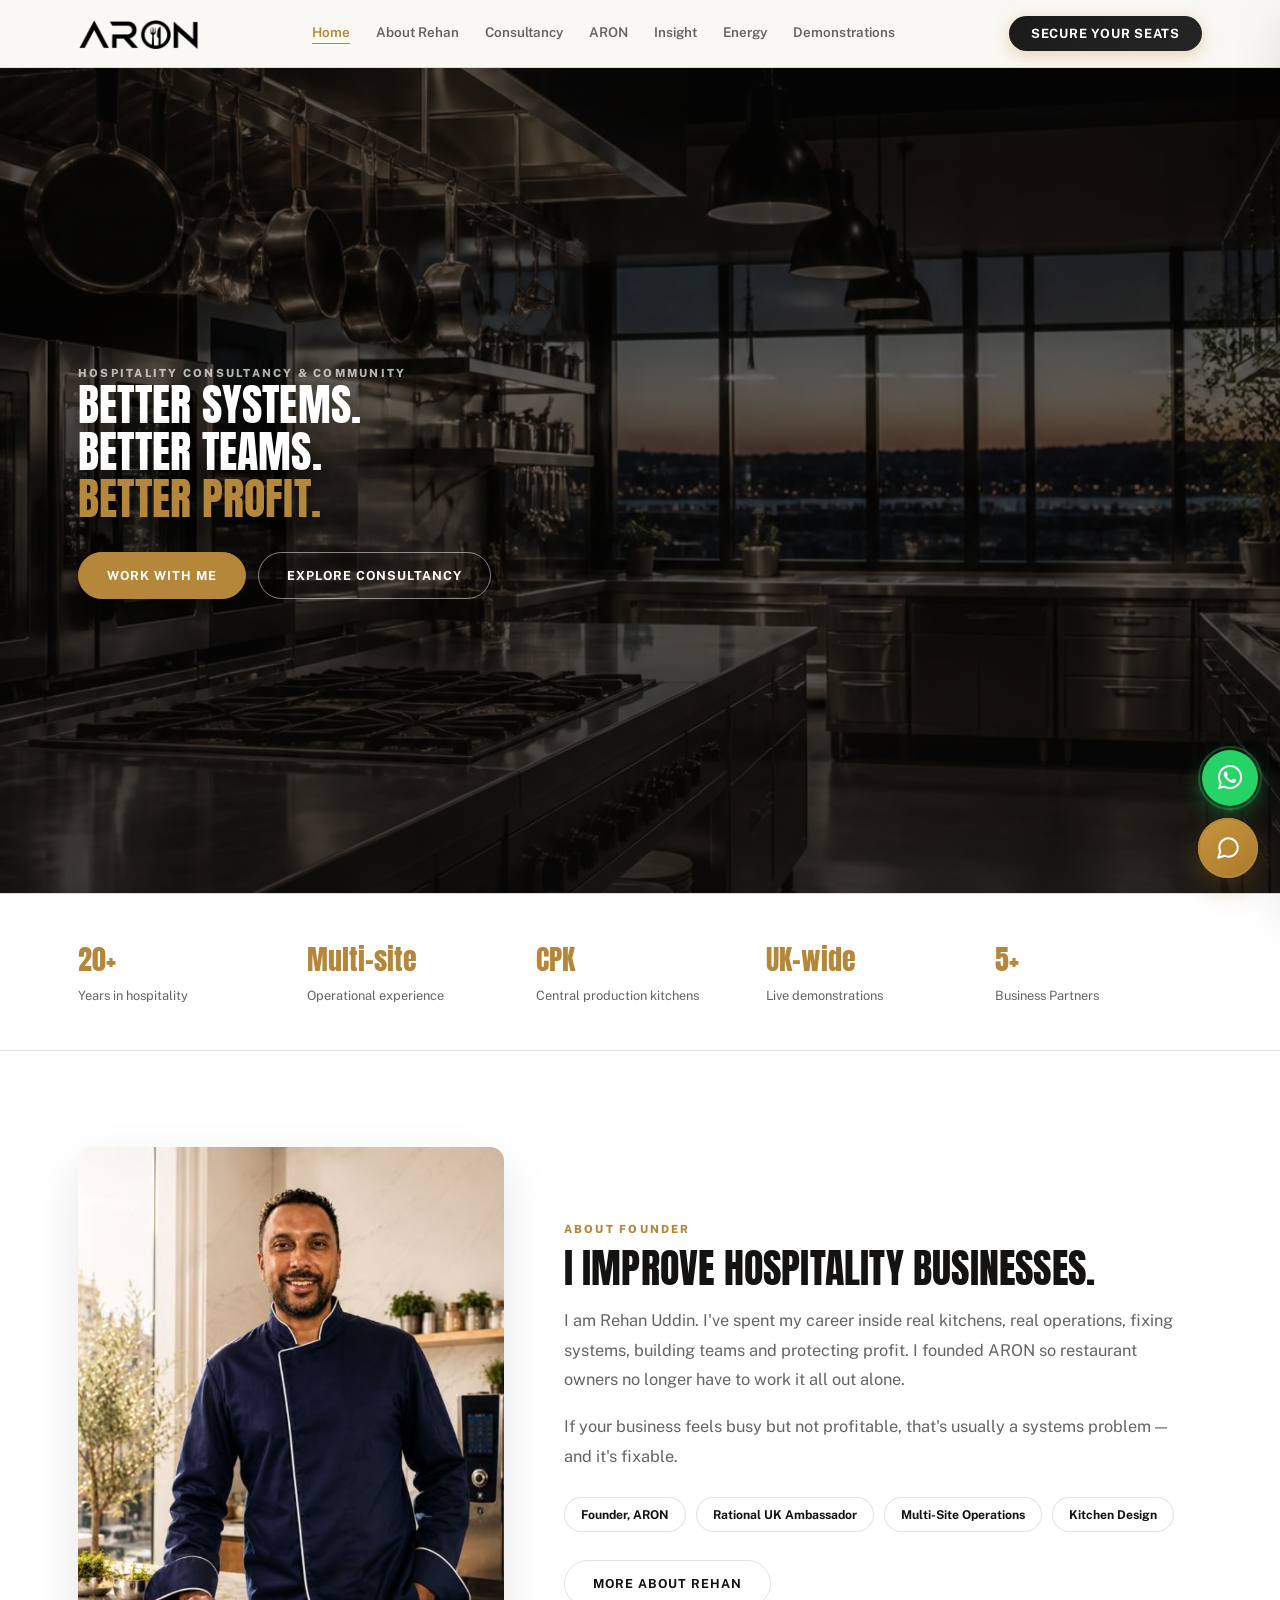
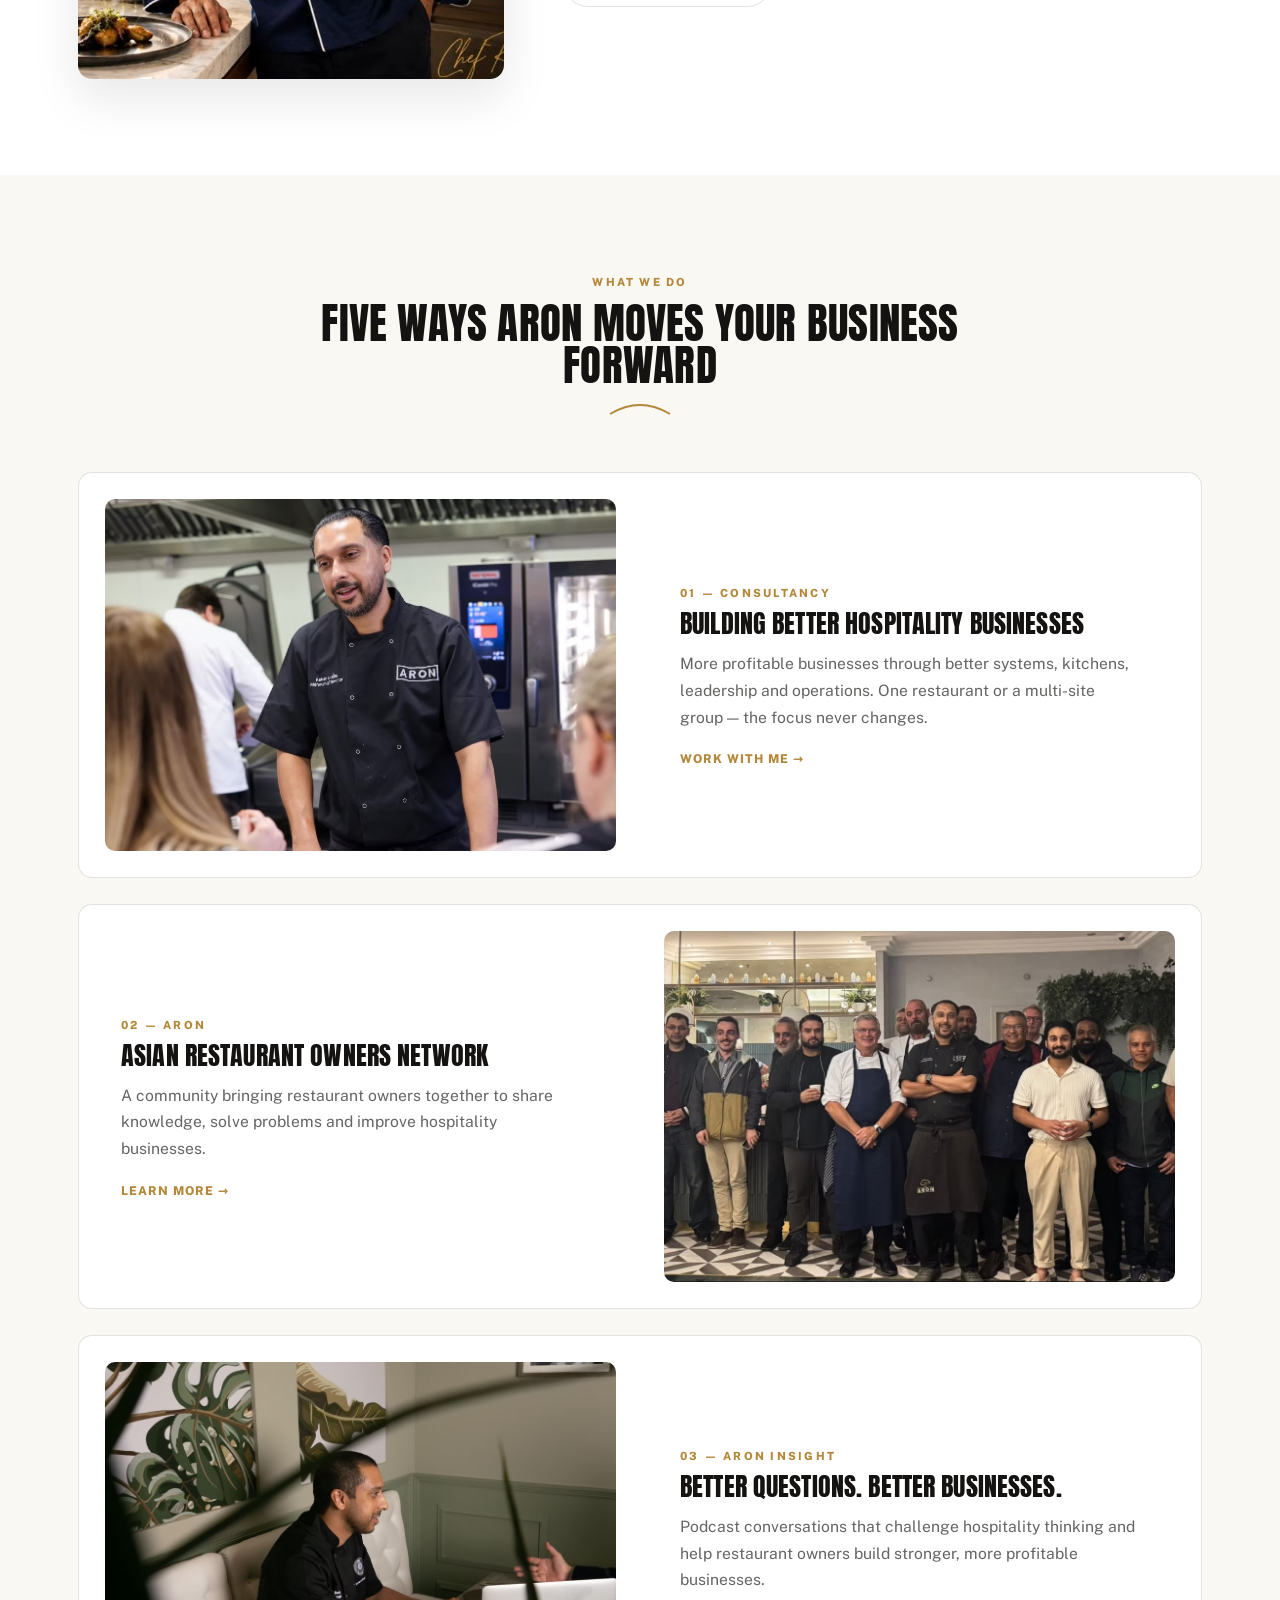
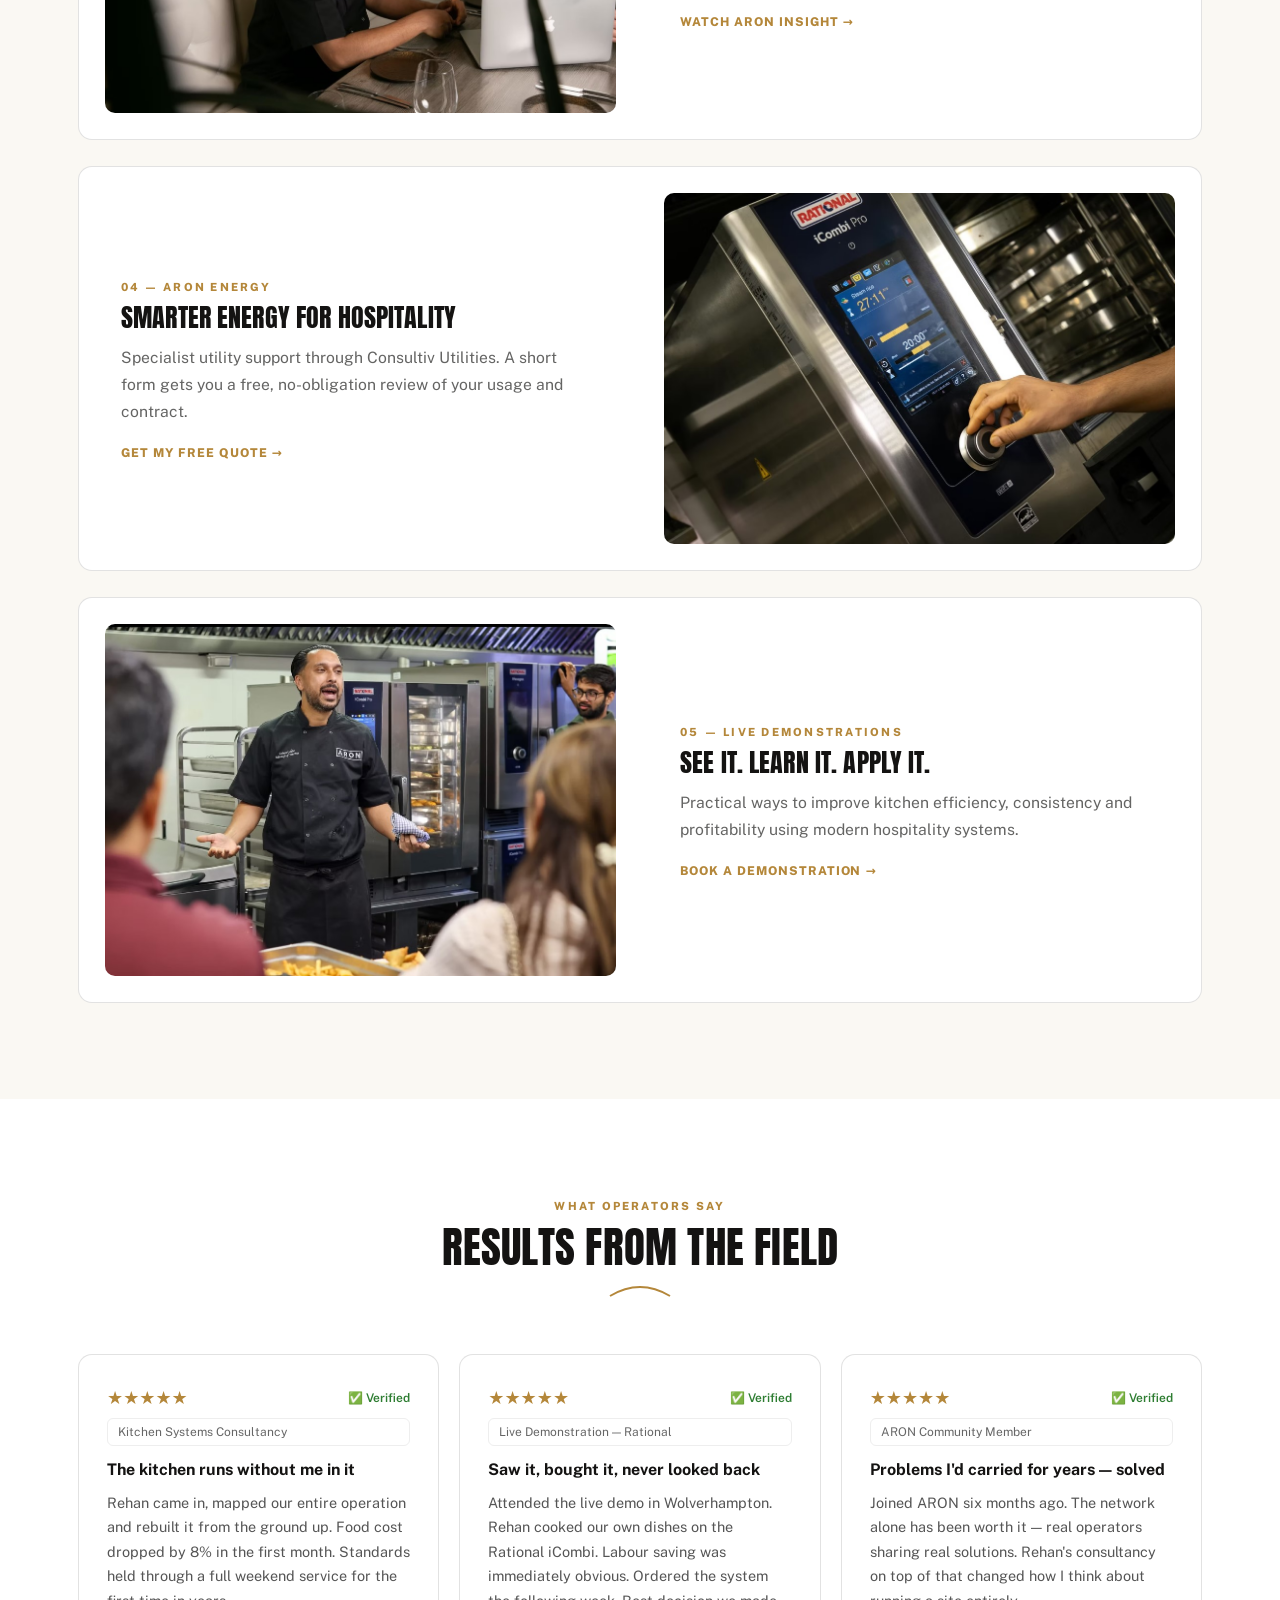
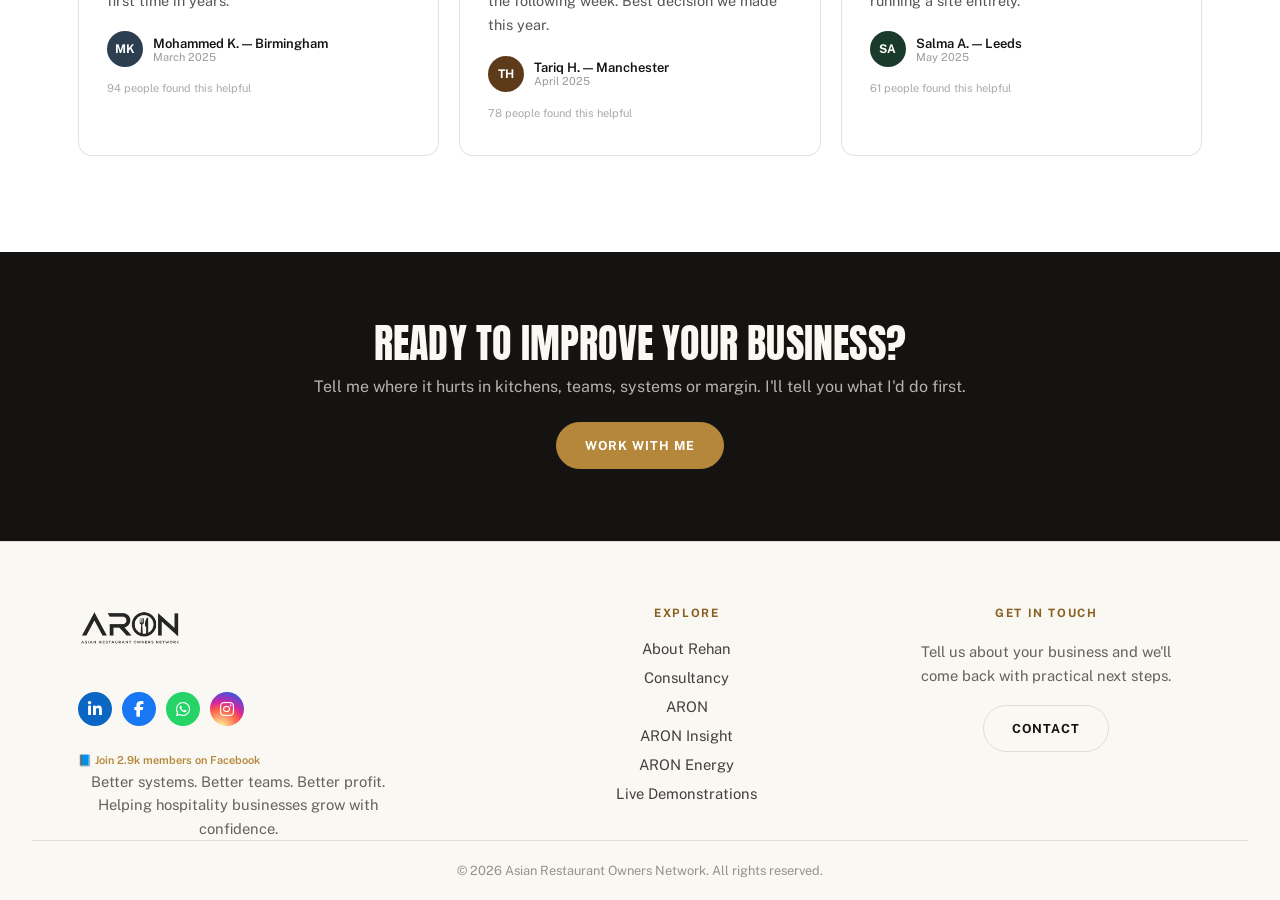
<file: index.html>
<!DOCTYPE html>
<html lang="en">

<head>
  <meta charset="UTF-8">

  <meta name="viewport" content="width=device-width, initial-scale=1.0">

  <title>ARON</title>

  <meta
    name="description"
    content="ARON helps hospitality businesses become more profitable through better kitchen systems, leadership and operations. Consultancy by Rehan Uddin. UK-wide."
  >

  <meta
    property="og:title"
    content="ARON | Hospitality Consultancy & Kitchen Systems — Rehan Uddin"
  >

  <meta
    property="og:description"
    content="ARON helps hospitality businesses become more profitable through better kitchen systems, leadership and operations. Consultancy by Rehan Uddin. UK-wide."
  >

  <meta property="og:type" content="website">

  <meta name="twitter:card" content="summary_large_image">

  <!-- Favicon -->
  <link rel="icon" href="/favicon.ico" sizes="any">
  <link rel="icon" type="image/png" href="/favicon.png">

  <!-- Google Fonts -->
  <link rel="preconnect" href="https://fonts.googleapis.com">
  <link rel="preconnect" href="https://fonts.gstatic.com" crossorigin>

  <link
    href="https://fonts.googleapis.com/css2?family=Anton&family=Public+Sans:wght@400;500;600;700;800&display=swap"
    rel="stylesheet"
  >

  <!-- Font Awesome -->
  <link
    rel="stylesheet"
    href="https://cdnjs.cloudflare.com/ajax/libs/font-awesome/6.5.2/css/all.min.css"
  >

  <!-- Main CSS -->
  <link rel="stylesheet" href="assets/css/styles.css?v=2.0">

  <style>
    /* ✅ ONLY THIS — DELETE ALL OLD DUPLICATE CODE */

.nav-seat-btn {
  display: inline-flex !important;
  align-items: center !important;
  justify-content: center !important;
  background: linear-gradient(145deg, #1a1a1a, #262525) !important;
  color: #ffffff !important;
  padding: 10px 22px !important;
  font-family: "Public Sans", sans-serif !important;
  font-size: 0.8rem !important;
  font-weight: 700 !important;
  text-transform: uppercase !important;
  letter-spacing: 0.06em !important;
  text-decoration: none !important;
  border-radius: 999px !important;
  white-space: nowrap !important;
  cursor: pointer !important;
  box-shadow: 0 4px 16px rgba(180, 135, 58, 0.35) !important;
  animation: secureSeatPulse 2.4s ease-in-out infinite,
             goldBlink 1s ease-in-out infinite !important;
}

.nav-seat-btn:hover {
  background: linear-gradient(145deg, #d8a348, #b88634) !important;
  color: #ffffff !important;
  transform: translateY(-2px) !important;
  box-shadow: 0 8px 24px rgba(180, 135, 58, 0.5) !important;
  text-decoration: none !important;
  animation: none !important;
}

@keyframes secureSeatPulse {
  0%, 100% {
    box-shadow: 0 4px 16px rgba(180, 135, 58, 0.35);
  }
  50% {
    box-shadow: 0 4px 24px rgba(180, 135, 58, 0.7),
                0 0 0 5px rgba(180, 135, 58, 0.18);
  }
}

@keyframes goldBlink {
  0%, 100% { opacity: 1; }
  50%       { opacity: 0.15; }
}
    .whatsapp-float {
      position: fixed !important;
      right: 22px !important;
      bottom: 94px !important;
      width: 56px !important;
      height: 56px !important;
      display: flex !important;
      align-items: center !important;
      justify-content: center !important;
      background: #25D366 !important;
      color: #ffffff !important;
      border-radius: 50% !important;
      font-size: 28px !important;
      text-decoration: none !important;
      z-index: 299 !important;
      box-shadow: 0 8px 22px rgba(37, 211, 102, 0.38) !important;
      transition: transform 0.25s ease, box-shadow 0.25s !important;
    }

    .whatsapp-float:hover {
      color: #ffffff !important;
      transform: translateY(-3px) scale(1.06) !important;
      box-shadow: 0 12px 28px rgba(37, 211, 102, 0.52) !important;
      text-decoration: none !important;
    }

    @media (max-width: 980px) {
      nav {
        display: flex !important;
        align-items: center !important;
        justify-content: space-between !important;
      }
      .nav-seat-btn {
        display: inline-flex !important;
        padding: 7px 14px !important;
        font-size: 0.72rem !important;
        letter-spacing: 0.04em !important;
        margin-left: auto !important;
        margin-right: 12px !important;
      }
      .burger {
        margin-left: 0 !important;
      }
    }

    @media (max-width: 640px) {
      .chat-fab {
        width: 48px !important;
        height: 48px !important;
        right: 16px !important;
        bottom: 16px !important;
      }
      .whatsapp-float {
        width: 48px !important;
        height: 48px !important;
        right: 16px !important;
        bottom: 74px !important;
        font-size: 24px !important;
      }
    }

    @media (max-width: 480px) {
      .nav-seat-btn {
        padding: 6px 10px !important;
        font-size: 0.65rem !important;
        letter-spacing: 0.03em !important;
        margin-right: 8px !important;
      }
    }
  </style>

</head>


<body>


  <!-- =====================================================
       WHATSAPP FLOATING BUTTON
       ===================================================== -->

  <a
    href="https://wa.me/447795161230"
    class="whatsapp-float"
    target="_blank"
    rel="noopener noreferrer"
    aria-label="Chat with ARON on WhatsApp"
    title="Chat with ARON on WhatsApp"
  >
    <i class="fa-brands fa-whatsapp"></i>
  </a>


  <!-- =====================================================
       ANIMATED INTRO
       ===================================================== -->

  <div id="intro">

    <div class="intro-mark">
      <img
        src="assets/images/aron-logo.png"
        alt="ARON"
      >
    </div>

    <div class="intro-line"></div>

    <div class="intro-sub">
      Asian Restaurant Owners Network
    </div>

  </div>


  <!-- =====================================================
       HEADER / NAVIGATION
       ===================================================== -->

  <header>

    <nav>

      <!-- Logo -->

      <a
        href="index.html"
        class="logo"
        aria-label="ARON home"
      >
        <img
          src="assets/images/aron-logo.png"
          alt="ARON"
        >
      </a>


      <!-- Desktop Navigation -->

      <div class="navlinks">

        <a
          href="index.html"
          class="active"
        >
          Home
        </a>

        <a href="about.html">
          About Rehan
        </a>

        <a href="consultancy.html">
          Consultancy
        </a>

        <a href="aron.html">
          ARON
        </a>

        <a href="insight.html">
          Insight
        </a>

        <a
          href="https://consultivutilities.com/"
          target="_blank"
          rel="noopener noreferrer"
        >
          Energy
        </a>

        <a href="live-demonstrations.html">
          Demonstrations
        </a>

      </div>


      <!-- =================================================
           SECURE YOUR SEATS
           ================================================= -->

      <a
        href="live-demonstrations.html"
        class="nav-seat-btn"
        aria-label="Secure your seat at a live demonstration"
      >
        Secure Your Seats
      </a>


      <!-- Mobile Menu Button -->

      <button
        class="burger"
        id="burger"
        aria-label="Open menu"
        type="button"
      >

        <span></span>
        <span></span>
        <span></span>

      </button>

    </nav>

  </header>


  <!-- =====================================================
       MOBILE DRAWER
       ===================================================== -->

  <div
    class="mobile-drawer"
    id="drawer"
  >

    <button
      class="drawer-close"
      id="drawerClose"
      aria-label="Close menu"
      type="button"
    >
      ✕
    </button>


    <nav class="drawer-nav">

      <a
        href="index.html"
        class="active"
      >
        Home
      </a>

      <a href="about.html">
        About Rehan
      </a>

      <a href="consultancy.html">
        Consultancy
      </a>

      <a href="aron.html">
        ARON
      </a>

      <a href="insight.html">
        ARON Insight
      </a>

      <a
        href="https://consultivutilities.com/"
        target="_blank"
        rel="noopener noreferrer"
      >
        ARON Energy
      </a>

      <a href="live-demonstrations.html">
        Live Demonstrations
      </a>

      <a
        href="contact.html"
        class="drawer-cta"
      >
        Contact
      </a>

    </nav>

  </div>


  <div
    class="drawer-overlay"
    id="drawerOverlay"
  ></div>


  <!-- =====================================================
       HERO
       ===================================================== -->

  <section
    class="hero hero-full"
    tabindex="0"
  >

    <img
      class="hero-bg"
      src="assets/images/hero.jpg"
      style="object-position:center center;"
      alt="Modern professional commercial kitchen"
      width="1800"
      height="1100"
    >


    <div class="hero-inner hero-overlay">

      <span class="eyebrow reveal">
        Hospitality Consultancy & Community
      </span>


      <h1 class="reveal reveal-d1">

        Better systems.<br>
        Better teams.<br>

        <span class="accent">
          Better profit.
        </span>

      </h1>


      <div class="hero-ctas reveal reveal-d3">

        <a
          href="contact.html"
          class="btn btn-solid"
        >
          Work With Me
        </a>

        <a
          href="consultancy.html"
          class="btn btn-ghost"
        >
          Explore Consultancy
        </a>

      </div>

    </div>

  </section>


  <!-- =====================================================
       STATS
       ===================================================== -->

  <section class="stats">

    <div class="wrap">

      <div class="stat reveal">

        <span class="num">
          20+
        </span>

        <span class="label">
          Years in hospitality
        </span>

      </div>


      <div class="stat reveal reveal-d1">

        <span class="num">
          Multi-site
        </span>

        <span class="label">
          Operational experience
        </span>

      </div>


      <div class="stat reveal reveal-d2">

        <span class="num">
          CPK
        </span>

        <span class="label">
          Central production kitchens
        </span>

      </div>


      <div class="stat reveal reveal-d3">

        <span class="num">
          UK-wide
        </span>

        <span class="label">
          Live demonstrations
        </span>

      </div>


      <div class="stat reveal reveal-d3">

        <span class="num">
          5+
        </span>

        <span class="label">
          Business Partners
        </span>

      </div>

    </div>

  </section>


  <!-- =====================================================
       ABOUT REHAN
       ===================================================== -->

  <section class="block about alt">

    <div class="wrap">


      <div class="about-photo reveal">

        <img
          src="assets/images/rehan.jpg"
          alt="Rehan Uddin, founder of ARON"
          loading="lazy"
          width="1200"
          height="1500"
          style="object-position:top;"
        >

      </div>


      <div>

        <span class="eyebrow reveal">
          About Founder
        </span>


        <h2 class="reveal reveal-d1">
          I improve hospitality businesses.
        </h2>


        <p class="reveal reveal-d2">
          I am Rehan Uddin. I've spent my career inside real kitchens,
          real operations, fixing systems, building teams and protecting
          profit. I founded ARON so restaurant owners no longer have to
          work it all out alone.
        </p>


        <p class="reveal reveal-d2">
          If your business feels busy but not profitable, that's usually
          a systems problem — and it's fixable.
        </p>


        <div class="credentials reveal reveal-d3">

          <span>
            Founder, ARON
          </span>

          <span>
            Rational UK Ambassador
          </span>

          <span>
            Multi-Site Operations
          </span>

          <span>
            Kitchen Design
          </span>

        </div>


        <div
          style="margin-top:28px"
          class="reveal reveal-d3"
        >

          <a
            href="about.html"
            class="btn btn-ghost"
          >
            More About Rehan
          </a>

        </div>

      </div>

    </div>

  </section>


  <!-- =====================================================
       PILLARS
       ===================================================== -->

  <section class="block">

    <div class="wrap">


      <div class="section-head reveal">

        <span class="eyebrow">
          What We Do
        </span>


        <h2>
          Five ways ARON moves your business forward
        </h2>


        <span class="arc">

          <svg viewBox="0 0 64 14">

            <path
              d="M2 12 Q32 -6 62 12"
              stroke="#b4873a"
              stroke-width="2"
              fill="none"
            />

          </svg>

        </span>

      </div>


      <div class="pillar-rows">


        <!-- 01 -->

        <a
          href="consultancy.html"
          class="pillar-row reveal"
        >

          <div class="pillar-img">

            <img
              src="assets/images/consultancy.jpg"
              alt="Consultancy session in a modern restaurant"
              loading="lazy"
              width="1200"
              height="840"
            >

          </div>


          <div class="pillar-text">

            <span class="eyebrow">
              01 — Consultancy
            </span>


            <h3>
              Building Better Hospitality Businesses
            </h3>


            <p>
              More profitable businesses through better systems,
              kitchens, leadership and operations. One restaurant
              or a multi-site group — the focus never changes.
            </p>


            <span class="go">
              Work With Me →
            </span>

          </div>

        </a>


        <!-- 02 -->

        <a
          href="aron.html"
          class="pillar-row reverse reveal"
        >

          <div class="pillar-img">

            <img
              src="assets/images/aron.jpg"
              alt="Restaurant owners meeting as a community"
              loading="lazy"
              width="1200"
              height="840"
            >

          </div>


          <div class="pillar-text">

            <span class="eyebrow">
              02 — ARON
            </span>


            <h3>
              Asian Restaurant Owners Network
            </h3>


            <p>
              A community bringing restaurant owners together
              to share knowledge, solve problems and improve
              hospitality businesses.
            </p>


            <span class="go">
              Learn More →
            </span>

          </div>

        </a>


        <!-- 03 -->

        <a
          href="insight.html"
          class="pillar-row reveal"
        >

          <div class="pillar-img">

            <img
              src="assets/images/insight.jpg"
              alt="ARON Insight podcast studio"
              loading="lazy"
              width="1200"
              height="840"
            >

          </div>


          <div class="pillar-text">

            <span class="eyebrow">
              03 — ARON Insight
            </span>


            <h3>
              Better Questions. Better Businesses.
            </h3>


            <p>
              Podcast conversations that challenge hospitality
              thinking and help restaurant owners build stronger,
              more profitable businesses.
            </p>


            <span class="go">
              Watch ARON Insight →
            </span>

          </div>

        </a>


        <!-- 04 -->

        <a
          href="https://consultivutilities.com/"
          target="_blank"
          rel="noopener noreferrer"
          class="pillar-row reverse reveal"
        >

          <div class="pillar-img">

            <img
              src="assets/images/energy.jpg"
              alt="Bright modern restaurant interior"
              loading="lazy"
              width="1200"
              height="840"
            >

          </div>


          <div class="pillar-text">

            <span class="eyebrow">
              04 — ARON Energy
            </span>


            <h3>
              Smarter Energy for Hospitality
            </h3>


            <p>
              Specialist utility support through Consultiv Utilities.
              A short form gets you a free, no-obligation review of
              your usage and contract.
            </p>


            <span class="go">
              Get My Free Quote →
            </span>

          </div>

        </a>


        <!-- 05 -->

        <a
          href="live-demonstrations.html"
          class="pillar-row reveal"
        >

          <div class="pillar-img">

            <img
              src="assets/images/demos.jpg"
              alt="Live kitchen equipment demonstration"
              loading="lazy"
              width="1200"
              height="840"
            >

          </div>


          <div class="pillar-text">

            <span class="eyebrow">
              05 — Live Demonstrations
            </span>


            <h3>
              See It. Learn It. Apply It.
            </h3>


            <p>
              Practical ways to improve kitchen efficiency,
              consistency and profitability using modern
              hospitality systems.
            </p>


            <span class="go">
              Book a Demonstration →
            </span>

          </div>

        </a>


      </div>

    </div>

  </section>


  <!-- =====================================================
       REVIEWS
       ===================================================== -->

  <section class="block alt">

    <div class="wrap">


      <div class="section-head reveal">

        <span class="eyebrow">
          What Operators Say
        </span>


        <h2>
          Results from the field
        </h2>


        <span class="arc">

          <svg viewBox="0 0 64 14">

            <path
              d="M2 12 Q32 -6 62 12"
              stroke="#b4873a"
              stroke-width="2"
              fill="none"
            />

          </svg>

        </span>

      </div>


      <div
        class="card-grid"
        style="margin-top:28px"
      >


        <!-- REVIEW 1 -->

        <div class="card reveal">

          <div
            style="
              display:flex;
              justify-content:space-between;
              align-items:center;
              margin-bottom:10px;
            "
          >

            <div
              style="
                color:#b4873a;
                font-size:18px;
              "
            >
              ★★★★★
            </div>


            <span
              style="
                color:#2e7d32;
                font-size:12px;
                font-weight:600;
              "
            >
              ✅ Verified
            </span>

          </div>


          <div
            style="
              border:1px solid #eee;
              border-radius:6px;
              padding:6px 10px;
              font-size:12px;
              color:#666;
              margin-bottom:14px;
            "
          >
            Kitchen Systems Consultancy
          </div>


          <h4
            style="
              font-size:1rem;
              margin-bottom:10px;
            "
          >
            The kitchen runs without me in it
          </h4>


          <p
            style="
              font-size:0.9rem;
              color:#555;
              line-height:1.7;
            "
          >
            Rehan came in, mapped our entire operation and rebuilt
            it from the ground up. Food cost dropped by 8% in the
            first month. Standards held through a full weekend
            service for the first time in years.
          </p>


          <div
            style="
              display:flex;
              align-items:center;
              gap:10px;
              margin-top:18px;
            "
          >

            <div
              style="
                width:36px;
                height:36px;
                border-radius:50%;
                background:#2c3e50;
                color:white;
                display:flex;
                align-items:center;
                justify-content:center;
                font-size:12px;
                font-weight:700;
              "
            >
              MK
            </div>


            <div>

              <div
                style="
                  font-size:13px;
                  font-weight:600;
                "
              >
                Mohammed K. — Birmingham
              </div>

              <div
                style="
                  font-size:11px;
                  color:#999;
                "
              >
                March 2025
              </div>

            </div>

          </div>


          <p
            style="
              font-size:11px;
              color:#aaa;
              margin-top:12px;
            "
          >
            94 people found this helpful
          </p>

        </div>


        <!-- REVIEW 2 -->

        <div class="card reveal reveal-d1">

          <div
            style="
              display:flex;
              justify-content:space-between;
              align-items:center;
              margin-bottom:10px;
            "
          >

            <div
              style="
                color:#b4873a;
                font-size:18px;
              "
            >
              ★★★★★
            </div>


            <span
              style="
                color:#2e7d32;
                font-size:12px;
                font-weight:600;
              "
            >
              ✅ Verified
            </span>

          </div>


          <div
            style="
              border:1px solid #eee;
              border-radius:6px;
              padding:6px 10px;
              font-size:12px;
              color:#666;
              margin-bottom:14px;
            "
          >
            Live Demonstration — Rational
          </div>


          <h4
            style="
              font-size:1rem;
              margin-bottom:10px;
            "
          >
            Saw it, bought it, never looked back
          </h4>


          <p
            style="
              font-size:0.9rem;
              color:#555;
              line-height:1.7;
            "
          >
            Attended the live demo in Wolverhampton. Rehan cooked
            our own dishes on the Rational iCombi. Labour saving
            was immediately obvious. Ordered the system the
            following week. Best decision we made this year.
          </p>


          <div
            style="
              display:flex;
              align-items:center;
              gap:10px;
              margin-top:18px;
            "
          >

            <div
              style="
                width:36px;
                height:36px;
                border-radius:50%;
                background:#5d3a1a;
                color:white;
                display:flex;
                align-items:center;
                justify-content:center;
                font-size:12px;
                font-weight:700;
              "
            >
              TH
            </div>


            <div>

              <div
                style="
                  font-size:13px;
                  font-weight:600;
                "
              >
                Tariq H. — Manchester
              </div>

              <div
                style="
                  font-size:11px;
                  color:#999;
                "
              >
                April 2025
              </div>

            </div>

          </div>


          <p
            style="
              font-size:11px;
              color:#aaa;
              margin-top:12px;
            "
          >
            78 people found this helpful
          </p>

        </div>


        <!-- REVIEW 3 -->

        <div class="card reveal reveal-d2">

          <div
            style="
              display:flex;
              justify-content:space-between;
              align-items:center;
              margin-bottom:10px;
            "
          >

            <div
              style="
                color:#b4873a;
                font-size:18px;
              "
            >
              ★★★★★
            </div>


            <span
              style="
                color:#2e7d32;
                font-size:12px;
                font-weight:600;
              "
            >
              ✅ Verified
            </span>

          </div>


          <div
            style="
              border:1px solid #eee;
              border-radius:6px;
              padding:6px 10px;
              font-size:12px;
              color:#666;
              margin-bottom:14px;
            "
          >
            ARON Community Member
          </div>


          <h4
            style="
              font-size:1rem;
              margin-bottom:10px;
            "
          >
            Problems I'd carried for years — solved
          </h4>


          <p
            style="
              font-size:0.9rem;
              color:#555;
              line-height:1.7;
            "
          >
            Joined ARON six months ago. The network alone has
            been worth it — real operators sharing real solutions.
            Rehan's consultancy on top of that changed how I
            think about running a site entirely.
          </p>


          <div
            style="
              display:flex;
              align-items:center;
              gap:10px;
              margin-top:18px;
            "
          >

            <div
              style="
                width:36px;
                height:36px;
                border-radius:50%;
                background:#1a3a2c;
                color:white;
                display:flex;
                align-items:center;
                justify-content:center;
                font-size:12px;
                font-weight:700;
              "
            >
              SA
            </div>


            <div>

              <div
                style="
                  font-size:13px;
                  font-weight:600;
                "
              >
                Salma A. — Leeds
              </div>

              <div
                style="
                  font-size:11px;
                  color:#999;
                "
              >
                May 2025
              </div>

            </div>

          </div>


          <p
            style="
              font-size:11px;
              color:#aaa;
              margin-top:12px;
            "
          >
            61 people found this helpful
          </p>

        </div>


      </div>

    </div>

  </section>


  <!-- =====================================================
       CTA BANNER
       ===================================================== -->

  <section class="cta-banner">

    <h2 class="reveal">
      Ready to improve your business?
    </h2>


    <p class="reveal reveal-d1">
      Tell me where it hurts in kitchens, teams, systems or margin.
      I'll tell you what I'd do first.
    </p>


    <div class="reveal reveal-d2">

      <a
        href="contact.html"
        class="btn btn-solid"
      >
        Work With Me
      </a>

    </div>

  </section>


  <!-- =====================================================
       FOOTER
       ===================================================== -->

  <footer class="site-footer">

    <div class="wrap foot-grid">


      <!-- Footer Brand -->

      <div class="foot-brand">

        <div class="foot-brand-top">

          <img
            class="foot-logo"
            src="assets/images/aron-logo-full.png"
            alt="ARON — Asian Restaurant Owners Network"
          >

        </div>


        <div class="foot-social">


          <!-- LinkedIn -->

          <a
            class="social-linkedin"
            href="https://www.linkedin.com/in/rehan-uddin-817406135/"
            aria-label="ARON on LinkedIn"
            target="_blank"
            rel="noopener noreferrer"
          >
            <i class="fa-brands fa-linkedin-in"></i>
          </a>


          <!-- Facebook -->

          <a
            class="social-facebook"
            href="https://www.facebook.com/asianrestaurantownersnetwork/?rdid=Ty0tPalzK4pDtETs"
            aria-label="Join ARON on Facebook"
            target="_blank"
            rel="noopener noreferrer"
            style="background:#1877F2;"
          >

            <i
              class="fa-brands fa-facebook-f"
              style="color:white;"
            ></i>

          </a>


          <!-- WhatsApp -->

          <a
            class="social-whatsapp"
            href="https://wa.me/447795161230"
            aria-label="Message ARON on WhatsApp"
            target="_blank"
            rel="noopener noreferrer"
          >

            <i class="fa-brands fa-whatsapp"></i>

          </a>


          <!-- Instagram -->

          <a
            class="social-instagram"
            href="https://www.instagram.com/planet_aron/"
            aria-label="ARON on Instagram"
            target="_blank"
            rel="noopener noreferrer"
          >

            <i class="fa-brands fa-instagram"></i>

          </a>


        </div>


        <p
          style="
            font-size:11px;
            color:#b4873a;
            font-weight:600;
            margin-top:6px;
          "
        >
          📘 Join 2.9k members on Facebook
        </p>


        <p>
          Better systems. Better teams. Better profit.
          Helping hospitality businesses grow with confidence.
        </p>

      </div>


      <!-- Footer Explore -->

      <div class="foot-explore">

        <span class="eyebrow">
          Explore
        </span>


        <a href="about.html">
          About Rehan
        </a>

        <a href="consultancy.html">
          Consultancy
        </a>

        <a href="aron.html">
          ARON
        </a>

        <a href="insight.html">
          ARON Insight
        </a>

        <a
          href="https://consultivutilities.com/"
          target="_blank"
          rel="noopener noreferrer"
        >
          ARON Energy
        </a>

        <a href="live-demonstrations.html">
          Live Demonstrations
        </a>

      </div>


      <!-- Footer Contact -->

      <div class="foot-contact">

        <span class="eyebrow">
          Get In Touch
        </span>


        <p>
          Tell us about your business and we'll come back
          with practical next steps.
        </p>


        <a
          href="contact.html"
          class="btn btn-ghost"
        >
          Contact
        </a>

      </div>


    </div>


    <!-- Footer Bottom -->

    <div class="foot-bottom">

      &copy;

      <span id="yr">
        2026
      </span>

      Asian Restaurant Owners Network.
      All rights reserved.

    </div>

  </footer>


  <!-- =====================================================
       JAVASCRIPT
       ===================================================== -->

  <script src="assets/js/main.js"></script>

  <script src="assets/js/chatbot.js"></script>


</body>

</html>
</file>
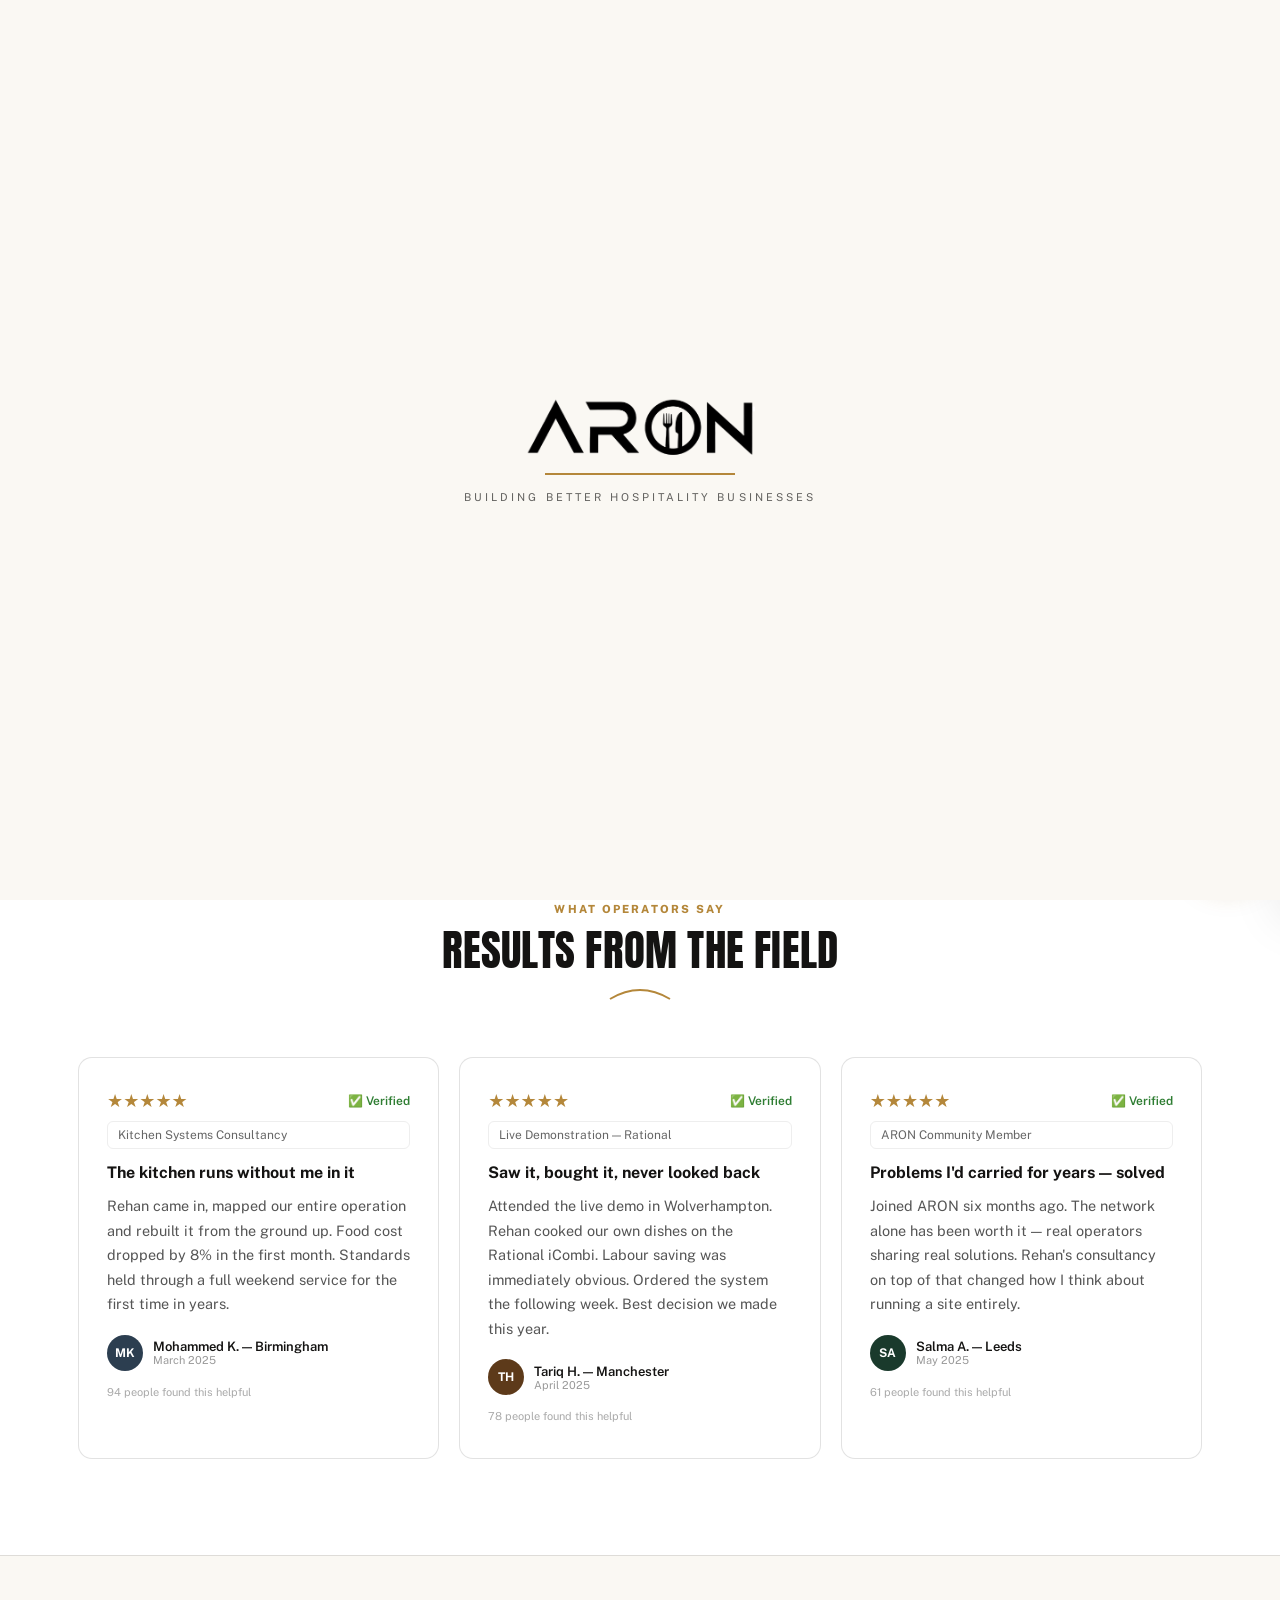
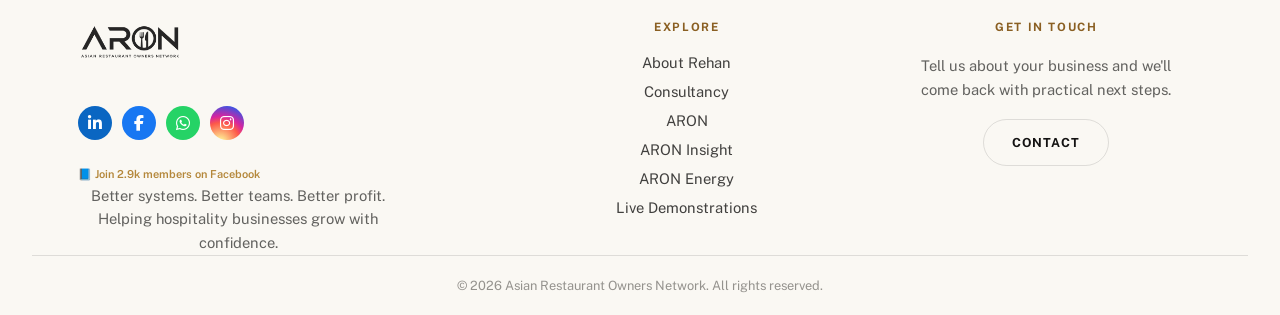
<file: about.html>
<!DOCTYPE html>
<html lang="en">
<head>
<meta charset="UTF-8">
<meta name="viewport" content="width=device-width, initial-scale=1.0">
<title>About Rehan Uddin | Hospitality Consultancy & Kitchen Systems | ARON</title>
<meta name="description" content="Rehan Uddin is a hospitality consultant specialising in kitchen systems, leadership and restaurant operations. Founder of ARON and Rational UK Ambassador.">
<meta property="og:title" content="About Rehan Uddin | Hospitality Consultancy & Kitchen Systems | ARON">
<meta property="og:description" content="Rehan Uddin is a hospitality consultant specialising in kitchen systems, leadership and restaurant operations. Founder of ARON and Rational UK Ambassador.">
<meta property="og:type" content="website">
<meta name="twitter:card" content="summary_large_image">
<link rel="icon" href="/favicon.ico" sizes="any"><link rel="icon" type="image/png" href="/favicon.png">
<link rel="preconnect" href="https://fonts.googleapis.com">
<link rel="preconnect" href="https://fonts.gstatic.com" crossorigin>
<link href="https://fonts.googleapis.com/css2?family=Anton&family=Public+Sans:wght@400;500;600;700;800&display=swap" rel="stylesheet">
<link rel="stylesheet" href="https://cdnjs.cloudflare.com/ajax/libs/font-awesome/6.5.2/css/all.min.css">
<link rel="stylesheet" href="assets/css/styles.css?v=2.0">

  <style>
    /* Critical Inline Styles for Navbar Button & WhatsApp Float */
    .nav-seat-btn {
  display: inline-flex !important;
  align-items: center !important;
  justify-content: center !important;
  background: linear-gradient(145deg, #1a1a1a, #262525) !important;
  color: #ffffff !important;
  padding: 10px 22px !important;
  font-family: "Public Sans", sans-serif !important;
  font-size: 0.8rem !important;
  font-weight: 700 !important;
  text-transform: uppercase !important;
  letter-spacing: 0.06em !important;
  text-decoration: none !important;
  border-radius: 999px !important;
  white-space: nowrap !important;
  cursor: pointer !important;
  box-shadow: 0 4px 16px rgba(180, 135, 58, 0.35) !important;
  animation: secureSeatPulse 2.4s ease-in-out infinite,
             goldBlink 1s ease-in-out infinite !important;
}

.nav-seat-btn:hover {
  background: linear-gradient(145deg, #d8a348, #b88634) !important;
  color: #ffffff !important;
  transform: translateY(-2px) !important;
  box-shadow: 0 8px 24px rgba(180, 135, 58, 0.5) !important;
  text-decoration: none !important;
  animation: none !important;
}

@keyframes secureSeatPulse {
  0%, 100% {
    box-shadow: 0 4px 16px rgba(180, 135, 58, 0.35);
  }
  50% {
    box-shadow: 0 4px 24px rgba(180, 135, 58, 0.7),
                0 0 0 5px rgba(180, 135, 58, 0.18);
  }
}

@keyframes goldBlink {
  0%, 100% { opacity: 1; }
  50%       { opacity: 0.15; }
}

    .whatsapp-float {
      position: fixed !important;
      right: 22px !important;
      bottom: 94px !important;
      width: 56px !important;
      height: 56px !important;
      display: flex !important;
      align-items: center !important;
      justify-content: center !important;
      /* background: #25D366 !important; */
      color: #ffffff !important;
      border-radius: 50% !important;
      font-size: 28px !important;
      text-decoration: none !important;
      z-index: 299 !important;
      box-shadow: 0 8px 22px rgba(37, 211, 102, 0.38) !important;
      transition: transform 0.25s ease, box-shadow 0.25s !important;
    }

    .whatsapp-float:hover {
      color: #ffffff !important;
      transform: translateY(-3px) scale(1.06) !important;
      box-shadow: 0 12px 28px rgba(37, 211, 102, 0.52) !important;
      text-decoration: none !important;
    }

    @media (max-width: 980px) {
      nav {
        display: flex !important;
        align-items: center !important;
        justify-content: space-between !important;
      }
      .nav-seat-btn {
        display: inline-flex !important;
        padding: 7px 14px !important;
        font-size: 0.72rem !important;
        letter-spacing: 0.04em !important;
        margin-left: auto !important;
        margin-right: 12px !important;
      }
      .burger {
        margin-left: 0 !important;
      }
    }

    @media (max-width: 640px) {
      .chat-fab {
        width: 48px !important;
        height: 48px !important;
        right: 16px !important;
        bottom: 16px !important;
      }
      .whatsapp-float {
        width: 48px !important;
        height: 48px !important;
        right: 16px !important;
        bottom: 74px !important;
        font-size: 24px !important;
      }
    }

    @media (max-width: 480px) {
      .nav-seat-btn {
        padding: 6px 10px !important;
        font-size: 0.65rem !important;
        letter-spacing: 0.03em !important;
        margin-right: 8px !important;
      }
    }
  </style>

</head>
<body>

  <a href="https://wa.me/447795161230" class="whatsapp-float" target="_blank" rel="noopener noreferrer" aria-label="Chat with ARON on WhatsApp" title="Chat with ARON on WhatsApp">
    <i class="fa-brands fa-whatsapp"></i>
  </a>

<div id="intro">
  <div class="intro-mark"><img src="assets/images/aron-logo.png" alt="ARON"></div>
  <div class="intro-line"></div>
  <div class="intro-sub">Building Better Hospitality Businesses</div>
</div>

<header>
  <nav>
    <a href="index.html" class="logo" aria-label="ARON home"><img src="assets/images/aron-logo.png" alt="ARON"></a>
    <div class="navlinks">
      <a href="index.html">Home</a>
      <a href="about.html" class="active">About Rehan</a>
      <a href="consultancy.html">Consultancy</a>
      <a href="aron.html">ARON</a>
      <a href="insight.html">Insight</a>
      <a href="https://consultivutilities.com/" target="_blank" rel="noopener">Energy</a>
      <a href="live-demonstrations.html">Demonstrations</a>
    </div>
    <a href="live-demonstrations.html" class="nav-seat-btn" aria-label="Secure your seat at a live demonstration">Secure Your Seats</a>
    <button class="burger" id="burger" aria-label="Open menu"><span></span><span></span><span></span></button>
  </nav>
</header>

<div class="mobile-drawer" id="drawer">
  <button class="drawer-close" id="drawerClose" aria-label="Close menu">✕</button>
  <nav class="drawer-nav">
    <a href="index.html">Home</a>
    <a href="about.html" class="active">About Rehan</a>
    <a href="consultancy.html">Consultancy</a>
    <a href="aron.html">ARON</a>
    <a href="insight.html">ARON Insight</a>
    <a href="https://consultivutilities.com/" target="_blank" rel="noopener">ARON Energy</a>
    <a href="live-demonstrations.html">Live Demonstrations <span style="display:inline-block;background:#b4873a;color:white;font-size:9px;font-weight:700;padding:2px 7px;border-radius:10px;margin-left:5px;vertical-align:middle;animation: blink 1.5s infinite;letter-spacing:0.03em;">Secure Your Seat</span></a>
    <a href="contact.html" class="drawer-cta">Contact</a>
  </nav>
</div>
<div class="drawer-overlay" id="drawerOverlay"></div>

<!-- <section class="page-hero"> -->
  <!-- <div class="wrap"> -->
    <!-- <h1 class="reveal">About Rehan</h1> -->
    <!-- <p class="lead reveal reveal-d1">A short introduction — not a CV.</p> -->
  <!-- </div> -->
<!-- </section> -->

  <section class="block about">
    <div class="wrap">
      <div class="about-photo reveal">
        <img src="assets/images/rehan.jpg" alt="Rehan Uddin, founder of ARON" loading="lazy" width="1200" height="1500" style="object-position:top;">
      </div>
      <div>
        <span class="eyebrow reveal">Founder, ARON</span>
        <h2 class="reveal reveal-d1">Built in real kitchens.</h2>
        <p class="reveal reveal-d2">I'm Rehan Uddin. I work with hospitality businesses to make them run better, clearer systems, stronger kitchens, better leadership and healthier profit.</p>
        <p class="reveal reveal-d2">Most owners I meet aren't short of effort. They're short of structure. My job is to install the structure, coach the team through it, and leave the business standing on its own.</p>
        <p class="reveal reveal-d2">Alongside consultancy I founded  The Asian Restaurant Owners Network, host ARON Insight, and run live demonstrations across the UK as a Rational UK Ambassador.</p>
        <div class="credentials reveal reveal-d3">
          <span>Hospitality Consultant</span><span>Multi-Site Operations</span><span>Central Production Kitchens</span><span>Rational UK Ambassador</span>
        </div>
        <div style="margin-top:30px" class="reveal reveal-d3"><a href="contact.html" class="btn btn-solid">Work With Me</a></div>
      </div>
    </div>
  </section>

<!-- ── REVIEWS SECTION ── -->
<section class="block alt">
  <div class="wrap">
    <div class="section-head reveal">
      <span class="eyebrow">What Operators Say</span>
      <h2>Results from the field</h2>
      <span class="arc"><svg viewBox="0 0 64 14"><path d="M2 12 Q32 -6 62 12" stroke="#b4873a" stroke-width="2" fill="none"/></svg></span>
    </div>

    <div class="card-grid" style="margin-top:28px">

      <div class="card reveal">
        <div style="display:flex;justify-content:space-between;align-items:center;margin-bottom:10px;">
          <div style="color:#b4873a;font-size:18px;">★★★★★</div>
          <span style="color:#2e7d32;font-size:12px;font-weight:600;">✅ Verified</span>
        </div>
        <div style="border:1px solid #eee;border-radius:6px;padding:6px 10px;font-size:12px;color:#666;margin-bottom:14px;">Kitchen Systems Consultancy</div>
        <h4 style="font-size:1rem;margin-bottom:10px;">The kitchen runs without me in it</h4>
        <p style="font-size:0.9rem;color:#555;line-height:1.7;">Rehan came in, mapped our entire operation and rebuilt it from the ground up. Food cost dropped by 8% in the first month. Standards held through a full weekend service for the first time in years.</p>
        <div style="display:flex;align-items:center;gap:10px;margin-top:18px;">
          <div style="width:36px;height:36px;border-radius:50%;background:#2c3e50;color:white;display:flex;align-items:center;justify-content:center;font-size:12px;font-weight:700;">MK</div>
          <div>
            <div style="font-size:13px;font-weight:600;">Mohammed K. — Birmingham</div>
            <div style="font-size:11px;color:#999;">March 2025</div>
          </div>
        </div>
        <p style="font-size:11px;color:#aaa;margin-top:12px;">94 people found this helpful</p>
      </div>

      <div class="card reveal reveal-d1">
        <div style="display:flex;justify-content:space-between;align-items:center;margin-bottom:10px;">
          <div style="color:#b4873a;font-size:18px;">★★★★★</div>
          <span style="color:#2e7d32;font-size:12px;font-weight:600;">✅ Verified</span>
        </div>
        <div style="border:1px solid #eee;border-radius:6px;padding:6px 10px;font-size:12px;color:#666;margin-bottom:14px;">Live Demonstration — Rational</div>
        <h4 style="font-size:1rem;margin-bottom:10px;">Saw it, bought it, never looked back</h4>
        <p style="font-size:0.9rem;color:#555;line-height:1.7;">Attended the live demo in Wolverhampton. Rehan cooked our own dishes on the Rational iCombi. Labour saving was immediately obvious. Ordered the system the following week. Best decision we made this year.</p>
        <div style="display:flex;align-items:center;gap:10px;margin-top:18px;">
          <div style="width:36px;height:36px;border-radius:50%;background:#5d3a1a;color:white;display:flex;align-items:center;justify-content:center;font-size:12px;font-weight:700;">TH</div>
          <div>
            <div style="font-size:13px;font-weight:600;">Tariq H. — Manchester</div>
            <div style="font-size:11px;color:#999;">April 2025</div>
          </div>
        </div>
        <p style="font-size:11px;color:#aaa;margin-top:12px;">78 people found this helpful</p>
      </div>

      <div class="card reveal reveal-d2">
        <div style="display:flex;justify-content:space-between;align-items:center;margin-bottom:10px;">
          <div style="color:#b4873a;font-size:18px;">★★★★★</div>
          <span style="color:#2e7d32;font-size:12px;font-weight:600;">✅ Verified</span>
        </div>
        <div style="border:1px solid #eee;border-radius:6px;padding:6px 10px;font-size:12px;color:#666;margin-bottom:14px;">ARON Community Member</div>
        <h4 style="font-size:1rem;margin-bottom:10px;">Problems I'd carried for years — solved</h4>
        <p style="font-size:0.9rem;color:#555;line-height:1.7;">Joined ARON six months ago. The network alone has been worth it — real operators sharing real solutions. Rehan's consultancy on top of that changed how I think about running a site entirely.</p>
        <div style="display:flex;align-items:center;gap:10px;margin-top:18px;">
          <div style="width:36px;height:36px;border-radius:50%;background:#1a3a2c;color:white;display:flex;align-items:center;justify-content:center;font-size:12px;font-weight:700;">SA</div>
          <div>
            <div style="font-size:13px;font-weight:600;">Salma A. — Leeds</div>
            <div style="font-size:11px;color:#999;">May 2025</div>
          </div>
        </div>
        <p style="font-size:11px;color:#aaa;margin-top:12px;">61 people found this helpful</p>
      </div>

    </div>
  </div>
</section>

<!-- ============================================================
     FOOTER — same footer block goes on every page
     (index.html, about.html, consultancy.html, aron.html,
     insight.html, energy.html, live-demonstrations.html, contact.html)
     ============================================================ -->

<footer class="site-footer">
  <div class="wrap foot-grid">

    <div class="foot-brand">
      <div class="foot-brand-top">
        <img class="foot-logo" src="assets/images/aron-logo-full.png" alt="ARON — Asian Restaurant Owners Network">
      </div>
      <div class="foot-social">
  <a class="social-linkedin" href="https://www.linkedin.com/in/rehan-uddin-817406135/" aria-label="ARON on LinkedIn" target="_blank" rel="noopener">
    <i class="fa-brands fa-linkedin-in"></i>
  </a>
  <a class="social-facebook" href="https://www.facebook.com/asianrestaurantownersnetwork/?rdid=Ty0tPalzK4pDtETs" aria-label="Join ARON on Facebook" target="_blank" rel="noopener" style="background:#1877F2;">
  <i class="fa-brands fa-facebook-f" style="color:white;"></i>
</a>
  <a class="social-whatsapp" href="https://wa.me/447795161230" aria-label="Message ARON on WhatsApp" target="_blank" rel="noopener">
    <i class="fa-brands fa-whatsapp"></i>
  </a>
  <a class="social-instagram" href="https://www.instagram.com/planet_aron/" aria-label="ARON on Instagram" target="_blank" rel="noopener">
    <i class="fa-brands fa-instagram"></i>
  </a>
</div>
<p style="font-size:11px; color:#b4873a; font-weight:600; margin-top:6px;">
  📘 Join 2.9k members on Facebook
</p>
      <p>Better systems. Better teams. Better profit. Helping hospitality businesses grow with confidence.</p>
    </div>

    <div class="foot-explore">
      <span class="eyebrow">Explore</span>
      <a href="about.html">About Rehan</a>
      <a href="consultancy.html">Consultancy</a>
      <a href="aron.html">ARON</a>
      <a href="insight.html">ARON Insight</a>
      <a href="https://consultivutilities.com/" target="_blank" rel="noopener">ARON Energy</a>
      <a href="live-demonstrations.html">Live Demonstrations</a>
    </div>

    <div class="foot-contact">
      <span class="eyebrow">Get In Touch</span>
      <p>Tell us about your business and we'll come back with practical next steps.</p>
      <a href="contact.html" class="btn btn-ghost">Contact</a>
    </div>

  </div>

  <div class="foot-bottom">
    &copy; <span id="yr">2026</span> Asian Restaurant Owners Network. All rights reserved.
  </div>
</footer>

<script src="assets/js/main.js"></script>
<script src="assets/js/chatbot.js"></script>
</body>
</html>
</file>
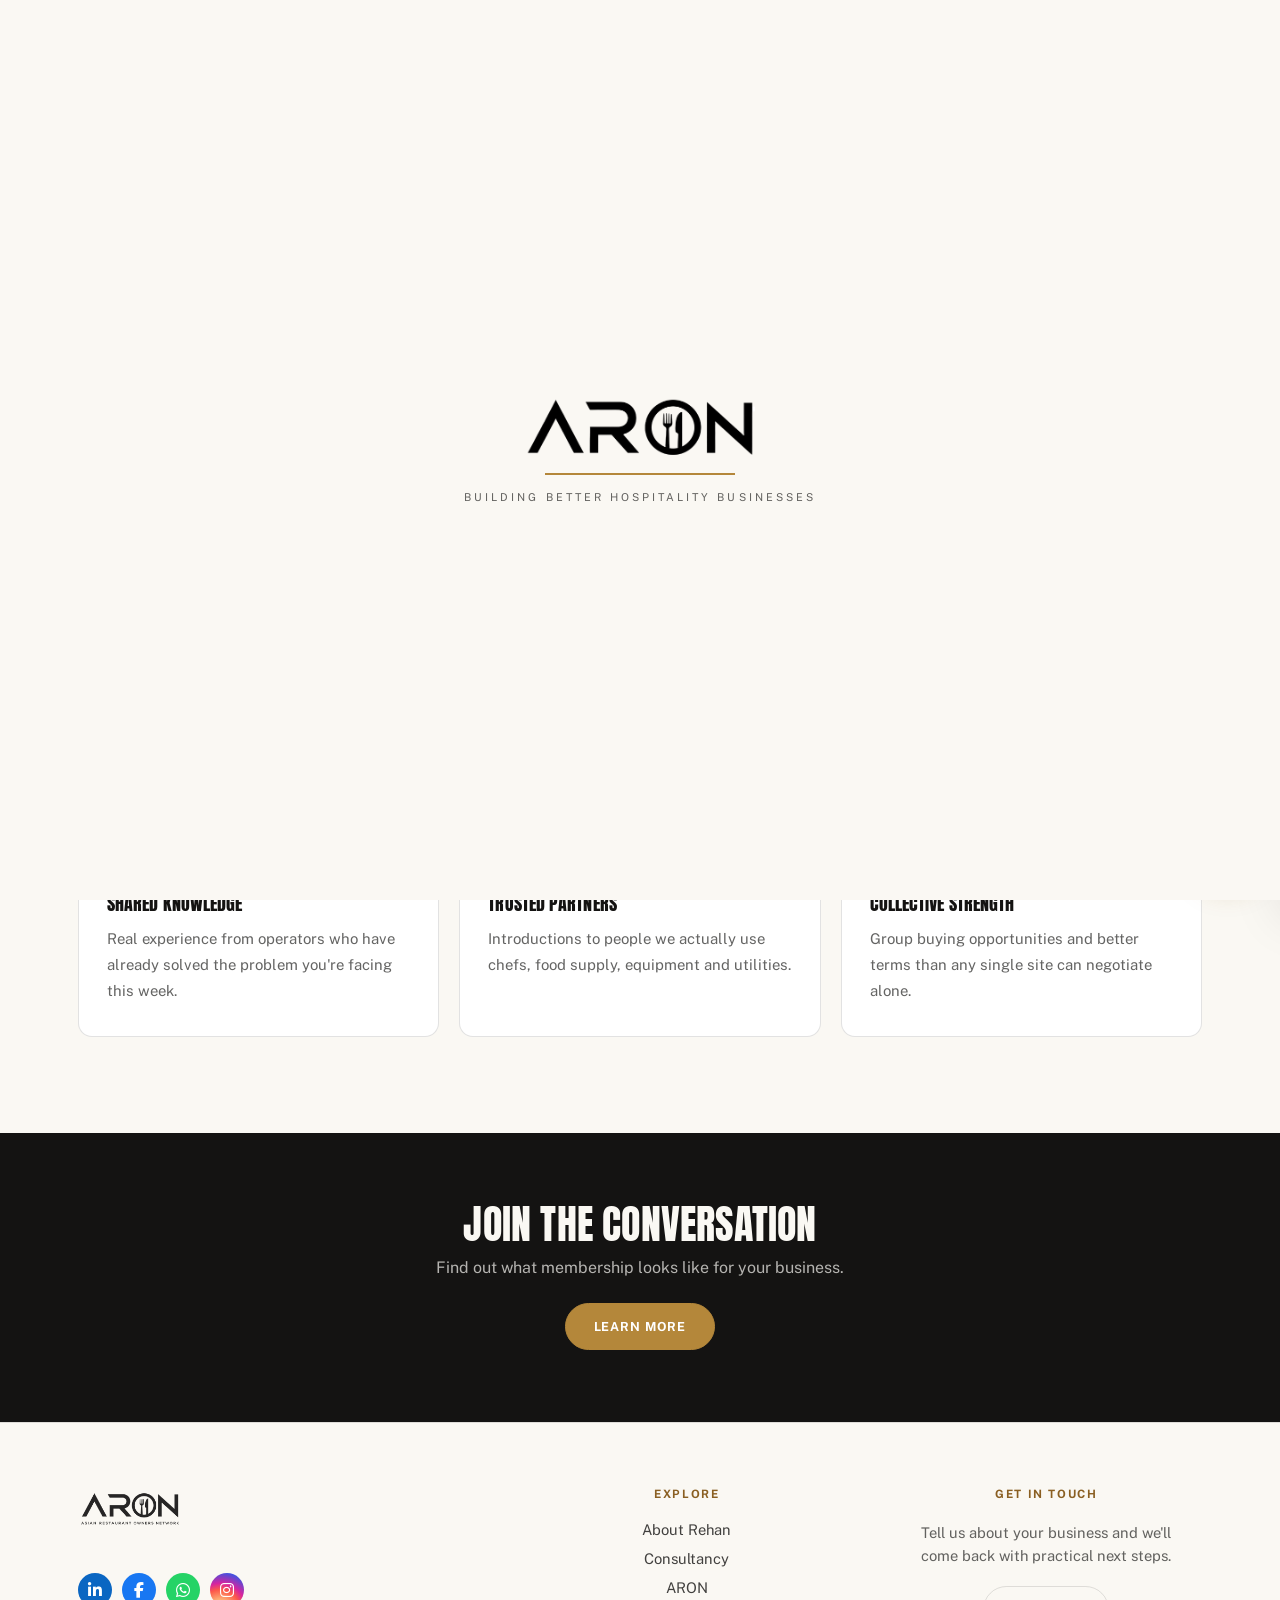
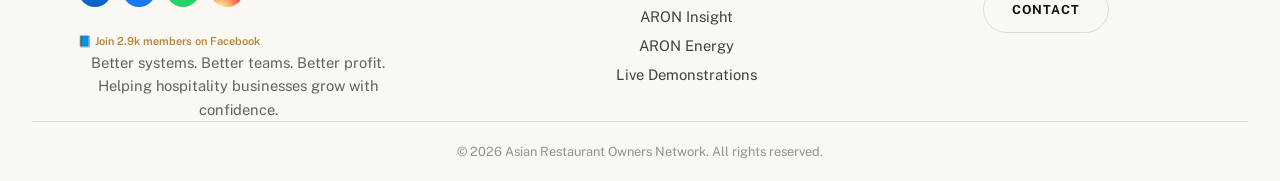
<file: aron.html>
<!DOCTYPE html>
<html lang="en">
<head>
<meta charset="UTF-8">
<meta name="viewport" content="width=device-width, initial-scale=1.0">
<title>ARON | Asian Restaurant Owners Network</title>
<meta name="description" content="ARON is the Asian Restaurant Owners Network — a community bringing restaurant owners together to share knowledge, solve problems and improve hospitality businesses.">
<meta property="og:title" content="ARON | Asian Restaurant Owners Network">
<meta property="og:description" content="ARON is the Asian Restaurant Owners Network — a community bringing restaurant owners together to share knowledge, solve problems and improve hospitality businesses.">
<meta property="og:type" content="website">
<meta name="twitter:card" content="summary_large_image">
<link rel="icon" href="/favicon.ico" sizes="any"><link rel="icon" type="image/png" href="/favicon.png">
<link rel="preconnect" href="https://fonts.googleapis.com">
<link rel="preconnect" href="https://fonts.gstatic.com" crossorigin>
<link href="https://fonts.googleapis.com/css2?family=Anton&family=Public+Sans:wght@400;500;600;700;800&display=swap" rel="stylesheet">
<link rel="stylesheet" href="https://cdnjs.cloudflare.com/ajax/libs/font-awesome/6.5.2/css/all.min.css">
<link rel="stylesheet" href="assets/css/styles.css?v=2.0">

  <style>
    /* Critical Inline Styles for Navbar Button & WhatsApp Float */
    .nav-seat-btn {
  display: inline-flex !important;
  align-items: center !important;
  justify-content: center !important;
  background: linear-gradient(145deg, #1a1a1a, #262525) !important;
  color: #ffffff !important;
  padding: 10px 22px !important;
  font-family: "Public Sans", sans-serif !important;
  font-size: 0.8rem !important;
  font-weight: 700 !important;
  text-transform: uppercase !important;
  letter-spacing: 0.06em !important;
  text-decoration: none !important;
  border-radius: 999px !important;
  white-space: nowrap !important;
  cursor: pointer !important;
  box-shadow: 0 4px 16px rgba(180, 135, 58, 0.35) !important;
  animation: secureSeatPulse 2.4s ease-in-out infinite,
             goldBlink 1s ease-in-out infinite !important;
}

.nav-seat-btn:hover {
  background: linear-gradient(145deg, #d8a348, #b88634) !important;
  color: #ffffff !important;
  transform: translateY(-2px) !important;
  box-shadow: 0 8px 24px rgba(180, 135, 58, 0.5) !important;
  text-decoration: none !important;
  animation: none !important;
}

@keyframes secureSeatPulse {
  0%, 100% {
    box-shadow: 0 4px 16px rgba(180, 135, 58, 0.35);
  }
  50% {
    box-shadow: 0 4px 24px rgba(180, 135, 58, 0.7),
                0 0 0 5px rgba(180, 135, 58, 0.18);
  }
}

@keyframes goldBlink {
  0%, 100% { opacity: 1; }
  50%       { opacity: 0.15; }
}

    .whatsapp-float {
      position: fixed !important;
      right: 22px !important;
      bottom: 94px !important;
      width: 56px !important;
      height: 56px !important;
      display: flex !important;
      align-items: center !important;
      justify-content: center !important;
      background: #25D366 !important;
      color: #ffffff !important;
      border-radius: 50% !important;
      font-size: 28px !important;
      text-decoration: none !important;
      z-index: 299 !important;
      box-shadow: 0 8px 22px rgba(37, 211, 102, 0.38) !important;
      transition: transform 0.25s ease, box-shadow 0.25s !important;
    }

    .whatsapp-float:hover {
      color: #ffffff !important;
      transform: translateY(-3px) scale(1.06) !important;
      box-shadow: 0 12px 28px rgba(37, 211, 102, 0.52) !important;
      text-decoration: none !important;
    }

    @media (max-width: 980px) {
      nav {
        display: flex !important;
        align-items: center !important;
        justify-content: space-between !important;
      }
      .nav-seat-btn {
        display: inline-flex !important;
        padding: 7px 14px !important;
        font-size: 0.72rem !important;
        letter-spacing: 0.04em !important;
        margin-left: auto !important;
        margin-right: 12px !important;
      }
      .burger {
        margin-left: 0 !important;
      }
    }

    @media (max-width: 640px) {
      .chat-fab {
        width: 48px !important;
        height: 48px !important;
        right: 16px !important;
        bottom: 16px !important;
      }
      .whatsapp-float {
        width: 48px !important;
        height: 48px !important;
        right: 16px !important;
        bottom: 74px !important;
        font-size: 24px !important;
      }
    }

    @media (max-width: 480px) {
      .nav-seat-btn {
        padding: 6px 10px !important;
        font-size: 0.65rem !important;
        letter-spacing: 0.03em !important;
        margin-right: 8px !important;
      }
    }
  </style>

</head>
<body>

  <a href="https://wa.me/447795161230" class="whatsapp-float" target="_blank" rel="noopener noreferrer" aria-label="Chat with ARON on WhatsApp" title="Chat with ARON on WhatsApp">
    <i class="fa-brands fa-whatsapp"></i>
  </a>

<div id="intro">
  <div class="intro-mark"><img src="assets/images/aron-logo.png" alt="ARON"></div>
  <div class="intro-line"></div>
  <div class="intro-sub">Building Better Hospitality Businesses</div>
</div>

<header>
  <nav>
    <a href="index.html" class="logo" aria-label="ARON home"><img src="assets/images/aron-logo.png" alt="ARON"></a>
    <div class="navlinks">
      <a href="index.html">Home</a>
      <a href="about.html">About Rehan</a>
      <a href="consultancy.html">Consultancy</a>
      <a href="aron.html" class="active">ARON</a>
      <a href="insight.html">Insight</a>
      <a href="https://consultivutilities.com/" target="_blank" rel="noopener">Energy</a>
      <a href="live-demonstrations.html">Demonstrations</a>
    </div>
    <a href="live-demonstrations.html" class="nav-seat-btn" aria-label="Secure your seat at a live demonstration">Secure Your Seats</a>
    <button class="burger" id="burger" aria-label="Open menu"><span></span><span></span><span></span></button>
  </nav>
</header>

<div class="mobile-drawer" id="drawer">
  <button class="drawer-close" id="drawerClose" aria-label="Close menu">✕</button>
  <nav class="drawer-nav">
    <a href="index.html">Home</a>
    <a href="about.html">About Rehan</a>
    <a href="consultancy.html">Consultancy</a>
    <a href="aron.html" class="active">ARON</a>
    <a href="insight.html">ARON Insight</a>
    <a href="energy.html">ARON Energy</a>
    <a href="live-demonstrations.html">Live Demonstrations <span style="display:inline-block;background:#b4873a;color:white;font-size:9px;font-weight:700;padding:2px 7px;border-radius:10px;margin-left:5px;vertical-align:middle;animation: blink 1.5s infinite;letter-spacing:0.03em;">Secure Your Seat</span></a>
    <a href="contact.html" class="drawer-cta">Contact</a>
  </nav>
</div>
<div class="drawer-overlay" id="drawerOverlay"></div>

<section class="page-hero">
  <div class="wrap">
    <h1 class="reveal">Asian Restaurant Owners Network</h1>
    <p class="lead reveal reveal-d1">A community bringing together restaurant owners to share knowledge, solve problems and improve hospitality businesses.</p>
  </div>
</section>

  <section class="block">
    <div class="wrap">
      <div class="pillar-rows">
        <div class="pillar-row reveal">
          <div class="pillar-img"><img src="assets/images/aron.jpg" alt="Restaurant owners in conversation" loading="lazy" width="1200" height="840"></div>
          <div class="pillar-text">
            <span class="eyebrow">The Network</span>
            <h3>Stronger together</h3>
            <p>Owners face the same problems in isolation, staffing, suppliers, compliance, margin. ARON puts them in the same room so answers travel faster.</p>
          </div>
        </div>
      </div>
      <div class="card-grid" style="margin-top:34px">
        <div class="card reveal"><h3>Shared knowledge</h3><p>Real experience from operators who have already solved the problem you're facing this week.</p></div>
        <div class="card reveal reveal-d1"><h3>Trusted partners</h3><p>Introductions to people we actually use chefs, food supply, equipment and utilities.</p></div>
        <div class="card reveal reveal-d2"><h3>Collective strength</h3><p>Group buying opportunities and better terms than any single site can negotiate alone.</p></div>
      </div>
    </div>
  </section>

<section class="cta-banner">
  <h2 class="reveal">Join the conversation</h2>
  <p class="reveal reveal-d1">Find out what membership looks like for your business.</p>
  <div class="reveal reveal-d2"><a href="contact.html" class="btn btn-solid">Learn More</a></div>
</section>

<!-- ============================================================
     FOOTER — same footer block goes on every page
     (index.html, about.html, consultancy.html, aron.html,
     insight.html, energy.html, live-demonstrations.html, contact.html)
     ============================================================ -->

<footer class="site-footer">
  <div class="wrap foot-grid">

    <div class="foot-brand">
      <div class="foot-brand-top">
        <img class="foot-logo" src="assets/images/aron-logo-full.png" alt="ARON — Asian Restaurant Owners Network">
      </div>
      <div class="foot-social">
  <a class="social-linkedin" href="https://www.linkedin.com/in/rehan-uddin-817406135/" aria-label="ARON on LinkedIn" target="_blank" rel="noopener">
    <i class="fa-brands fa-linkedin-in"></i>
  </a>
  <a class="social-facebook" href="https://www.facebook.com/asianrestaurantownersnetwork/?rdid=Ty0tPalzK4pDtETs" aria-label="Join ARON on Facebook" target="_blank" rel="noopener" style="background:#1877F2;">
  <i class="fa-brands fa-facebook-f" style="color:white;"></i>
</a>
  <a class="social-whatsapp" href="https://wa.me/447795161230" aria-label="Message ARON on WhatsApp" target="_blank" rel="noopener">
    <i class="fa-brands fa-whatsapp"></i>
  </a>
  <a class="social-instagram" href="https://www.instagram.com/planet_aron/" aria-label="ARON on Instagram" target="_blank" rel="noopener">
    <i class="fa-brands fa-instagram"></i>
  </a>
</div>
<p style="font-size:11px; color:#b4873a; font-weight:600; margin-top:6px;">
  📘 Join 2.9k members on Facebook
</p>
      <p>Better systems. Better teams. Better profit. Helping hospitality businesses grow with confidence.</p>
    </div>

    <div class="foot-explore">
      <span class="eyebrow">Explore</span>
      <a href="about.html">About Rehan</a>
      <a href="consultancy.html">Consultancy</a>
      <a href="aron.html">ARON</a>
      <a href="insight.html">ARON Insight</a>
      <a href="https://consultivutilities.com/" target="_blank" rel="noopener">ARON Energy</a>
      <a href="live-demonstrations.html">Live Demonstrations</a>
    </div>

    <div class="foot-contact">
      <span class="eyebrow">Get In Touch</span>
      <p>Tell us about your business and we'll come back with practical next steps.</p>
      <a href="contact.html" class="btn btn-ghost">Contact</a>
    </div>

  </div>

  <div class="foot-bottom">
    &copy; <span id="yr">2026</span> Asian Restaurant Owners Network. All rights reserved.
  </div>
</footer>

<script src="assets/js/main.js"></script>
<script src="assets/js/chatbot.js"></script>
</body>
</html>
</file>
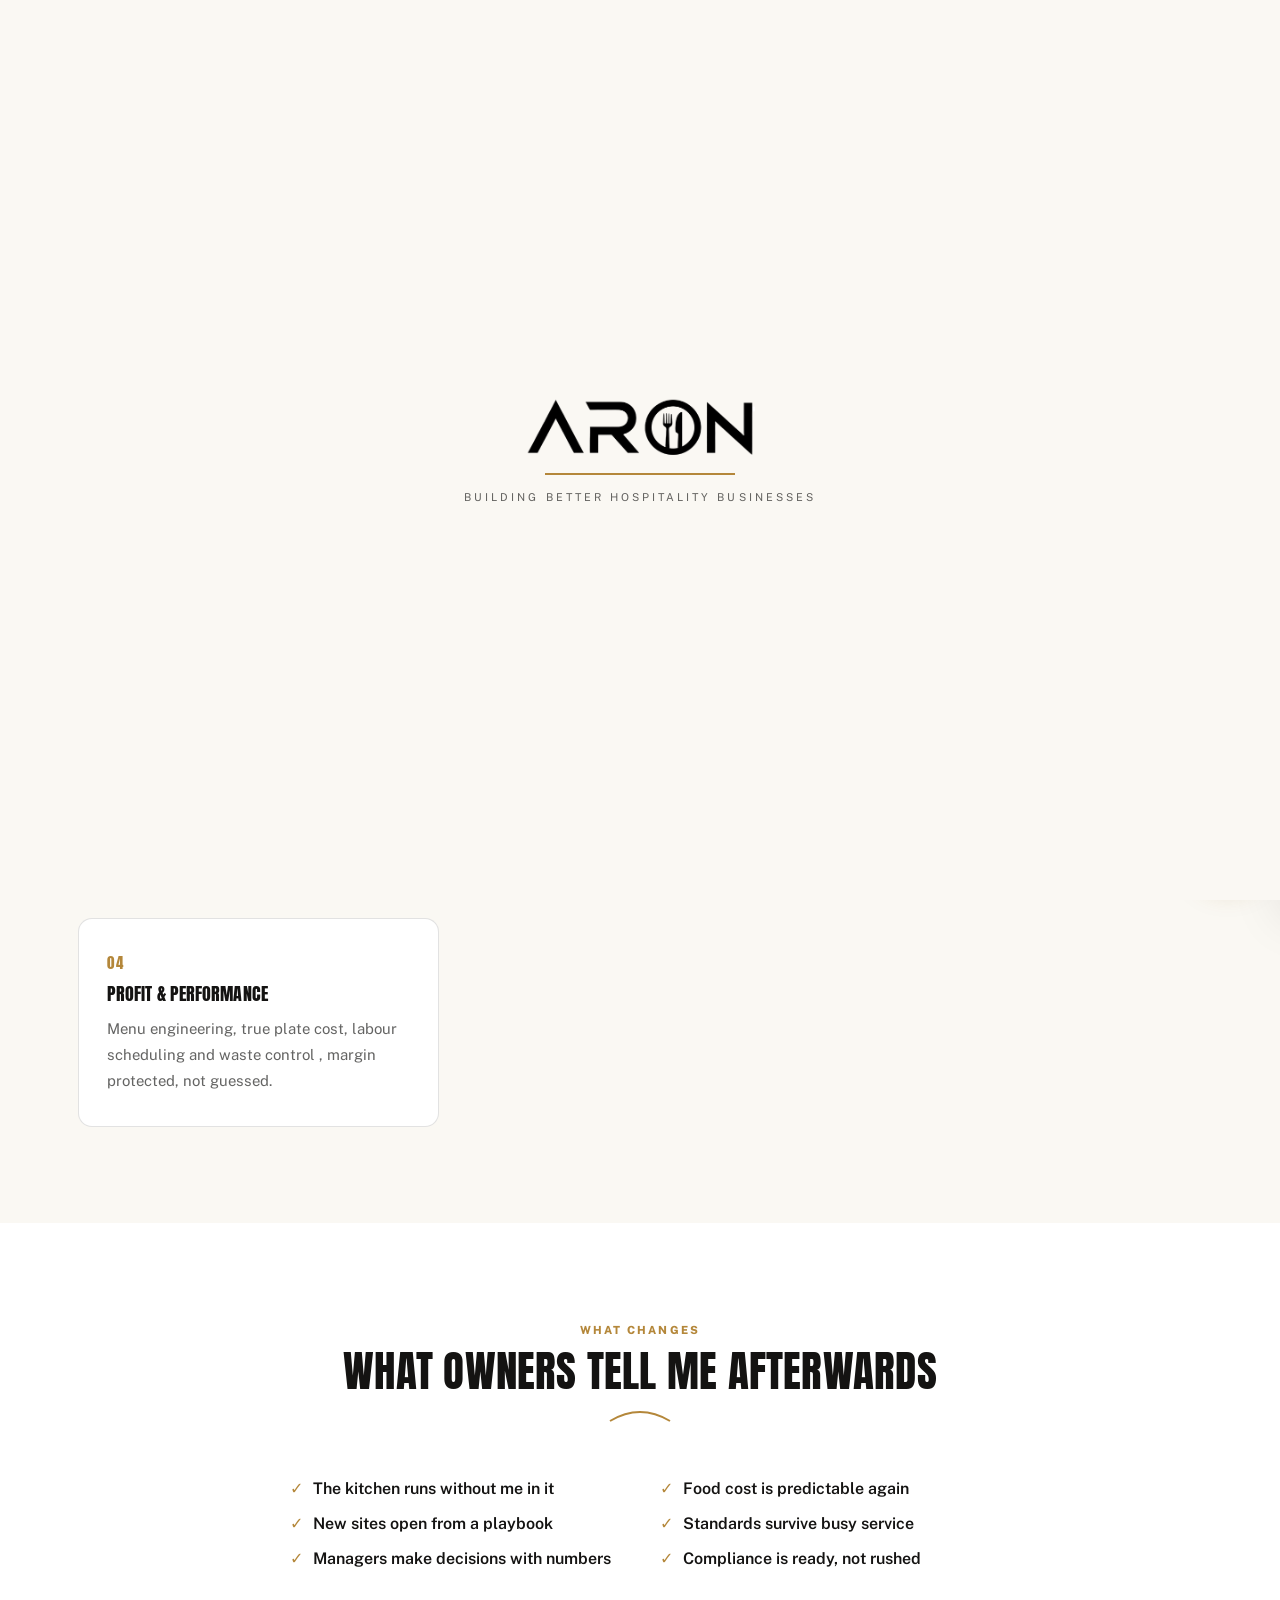
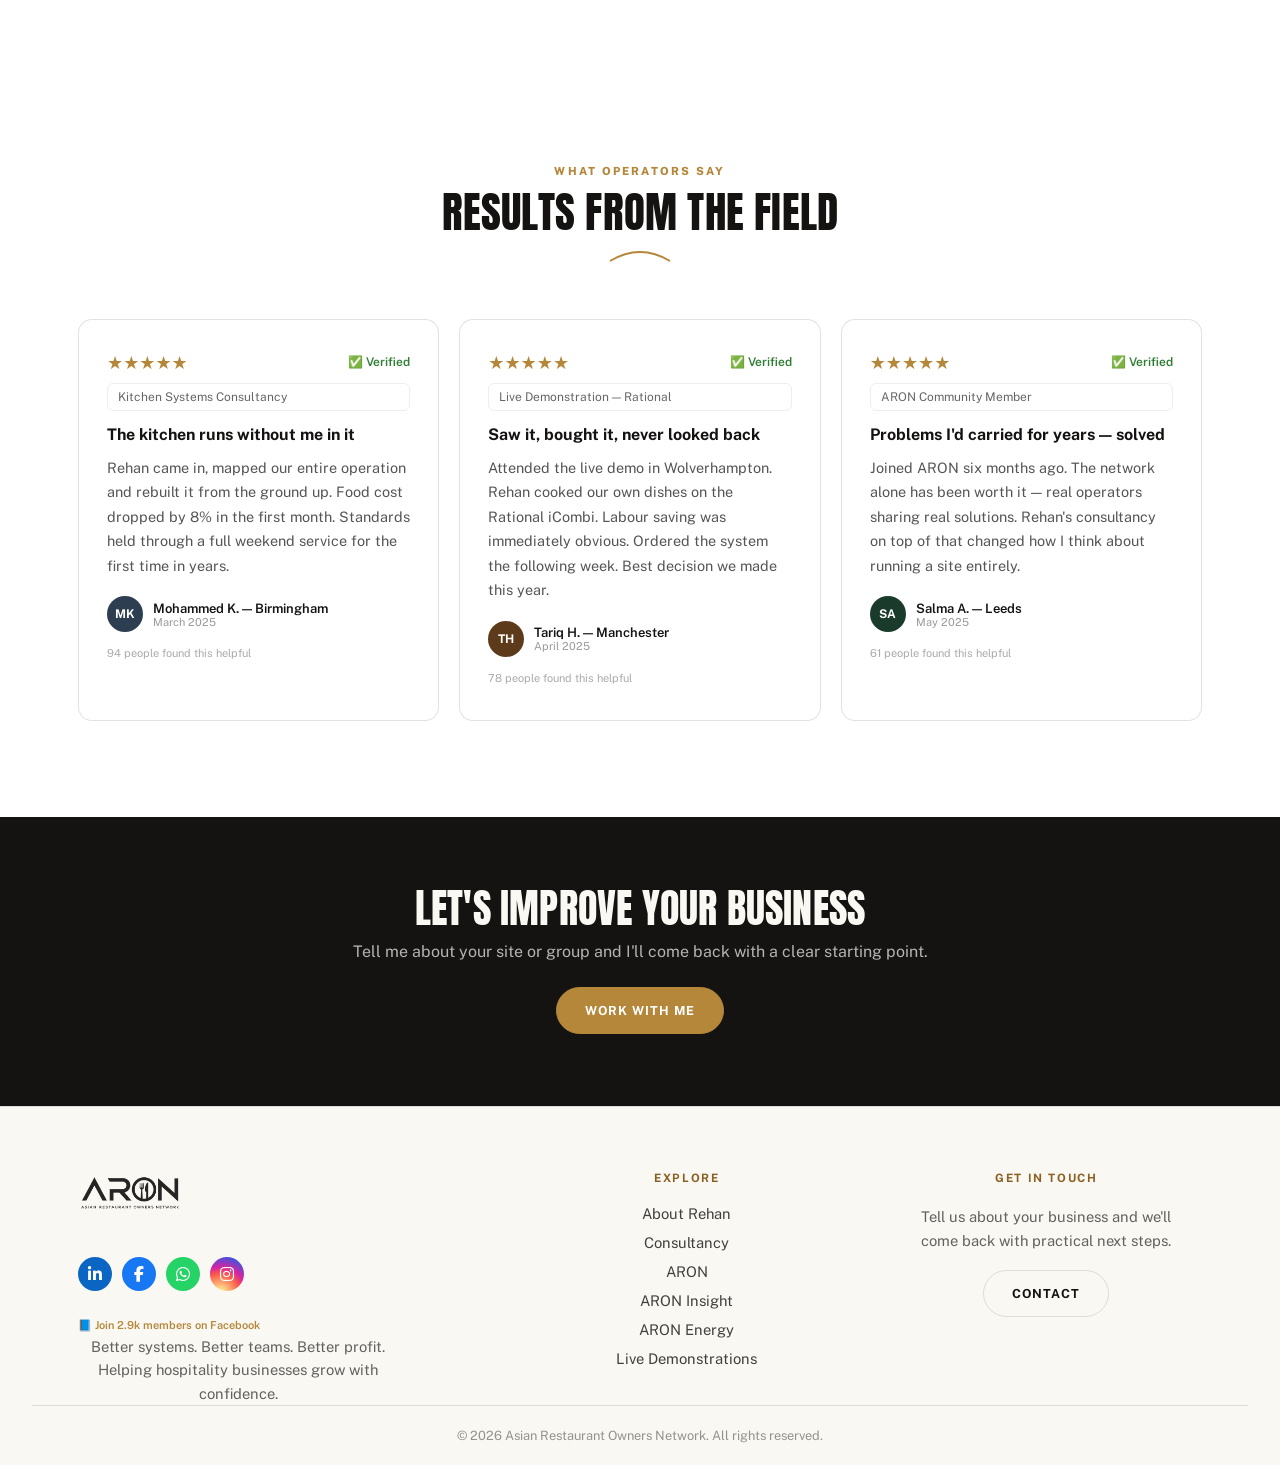
<file: consultancy.html>
<!DOCTYPE html>
<html lang="en">
<head>
<meta charset="UTF-8">
<meta name="viewport" content="width=device-width, initial-scale=1.0">
<title>Consultancy | ARON</title>
<meta name="description" content="Rehan Uddin provides hospitality consultancy to improve kitchen systems, leadership and profitability. Better systems. Better teams. Better profit. UK-wide.">
<meta property="og:title" content="Hospitality Consultancy | Kitchen Systems & Restaurant Operations | ARON — Rehan Uddin">
<meta property="og:description" content="Rehan Uddin provides hospitality consultancy to improve kitchen systems, leadership and profitability. Better systems. Better teams. Better profit. UK-wide.">
<meta property="og:type" content="website">
<meta name="twitter:card" content="summary_large_image">
<link rel="icon" href="/favicon.ico" sizes="any"><link rel="icon" type="image/png" href="/favicon.png">
<link rel="preconnect" href="https://fonts.googleapis.com">
<link rel="preconnect" href="https://fonts.gstatic.com" crossorigin>
<link href="https://fonts.googleapis.com/css2?family=Anton&family=Public+Sans:wght@400;500;600;700;800&display=swap" rel="stylesheet">
<link rel="stylesheet" href="https://cdnjs.cloudflare.com/ajax/libs/font-awesome/6.5.2/css/all.min.css">
<link rel="stylesheet" href="assets/css/styles.css?v=2.0">

  <style>
    /* Critical Inline Styles for Navbar Button & WhatsApp Float */
  .nav-seat-btn {
  display: inline-flex !important;
  align-items: center !important;
  justify-content: center !important;
  background: linear-gradient(145deg, #1a1a1a, #262525) !important;
  color: #ffffff !important;
  padding: 10px 22px !important;
  font-family: "Public Sans", sans-serif !important;
  font-size: 0.8rem !important;
  font-weight: 700 !important;
  text-transform: uppercase !important;
  letter-spacing: 0.06em !important;
  text-decoration: none !important;
  border-radius: 999px !important;
  white-space: nowrap !important;
  cursor: pointer !important;
  box-shadow: 0 4px 16px rgba(180, 135, 58, 0.35) !important;
  animation: secureSeatPulse 2.4s ease-in-out infinite,
             goldBlink 1s ease-in-out infinite !important;
}

.nav-seat-btn:hover {
  background: linear-gradient(145deg, #d8a348, #b88634) !important;
  color: #ffffff !important;
  transform: translateY(-2px) !important;
  box-shadow: 0 8px 24px rgba(180, 135, 58, 0.5) !important;
  text-decoration: none !important;
  animation: none !important;
}

@keyframes secureSeatPulse {
  0%, 100% {
    box-shadow: 0 4px 16px rgba(180, 135, 58, 0.35);
  }
  50% {
    box-shadow: 0 4px 24px rgba(180, 135, 58, 0.7),
                0 0 0 5px rgba(180, 135, 58, 0.18);
  }
}

@keyframes goldBlink {
  0%, 100% { opacity: 1; }
  50%       { opacity: 0.15; }
}

@keyframes secureSeatPulse {
  0%, 100% {
    box-shadow: 0 4px 16px rgba(180, 135, 58, 0.35);
  }
  50% {
    box-shadow: 0 4px 24px rgba(180, 135, 58, 0.7),
                0 0 0 5px rgba(180, 135, 58, 0.18);
  }
}

@keyframes goldBlink {
  0%, 100% { opacity: 1; }
  50%       { opacity: 0.15; }
}
    .whatsapp-float {
      position: fixed !important;
      right: 22px !important;
      bottom: 94px !important;
      width: 56px !important;
      height: 56px !important;
      display: flex !important;
      align-items: center !important;
      justify-content: center !important;
      background: #25D366 !important;
      color: #ffffff !important;
      border-radius: 50% !important;
      font-size: 28px !important;
      text-decoration: none !important;
      z-index: 299 !important;
      box-shadow: 0 8px 22px rgba(37, 211, 102, 0.38) !important;
      transition: transform 0.25s ease, box-shadow 0.25s !important;
    }


    .whatsapp-float {
      position: fixed !important;
      right: 22px !important;
      bottom: 94px !important;
      width: 56px !important;
      height: 56px !important;
      display: flex !important;
      align-items: center !important;
      justify-content: center !important;
      background: #25D366 !important;
      color: #ffffff !important;
      border-radius: 50% !important;
      font-size: 28px !important;
      text-decoration: none !important;
      z-index: 299 !important;
      box-shadow: 0 8px 22px rgba(37, 211, 102, 0.38) !important;
      transition: transform 0.25s ease, box-shadow 0.25s !important;
    }

    .whatsapp-float:hover {
      color: #ffffff !important;
      transform: translateY(-3px) scale(1.06) !important;
      box-shadow: 0 12px 28px rgba(37, 211, 102, 0.52) !important;
      text-decoration: none !important;
    }

    @media (max-width: 980px) {
      nav {
        display: flex !important;
        align-items: center !important;
        justify-content: space-between !important;
      }
      .nav-seat-btn {
        display: inline-flex !important;
        padding: 7px 14px !important;
        font-size: 0.72rem !important;
        letter-spacing: 0.04em !important;
        margin-left: auto !important;
        margin-right: 12px !important;
      }
      .burger {
        margin-left: 0 !important;
      }
    }

    @media (max-width: 640px) {
      .chat-fab {
        width: 48px !important;
        height: 48px !important;
        right: 16px !important;
        bottom: 16px !important;
      }
      .whatsapp-float {
        width: 48px !important;
        height: 48px !important;
        right: 16px !important;
        bottom: 74px !important;
        font-size: 24px !important;
      }
    }

    @media (max-width: 480px) {
      .nav-seat-btn {
        padding: 6px 10px !important;
        font-size: 0.65rem !important;
        letter-spacing: 0.03em !important;
        margin-right: 8px !important;
      }
    }
    .checklist {
  display: flex;
  flex-wrap: wrap;
  justify-content: center;
  gap: 16px 40px;
  margin-top: 28px;
  max-width: 700px;
  margin-left: auto;
  margin-right: auto;
}

.checklist div {
  display: flex;
  align-items: center;
  gap: 10px;
  font-size: 1rem;
  font-weight: 600;
  color: var(--ink);
  width: calc(50% - 20px);
}
  </style>

</head>
<body>

  <a href="https://wa.me/447795161230" class="whatsapp-float" target="_blank" rel="noopener noreferrer" aria-label="Chat with ARON on WhatsApp" title="Chat with ARON on WhatsApp">
    <i class="fa-brands fa-whatsapp"></i>
  </a>

<div id="intro">
  <div class="intro-mark"><img src="assets/images/aron-logo.png" alt="ARON"></div>
  <div class="intro-line"></div>
  <div class="intro-sub">Building Better Hospitality Businesses</div>
</div>

<header>
  <nav>
    <a href="index.html" class="logo" aria-label="ARON home"><img src="assets/images/aron-logo.png" alt="ARON"></a>
    <div class="navlinks">
      <a href="index.html">Home</a>
      <a href="about.html">About Rehan</a>
      <a href="consultancy.html" class="active">Consultancy</a>
      <a href="aron.html">ARON</a>
      <a href="insight.html">Insight</a>
      <a href="https://consultivutilities.com/" target="_blank" rel="noopener">Energy</a>
      <a href="live-demonstrations.html">Demonstrations</a>
    </div>
    <a href="live-demonstrations.html" class="nav-seat-btn" aria-label="Secure your seat at a live demonstration">Secure Your Seats</a>
    <button class="burger" id="burger" aria-label="Open menu"><span></span><span></span><span></span></button>
  </nav>
</header>

<div class="mobile-drawer" id="drawer">
  <button class="drawer-close" id="drawerClose" aria-label="Close menu">✕</button>
  <nav class="drawer-nav">
    <a href="index.html">Home</a>
    <a href="about.html">About Rehan</a>
    <a href="consultancy.html" class="active">Consultancy</a>
    <a href="aron.html">ARON</a>
    <a href="insight.html">ARON Insight</a>
    <a href="https://consultivutilities.com/" target="_blank" rel="noopener">ARON Energy</a>
    <a href="live-demonstrations.html">Live Demonstrations <span style="display:inline-block;background:#b4873a;color:white;font-size:9px;font-weight:700;padding:2px 7px;border-radius:10px;margin-left:5px;vertical-align:middle;animation: blink 1.5s infinite;letter-spacing:0.03em;">Secure Your Seat</span></a>
    <a href="contact.html" class="drawer-cta">Contact</a>
  </nav>
</div>
<div class="drawer-overlay" id="drawerOverlay"></div>

<section class="page-hero">
  <div class="wrap">
    <h1 class="reveal">Building Better Hospitality Businesses</h1>
    <p class="lead reveal reveal-d1">I help hospitality businesses become more profitable by improving their systems, kitchens, leadership and operations. Whether it's one restaurant or a multi-site group, my focus is always the same: better systems, better teams, better profit.</p>
  </div>
</section>

  <section class="block">
    <div class="wrap">
      <div class="section-head reveal">
        <span class="eyebrow">How I Help</span>
        <h2>Four areas, one outcome</h2>
        <span class="arc"><svg viewBox="0 0 64 14"><path d="M2 12 Q32 -6 62 12" stroke="#b4873a" stroke-width="2" fill="none"/></svg></span>
      </div>
      <div class="card-grid">
        <div class="card reveal"><span class="num-tag">01</span><h3>Systems &amp; Standards</h3><p>Documented processes that hold up on a Friday night , prep, ordering, stock, cleaning, compliance and reporting.</p></div>
        <div class="card reveal reveal-d1"><span class="num-tag">02</span><h3>Kitchens &amp; Production</h3><p>Kitchen flow, equipment decisions, batch cooking and central production so quality stays consistent as you grow.</p></div>
        <div class="card reveal reveal-d2"><span class="num-tag">03</span><h3>Leadership &amp; Teams</h3><p>Managers who own numbers, structured shifts, clear accountability and training that actually sticks.</p></div>
        <div class="card reveal reveal-d3"><span class="num-tag">04</span><h3>Profit &amp; Performance</h3><p>Menu engineering, true plate cost, labour scheduling and waste control , margin protected, not guessed.</p></div>
      </div>
    </div>
  </section>

  <section class="block alt">
    <div class="wrap">
      <div class="section-head reveal">
        <span class="eyebrow">What Changes</span>
        <h2>What owners tell me afterwards</h2>
        <span class="arc"><svg viewBox="0 0 64 14"><path d="M2 12 Q32 -6 62 12" stroke="#b4873a" stroke-width="2" fill="none"/></svg></span>
      </div>
      <div class="checklist reveal reveal-d1">
        <div><span class="tick">✓</span> The kitchen runs without me in it</div>
        <div><span class="tick">✓</span> Food cost is predictable again</div>
        <div><span class="tick">✓</span> New sites open from a playbook</div>
        <div><span class="tick">✓</span> Standards survive busy service</div>
        <div><span class="tick">✓</span> Managers make decisions with numbers</div>
        <div><span class="tick">✓</span> Compliance is ready, not rushed</div>
      </div>
    </div>
  </section>

<!-- ── REVIEWS SECTION ── -->
<section class="block alt">
  <div class="wrap">
    <div class="section-head reveal">
      <span class="eyebrow">What Operators Say</span>
      <h2>Results from the field</h2>
      <span class="arc"><svg viewBox="0 0 64 14"><path d="M2 12 Q32 -6 62 12" stroke="#b4873a" stroke-width="2" fill="none"/></svg></span>
    </div>

    <div class="card-grid" style="margin-top:28px">

      <div class="card reveal">
        <div style="display:flex;justify-content:space-between;align-items:center;margin-bottom:10px;">
          <div style="color:#b4873a;font-size:18px;">★★★★★</div>
          <span style="color:#2e7d32;font-size:12px;font-weight:600;">✅ Verified</span>
        </div>
        <div style="border:1px solid #eee;border-radius:6px;padding:6px 10px;font-size:12px;color:#666;margin-bottom:14px;">Kitchen Systems Consultancy</div>
        <h4 style="font-size:1rem;margin-bottom:10px;">The kitchen runs without me in it</h4>
        <p style="font-size:0.9rem;color:#555;line-height:1.7;">Rehan came in, mapped our entire operation and rebuilt it from the ground up. Food cost dropped by 8% in the first month. Standards held through a full weekend service for the first time in years.</p>
        <div style="display:flex;align-items:center;gap:10px;margin-top:18px;">
          <div style="width:36px;height:36px;border-radius:50%;background:#2c3e50;color:white;display:flex;align-items:center;justify-content:center;font-size:12px;font-weight:700;">MK</div>
          <div>
            <div style="font-size:13px;font-weight:600;">Mohammed K. — Birmingham</div>
            <div style="font-size:11px;color:#999;">March 2025</div>
          </div>
        </div>
        <p style="font-size:11px;color:#aaa;margin-top:12px;">94 people found this helpful</p>
      </div>

      <div class="card reveal reveal-d1">
        <div style="display:flex;justify-content:space-between;align-items:center;margin-bottom:10px;">
          <div style="color:#b4873a;font-size:18px;">★★★★★</div>
          <span style="color:#2e7d32;font-size:12px;font-weight:600;">✅ Verified</span>
        </div>
        <div style="border:1px solid #eee;border-radius:6px;padding:6px 10px;font-size:12px;color:#666;margin-bottom:14px;">Live Demonstration — Rational</div>
        <h4 style="font-size:1rem;margin-bottom:10px;">Saw it, bought it, never looked back</h4>
        <p style="font-size:0.9rem;color:#555;line-height:1.7;">Attended the live demo in Wolverhampton. Rehan cooked our own dishes on the Rational iCombi. Labour saving was immediately obvious. Ordered the system the following week. Best decision we made this year.</p>
        <div style="display:flex;align-items:center;gap:10px;margin-top:18px;">
          <div style="width:36px;height:36px;border-radius:50%;background:#5d3a1a;color:white;display:flex;align-items:center;justify-content:center;font-size:12px;font-weight:700;">TH</div>
          <div>
            <div style="font-size:13px;font-weight:600;">Tariq H. — Manchester</div>
            <div style="font-size:11px;color:#999;">April 2025</div>
          </div>
        </div>
        <p style="font-size:11px;color:#aaa;margin-top:12px;">78 people found this helpful</p>
      </div>

      <div class="card reveal reveal-d2">
        <div style="display:flex;justify-content:space-between;align-items:center;margin-bottom:10px;">
          <div style="color:#b4873a;font-size:18px;">★★★★★</div>
          <span style="color:#2e7d32;font-size:12px;font-weight:600;">✅ Verified</span>
        </div>
        <div style="border:1px solid #eee;border-radius:6px;padding:6px 10px;font-size:12px;color:#666;margin-bottom:14px;">ARON Community Member</div>
        <h4 style="font-size:1rem;margin-bottom:10px;">Problems I'd carried for years — solved</h4>
        <p style="font-size:0.9rem;color:#555;line-height:1.7;">Joined ARON six months ago. The network alone has been worth it — real operators sharing real solutions. Rehan's consultancy on top of that changed how I think about running a site entirely.</p>
        <div style="display:flex;align-items:center;gap:10px;margin-top:18px;">
          <div style="width:36px;height:36px;border-radius:50%;background:#1a3a2c;color:white;display:flex;align-items:center;justify-content:center;font-size:12px;font-weight:700;">SA</div>
          <div>
            <div style="font-size:13px;font-weight:600;">Salma A. — Leeds</div>
            <div style="font-size:11px;color:#999;">May 2025</div>
          </div>
        </div>
        <p style="font-size:11px;color:#aaa;margin-top:12px;">61 people found this helpful</p>
      </div>

    </div>
  </div>
</section>

<section class="cta-banner">
  <h2 class="reveal">Let's improve your business</h2>
  <p class="reveal reveal-d1">Tell me about your site or group and I'll come back with a clear starting point.</p>
  <div class="reveal reveal-d2"><a href="contact.html" class="btn btn-solid">Work With Me</a></div>
</section>

<!-- ============================================================
     FOOTER — same footer block goes on every page
     (index.html, about.html, consultancy.html, aron.html,
     insight.html, energy.html, live-demonstrations.html, contact.html)
     ============================================================ -->

<footer class="site-footer">
  <div class="wrap foot-grid">

    <div class="foot-brand">
      <div class="foot-brand-top">
        <img class="foot-logo" src="assets/images/aron-logo-full.png" alt="ARON — Asian Restaurant Owners Network">
      </div>
      <div class="foot-social">
  <a class="social-linkedin" href="https://www.linkedin.com/in/rehan-uddin-817406135/" aria-label="ARON on LinkedIn" target="_blank" rel="noopener">
    <i class="fa-brands fa-linkedin-in"></i>
  </a>
  <a class="social-facebook" href="https://www.facebook.com/asianrestaurantownersnetwork/?rdid=Ty0tPalzK4pDtETs" aria-label="Join ARON on Facebook" target="_blank" rel="noopener" style="background:#1877F2;">
  <i class="fa-brands fa-facebook-f" style="color:white;"></i>
</a>
  <a class="social-whatsapp" href="https://wa.me/447795161230" aria-label="Message ARON on WhatsApp" target="_blank" rel="noopener">
    <i class="fa-brands fa-whatsapp"></i>
  </a>
  <a class="social-instagram" href="https://www.instagram.com/planet_aron/" aria-label="ARON on Instagram" target="_blank" rel="noopener">
    <i class="fa-brands fa-instagram"></i>
  </a>
</div>
<p style="font-size:11px; color:#b4873a; font-weight:600; margin-top:6px;">
  📘 Join 2.9k members on Facebook
</p>
      <p>Better systems. Better teams. Better profit. Helping hospitality businesses grow with confidence.</p>
    </div>

    <div class="foot-explore">
      <span class="eyebrow">Explore</span>
      <a href="about.html">About Rehan</a>
      <a href="consultancy.html">Consultancy</a>
      <a href="aron.html">ARON</a>
      <a href="insight.html">ARON Insight</a>
      <a href="https://consultivutilities.com/" target="_blank" rel="noopener">ARON Energy</a>
      <a href="live-demonstrations.html">Live Demonstrations</a>
    </div>

    <div class="foot-contact">
      <span class="eyebrow">Get In Touch</span>
      <p>Tell us about your business and we'll come back with practical next steps.</p>
      <a href="contact.html" class="btn btn-ghost">Contact</a>
    </div>

  </div>

  <div class="foot-bottom">
    &copy; <span id="yr">2026</span> Asian Restaurant Owners Network. All rights reserved.
  </div>
</footer>

<script src="assets/js/main.js"></script>
<script src="assets/js/chatbot.js"></script>
</body>
</html>
</file>
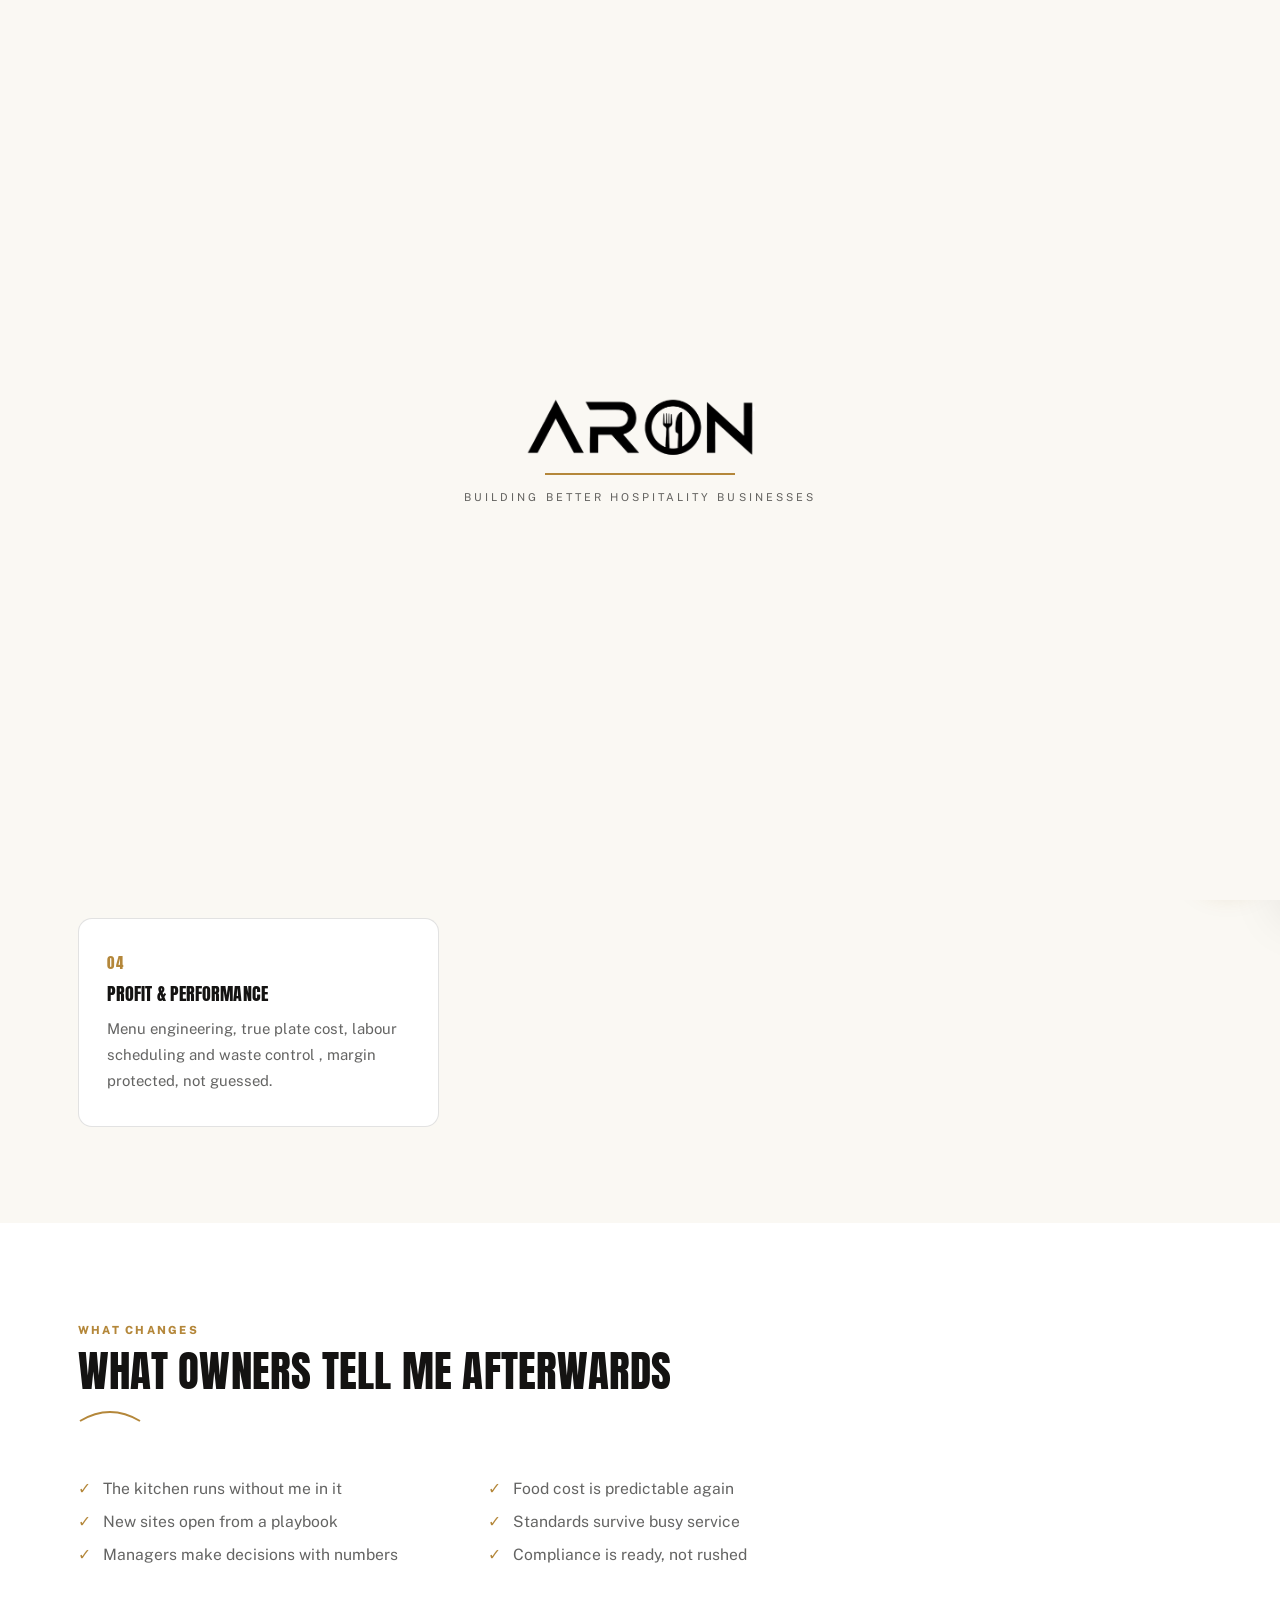
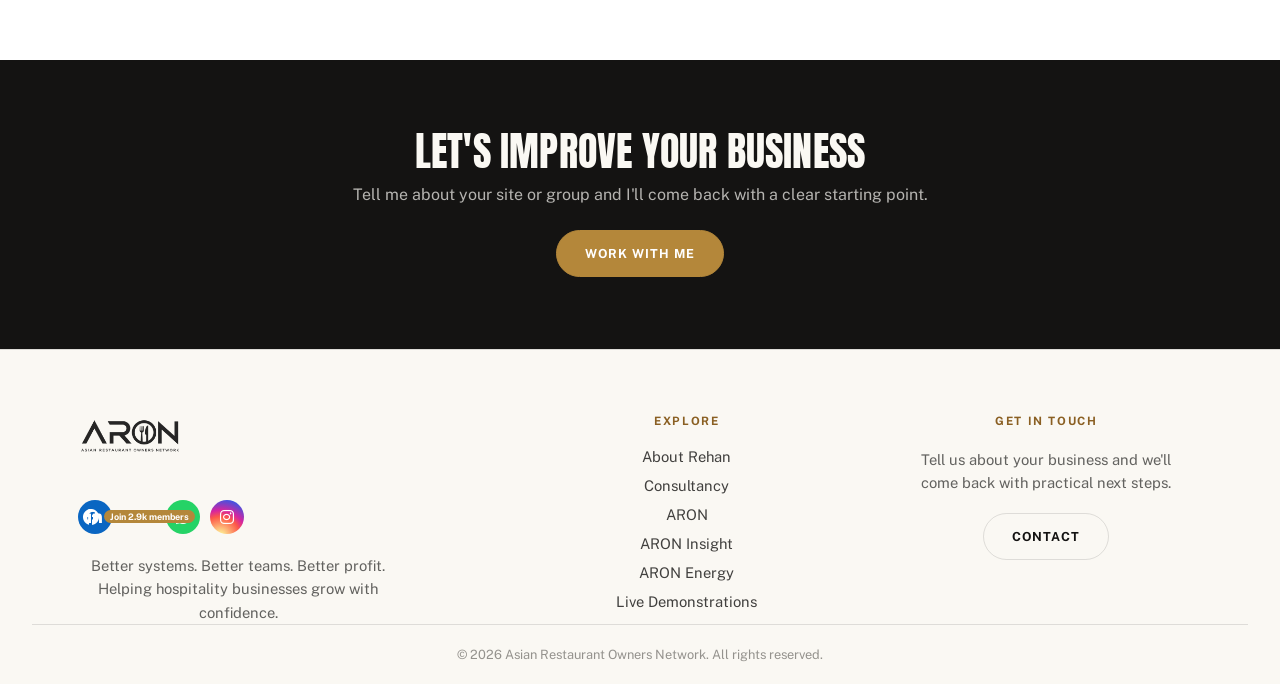
<file: energy.html>
<!DOCTYPE html>
<html lang="en">
<head>
<meta charset="UTF-8">
<meta name="viewport" content="width=device-width, initial-scale=1.0">
<title>ARON </title>
<meta name="description" content="Rehan Uddin provides hospitality consultancy to improve kitchen systems, leadership and profitability. Better systems. Better teams. Better profit. UK-wide.">
<meta property="og:title" content="Hospitality Consultancy | Kitchen Systems & Restaurant Operations | ARON — Rehan Uddin">
<meta property="og:description" content="Rehan Uddin provides hospitality consultancy to improve kitchen systems, leadership and profitability. Better systems. Better teams. Better profit. UK-wide.">
<meta property="og:type" content="website">
<meta name="twitter:card" content="summary_large_image">
<link rel="icon" href="/favicon.ico" sizes="any"><link rel="icon" type="image/png" href="/favicon.png">
<link rel="preconnect" href="https://fonts.googleapis.com">
<link rel="preconnect" href="https://fonts.gstatic.com" crossorigin>
<link href="https://fonts.googleapis.com/css2?family=Anton&family=Public+Sans:wght@400;500;600;700;800&display=swap" rel="stylesheet">
<link rel="stylesheet" href="https://cdnjs.cloudflare.com/ajax/libs/font-awesome/6.5.2/css/all.min.css">
<link rel="stylesheet" href="assets/css/styles.css?v=2.0">

  <style>
    /* Critical Inline Styles for Navbar Button & WhatsApp Float */
    .nav-seat-btn {
      display: inline-flex !important;
      align-items: center !important;
      justify-content: center !important;
      background: linear-gradient(145deg, #c9963f, #a97a2c) !important;
      color: #ffffff !important;
      padding: 10px 22px !important;
      font-family: "Public Sans", sans-serif !important;
      font-size: 0.8rem !important;
      font-weight: 700 !important;
      text-transform: uppercase !important;
      letter-spacing: 0.06em !important;
      text-decoration: none !important;
      border-radius: 999px !important;
      white-space: nowrap !important;
      cursor: pointer !important;
      box-shadow: 0 4px 16px rgba(180, 135, 58, 0.35) !important;
      transition: transform 0.25s ease, box-shadow 0.25s !important;
      animation: secureSeatPulse 2.4s ease-in-out infinite !important;
    }

    .nav-seat-btn:hover {
      background: linear-gradient(145deg, #d8a348, #b88634) !important;
      color: #ffffff !important;
      transform: translateY(-2px) !important;
      box-shadow: 0 8px 24px rgba(180, 135, 58, 0.5) !important;
      text-decoration: none !important;
    }

    @keyframes secureSeatPulse {
      0%, 100% {
        box-shadow: 0 4px 16px rgba(180, 135, 58, 0.35);
      }
      50% {
        box-shadow: 0 4px 24px rgba(180, 135, 58, 0.7), 0 0 0 5px rgba(180, 135, 58, 0.18);
      }
    }

    .whatsapp-float {
      position: fixed !important;
      right: 22px !important;
      bottom: 94px !important;
      width: 56px !important;
      height: 56px !important;
      display: flex !important;
      align-items: center !important;
      justify-content: center !important;
      background: #25D366 !important;
      color: #ffffff !important;
      border-radius: 50% !important;
      font-size: 28px !important;
      text-decoration: none !important;
      z-index: 299 !important;
      box-shadow: 0 8px 22px rgba(37, 211, 102, 0.38) !important;
      transition: transform 0.25s ease, box-shadow 0.25s !important;
    }

    .whatsapp-float:hover {
      color: #ffffff !important;
      transform: translateY(-3px) scale(1.06) !important;
      box-shadow: 0 12px 28px rgba(37, 211, 102, 0.52) !important;
      text-decoration: none !important;
    }

    @media (max-width: 980px) {
      nav {
        display: flex !important;
        align-items: center !important;
        justify-content: space-between !important;
      }
      .nav-seat-btn {
        display: inline-flex !important;
        padding: 7px 14px !important;
        font-size: 0.72rem !important;
        letter-spacing: 0.04em !important;
        margin-left: auto !important;
        margin-right: 12px !important;
      }
      .burger {
        margin-left: 0 !important;
      }
    }

    @media (max-width: 640px) {
      .chat-fab {
        width: 48px !important;
        height: 48px !important;
        right: 16px !important;
        bottom: 16px !important;
      }
      .whatsapp-float {
        width: 48px !important;
        height: 48px !important;
        right: 16px !important;
        bottom: 74px !important;
        font-size: 24px !important;
      }
    }

    @media (max-width: 480px) {
      .nav-seat-btn {
        padding: 6px 10px !important;
        font-size: 0.65rem !important;
        letter-spacing: 0.03em !important;
        margin-right: 8px !important;
      }
    }
  </style>

</head>
<body>

  <a href="https://wa.me/447795161230" class="whatsapp-float" target="_blank" rel="noopener noreferrer" aria-label="Chat with ARON on WhatsApp" title="Chat with ARON on WhatsApp">
    <i class="fa-brands fa-whatsapp"></i>
  </a>

<div id="intro">
  <div class="intro-mark"><img src="assets/images/aron-logo.png" alt="ARON"></div>
  <div class="intro-line"></div>
  <div class="intro-sub">Building Better Hospitality Businesses</div>
</div>

<header>
  <nav>
    <a href="index.html" class="logo" aria-label="ARON home"><img src="assets/images/aron-logo.png" alt="ARON"></a>
    <div class="navlinks">
      <a href="index.html">Home</a>
      <a href="about.html">About Rehan</a>
      <a href="consultancy.html">Consultancy</a>
      <a href="aron.html">ARON</a>
      <a href="insight.html">Insight</a>
      <a href="https://consultivutilities.com/" target="_blank" rel="noopener" class="active">Energy</a>
      <a href="live-demonstrations.html">Demonstrations</a>
    </div>
    <a href="live-demonstrations.html" class="nav-seat-btn" aria-label="Secure your seat at a live demonstration">Secure Your Seats</a>
    <button class="burger" id="burger" aria-label="Open menu"><span></span><span></span><span></span></button>
  </nav>
</header>

<div class="mobile-drawer" id="drawer">
  <button class="drawer-close" id="drawerClose" aria-label="Close menu">✕</button>
  <nav class="drawer-nav">
    <a href="index.html">Home</a>
    <a href="about.html">About Rehan</a>
    <a href="consultancy.html" class="active">Consultancy</a>
    <a href="aron.html">ARON</a>
    <a href="insight.html">ARON Insight</a>
    <a href="https://consultivutilities.com/" target="_blank" rel="noopener">ARON Energy</a>
    <a href="live-demonstrations.html">Live Demonstrations <span style="display:inline-block;background:#b4873a;color:white;font-size:9px;font-weight:700;padding:2px 7px;border-radius:10px;margin-left:5px;vertical-align:middle;animation: blink 1.5s infinite;letter-spacing:0.03em;">Secure Your Seat</span></a>
    <a href="contact.html" class="drawer-cta">Contact</a>
  </nav>
</div>
<div class="drawer-overlay" id="drawerOverlay"></div>

<section class="page-hero">
  <div class="wrap">
    <h1 class="reveal">Building Better Hospitality Businesses</h1>
    <p class="lead reveal reveal-d1">I help hospitality businesses become more profitable by improving their systems, kitchens, leadership and operations. Whether it's one restaurant or a multi-site group, my focus is always the same: better systems, better teams, better profit.</p>
  </div>
</section>

  <section class="block">
    <div class="wrap">
      <div class="section-head reveal">
        <span class="eyebrow">How I Help</span>
        <h2>Four areas, one outcome</h2>
        <span class="arc"><svg viewBox="0 0 64 14"><path d="M2 12 Q32 -6 62 12" stroke="#b4873a" stroke-width="2" fill="none"/></svg></span>
      </div>
      <div class="card-grid">
        <div class="card reveal"><span class="num-tag">01</span><h3>Systems &amp; Standards</h3><p>Documented processes that hold up on a Friday night , prep, ordering, stock, cleaning, compliance and reporting.</p></div>
        <div class="card reveal reveal-d1"><span class="num-tag">02</span><h3>Kitchens &amp; Production</h3><p>Kitchen flow, equipment decisions, batch cooking and central production so quality stays consistent as you grow.</p></div>
        <div class="card reveal reveal-d2"><span class="num-tag">03</span><h3>Leadership &amp; Teams</h3><p>Managers who own numbers, structured shifts, clear accountability and training that actually sticks.</p></div>
        <div class="card reveal reveal-d3"><span class="num-tag">04</span><h3>Profit &amp; Performance</h3><p>Menu engineering, true plate cost, labour scheduling and waste control , margin protected, not guessed.</p></div>
      </div>
    </div>
  </section>

  <section class="block alt">
    <div class="wrap">
      <div class="section-head left reveal">
        <span class="eyebrow">What Changes</span>
        <h2>What owners tell me afterwards</h2>
        <span class="arc"><svg viewBox="0 0 64 14"><path d="M2 12 Q32 -6 62 12" stroke="#b4873a" stroke-width="2" fill="none"/></svg></span>
      </div>
      <div class="checklist reveal reveal-d1">
        <div><span class="tick">✓</span> The kitchen runs without me in it</div>
        <div><span class="tick">✓</span> Food cost is predictable again</div>
        <div><span class="tick">✓</span> New sites open from a playbook</div>
        <div><span class="tick">✓</span> Standards survive busy service</div>
        <div><span class="tick">✓</span> Managers make decisions with numbers</div>
        <div><span class="tick">✓</span> Compliance is ready, not rushed</div>
      </div>
    </div>
  </section>

<section class="cta-banner">
  <h2 class="reveal">Let's improve your business</h2>
  <p class="reveal reveal-d1">Tell me about your site or group and I'll come back with a clear starting point.</p>
  <div class="reveal reveal-d2"><a href="contact.html" class="btn btn-solid">Work With Me</a></div>
</section>

<!-- ============================================================
     FOOTER — same footer block goes on every page
     (index.html, about.html, consultancy.html, aron.html,
     insight.html, energy.html, live-demonstrations.html, contact.html)
     ============================================================ -->

<footer class="site-footer">
  <div class="wrap foot-grid">

    <div class="foot-brand">
      <div class="foot-brand-top">
        <img class="foot-logo" src="assets/images/aron-logo-full.png" alt="ARON — Asian Restaurant Owners Network">
      </div>
      <div class="foot-social">
        <a class="social-linkedin" href="https://www.linkedin.com/in/rehan-uddin-817406135/" aria-label="ARON on LinkedIn" target="_blank" rel="noopener">
          <i class="fa-brands fa-linkedin-in"></i>
        </a>
        <a class="social-facebook" href="https://www.facebook.com/asianrestaurantownersnetwork/?rdid=Ty0tPalzK4pDtETs" aria-label="Join ARON on Facebook — 2.9k members" target="_blank" rel="noopener" style="position:relative;display:inline-flex;align-items:center;gap:5px;">
          <i class="fa-brands fa-facebook"></i>
          <span style="background:#b4873a;color:white;font-size:9px;padding:2px 6px;border-radius:10px;font-weight:700;white-space:nowrap;">Join 2.9k members</span>
        </a>
        <a class="social-whatsapp" href="https://wa.me/447795161230" aria-label="Message ARON on WhatsApp" target="_blank" rel="noopener">
          <i class="fa-brands fa-whatsapp"></i>
        </a>
        <a class="social-instagram" href="https://www.instagram.com/planet_aron/" aria-label="ARON on Instagram" target="_blank" rel="noopener">
          <i class="fa-brands fa-instagram"></i>
        </a>
      </div>
      <p>Better systems. Better teams. Better profit. Helping hospitality businesses grow with confidence.</p>
    </div>

    <div class="foot-explore">
      <span class="eyebrow">Explore</span>
      <a href="about.html">About Rehan</a>
      <a href="consultancy.html">Consultancy</a>
      <a href="aron.html">ARON</a>
      <a href="insight.html">ARON Insight</a>
      <a href="https://consultivutilities.com/" target="_blank" rel="noopener">ARON Energy</a>
      <a href="live-demonstrations.html">Live Demonstrations</a>
    </div>

    <div class="foot-contact">
      <span class="eyebrow">Get In Touch</span>
      <p>Tell us about your business and we'll come back with practical next steps.</p>
      <a href="contact.html" class="btn btn-ghost">Contact</a>
    </div>

  </div>

  <div class="foot-bottom">
    &copy; <span id="yr">2026</span> Asian Restaurant Owners Network. All rights reserved.
  </div>
</footer>

<script src="assets/js/main.js"></script>
<script src="assets/js/chatbot.js"></script>
</body>
</html>
</file>
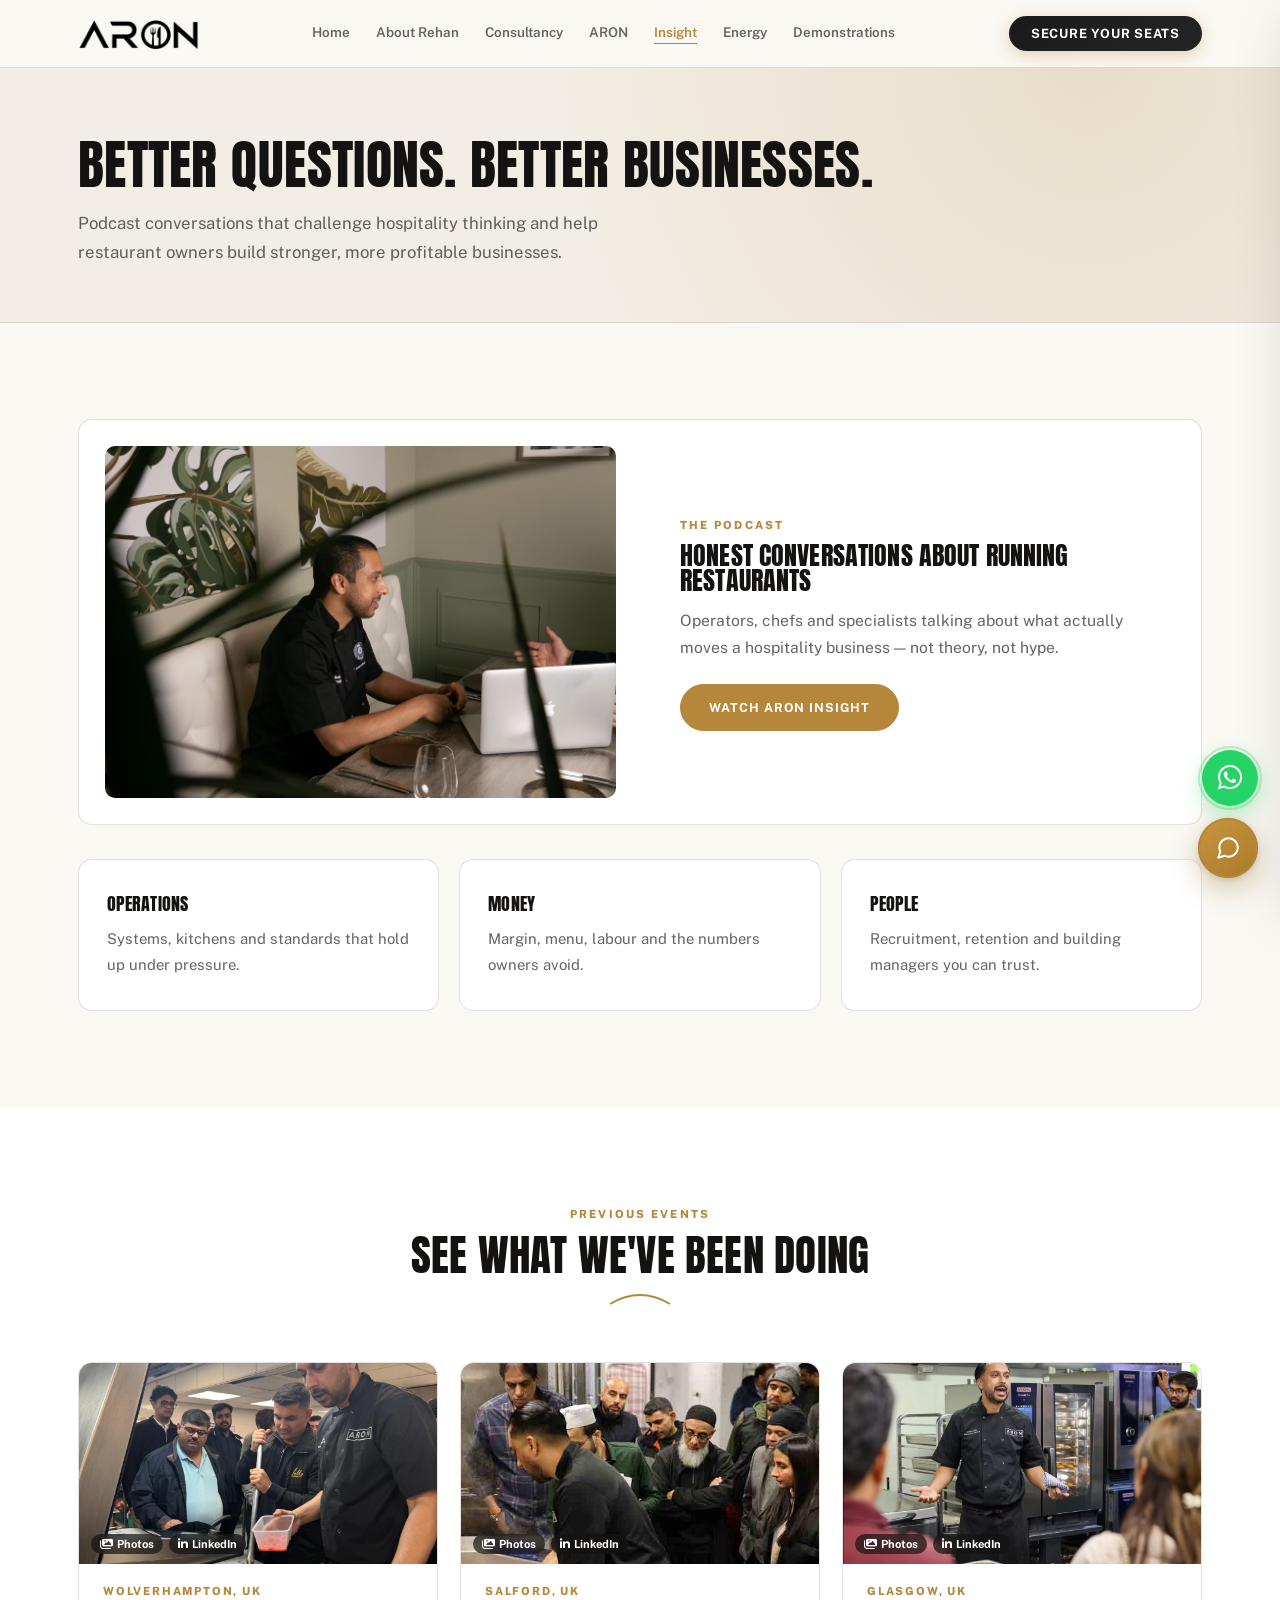
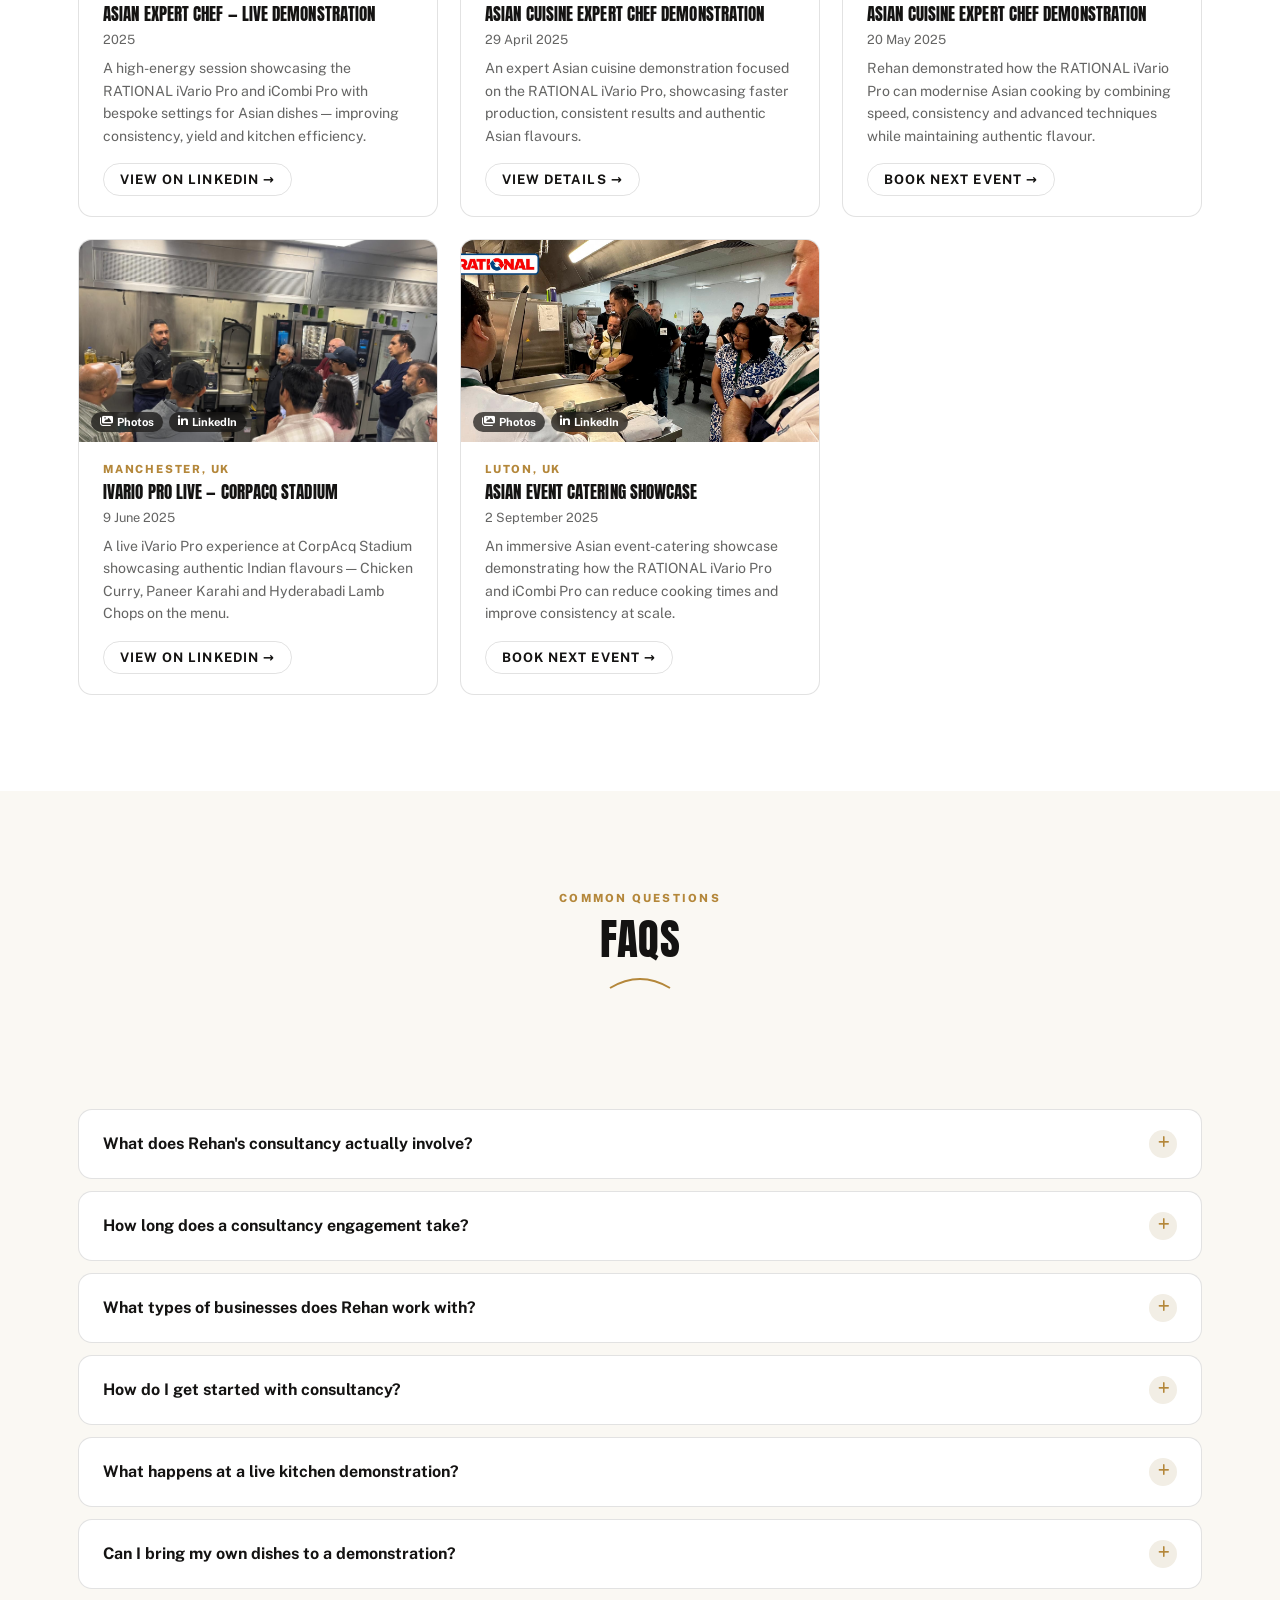
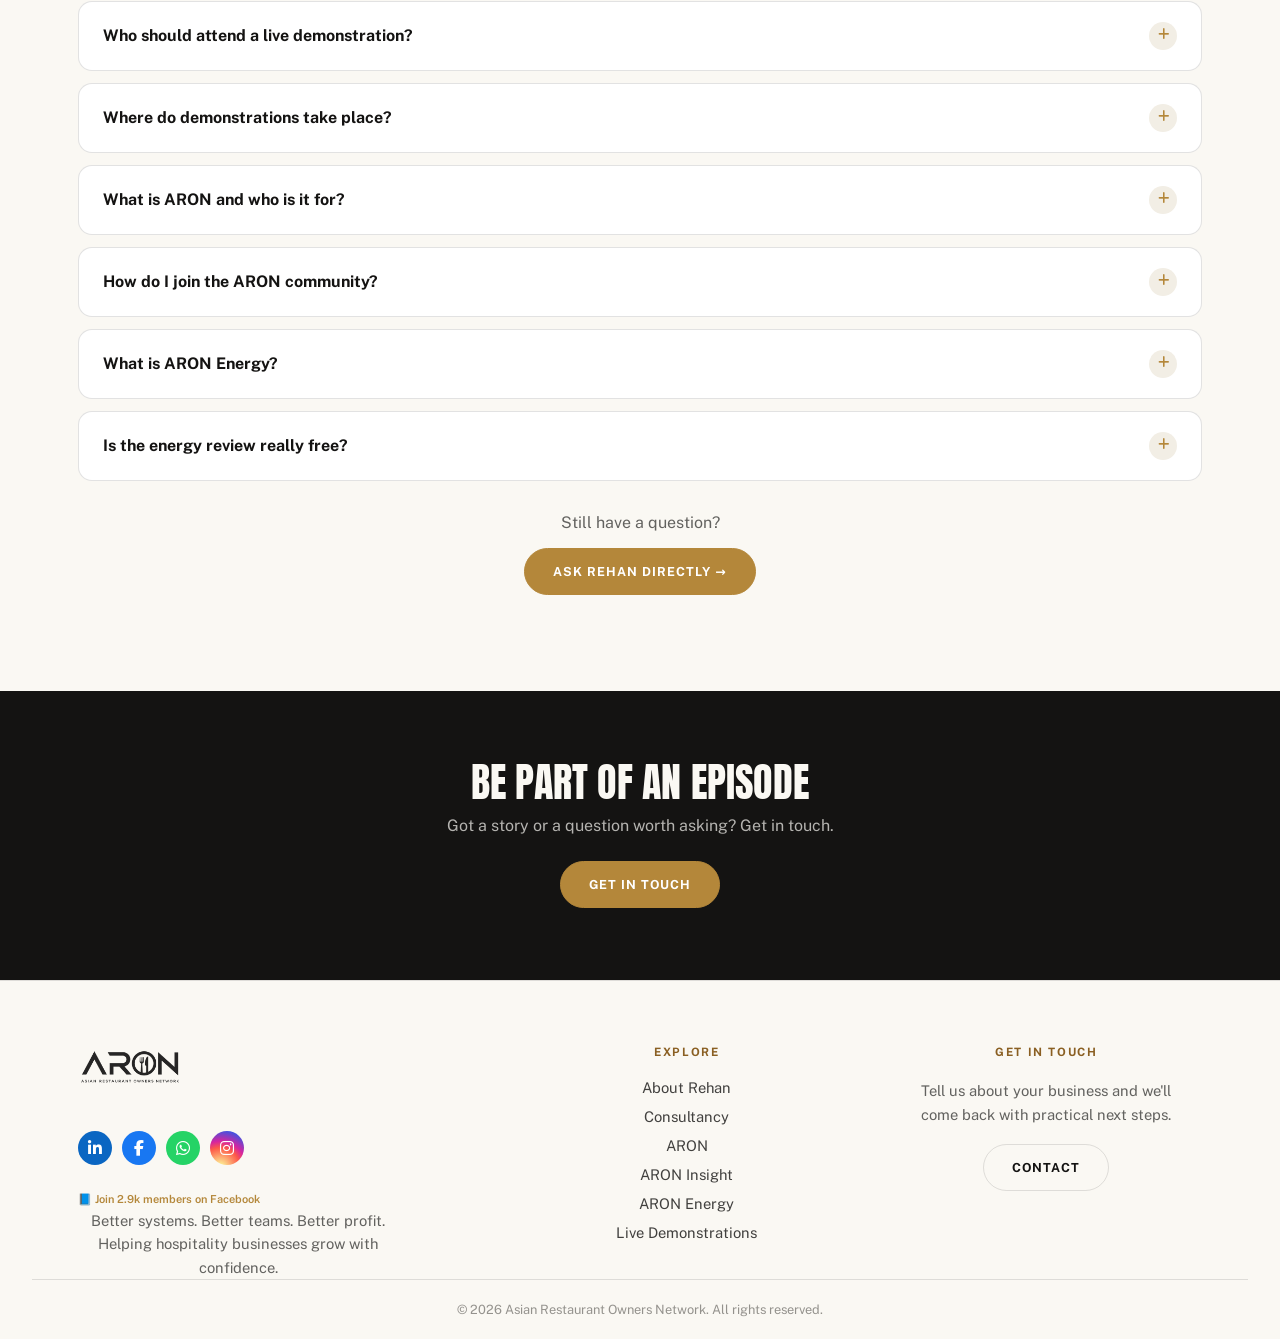
<file: insight.html>
<!DOCTYPE html>
<html lang="en">
<head>
<meta charset="UTF-8">
<meta name="viewport" content="width=device-width, initial-scale=1.0">
<title>ARON Insight | Hospitality Consultancy Podcast | Rehan Uddin</title>
<meta name="description" content="ARON Insight — podcast conversations that challenge hospitality thinking and help restaurant owners build stronger, more profitable businesses.">
<meta property="og:title" content="ARON Insight | Better Questions. Better Businesses.">
<meta property="og:description" content="ARON Insight — podcast conversations that challenge hospitality thinking and help restaurant owners build stronger, more profitable businesses.">
<meta property="og:type" content="website">
<meta name="twitter:card" content="summary_large_image">
<link rel="icon" href="/favicon.ico" sizes="any"><link rel="icon" type="image/png" href="/favicon.png">
<link rel="preconnect" href="https://fonts.googleapis.com">
<link rel="preconnect" href="https://fonts.gstatic.com" crossorigin>
<link href="https://fonts.googleapis.com/css2?family=Anton&family=Public+Sans:wght@400;500;600;700;800&display=swap" rel="stylesheet">
<link rel="stylesheet" href="https://cdnjs.cloudflare.com/ajax/libs/font-awesome/6.5.2/css/all.min.css">
<link rel="stylesheet" href="assets/css/styles.css?v=2.0">
<style>
/* ── Navbar Secure Your Seat Button ── */
.nav-seat-btn{display:inline-flex !important;align-items:center !important;justify-content:center !important;background:linear-gradient(145deg,#1a1a1a,#262525) !important;color:#ffffff !important;padding:10px 22px !important;font-family:"Public Sans",sans-serif !important;font-size:0.8rem !important;font-weight:700 !important;text-transform:uppercase !important;letter-spacing:0.06em !important;text-decoration:none !important;border-radius:999px !important;white-space:nowrap !important;cursor:pointer !important;box-shadow:0 4px 16px rgba(180,135,58,0.35) !important;animation:secureSeatPulse 2.4s ease-in-out infinite,goldBlink 1s ease-in-out infinite !important;}
.nav-seat-btn:hover{background:linear-gradient(145deg,#d8a348,#b88634) !important;color:#ffffff !important;transform:translateY(-2px) !important;box-shadow:0 8px 24px rgba(180,135,58,0.5) !important;text-decoration:none !important;animation:none !important;}
@keyframes secureSeatPulse{0%,100%{box-shadow:0 4px 16px rgba(180,135,58,0.35);}50%{box-shadow:0 4px 24px rgba(180,135,58,0.7),0 0 0 5px rgba(180,135,58,0.18);}}
@keyframes goldBlink{0%,100%{opacity:1;}50%{opacity:0.15;}}

/* ── WhatsApp Float ── */
.whatsapp-float{position:fixed !important;right:22px !important;bottom:94px !important;width:56px !important;height:56px !important;display:flex !important;align-items:center !important;justify-content:center !important;background:#25D366 !important;color:#ffffff !important;border-radius:50% !important;font-size:28px !important;text-decoration:none !important;z-index:299 !important;box-shadow:0 8px 22px rgba(37,211,102,0.38) !important;transition:transform 0.25s ease,box-shadow 0.25s !important;}
.whatsapp-float:hover{color:#ffffff !important;transform:translateY(-3px) scale(1.06) !important;box-shadow:0 12px 28px rgba(37,211,102,0.52) !important;text-decoration:none !important;}

/* ── Previous Events ── */
.prev-events-grid{display:grid;grid-template-columns:repeat(3,1fr);gap:22px;margin-top:32px;}
.prev-event-card{background:var(--paper-3);border:1px solid var(--line);border-radius:var(--radius);overflow:hidden;transition:transform .25s,box-shadow .25s;cursor:pointer;}
.prev-event-card:hover{transform:translateY(-3px);box-shadow:var(--shadow-sm);}
.prev-event-img{aspect-ratio:16/9;overflow:hidden;background:var(--paper-2);position:relative;}
.prev-event-img img{width:100%;height:100%;object-fit:cover;transition:transform .4s ease;}
.prev-event-card:hover .prev-event-img img{transform:scale(1.04);}
.prev-event-indicators{position:absolute;bottom:10px;left:12px;display:flex;gap:6px;}
.prev-event-indicator{background:rgba(20,19,18,0.7);color:#fff;font-size:0.7rem;font-weight:700;padding:3px 9px;border-radius:999px;backdrop-filter:blur(4px);display:flex;align-items:center;gap:4px;}
.prev-event-body{padding:20px 24px;}
.prev-event-location{font-size:0.7rem;font-weight:800;letter-spacing:0.16em;text-transform:uppercase;color:var(--gold);margin-bottom:6px;}
.prev-event-body h3{font-size:1.05rem;margin-bottom:6px;line-height:1.3;}
.prev-event-date{font-size:0.8rem;color:var(--ink-soft);margin-bottom:10px;}
.prev-event-body p{font-size:0.88rem;color:var(--ink-soft);line-height:1.6;margin-bottom:16px;}

/* ── FAQ ── */
.faq-list{display:flex;flex-direction:column;gap:12px;margin-top:32px;}
.faq-item{background:var(--paper-3);border:1px solid var(--line);border-radius:var(--radius);overflow:hidden;}
.faq-question{width:100%;background:none;border:none;padding:20px 24px;display:flex;align-items:center;justify-content:space-between;gap:16px;cursor:pointer;text-align:left;font-family:"Public Sans",sans-serif;font-size:1rem;font-weight:700;color:var(--ink);transition:background .2s;}
.faq-question:hover{background:var(--paper-2);}
.faq-icon{width:28px;height:28px;border-radius:50%;background:var(--paper-2);display:flex;align-items:center;justify-content:center;flex-shrink:0;transition:background .2s,transform .3s;color:var(--gold);font-size:.8rem;}
.faq-item.open .faq-icon{transform:rotate(45deg);background:var(--gold);color:#fff;}
.faq-answer{max-height:0;overflow:hidden;transition:max-height .35s ease,padding .25s ease;}
.faq-answer-inner{padding:0 24px 20px;font-size:.93rem;color:var(--ink-soft);line-height:1.75;}
.faq-item.open .faq-answer{max-height:400px;}
.faq-categories{display:flex;gap:8px;flex-wrap:wrap;margin-bottom:28px;margin-top:8px;}
.faq-cat-btn{padding:7px 16px;border-radius:999px;border:1.5px solid var(--line);background:none;font-size:.78rem;font-weight:700;letter-spacing:.06em;text-transform:uppercase;cursor:pointer;color:var(--ink-soft);transition:all .2s;font-family:"Public Sans",sans-serif;}
.faq-cat-btn.active,.faq-cat-btn:hover{background:var(--gold);color:#fff;border-color:var(--gold);}

/* ── Responsive ── */
@media(max-width:900px){.prev-events-grid{grid-template-columns:repeat(2,1fr);}}
@media(max-width:640px){.prev-events-grid{grid-template-columns:1fr;}}
@media(max-width:980px){nav{display:flex !important;align-items:center !important;justify-content:space-between !important;}.nav-seat-btn{display:inline-flex !important;padding:7px 14px !important;font-size:0.72rem !important;letter-spacing:0.04em !important;margin-left:auto !important;margin-right:12px !important;}.burger{margin-left:0 !important;}}
@media(max-width:640px){.chat-fab{width:48px !important;height:48px !important;right:16px !important;bottom:16px !important;}.whatsapp-float{width:48px !important;height:48px !important;right:16px !important;bottom:74px !important;font-size:24px !important;}}
@media(max-width:480px){.nav-seat-btn{padding:6px 10px !important;font-size:0.65rem !important;letter-spacing:0.03em !important;margin-right:8px !important;}}
</style>
</head>
<body>

<a href="https://wa.me/447795161230" class="whatsapp-float" target="_blank" rel="noopener noreferrer" aria-label="Chat with ARON on WhatsApp">
  <i class="fa-brands fa-whatsapp"></i>
</a>

<div id="intro">
  <div class="intro-mark"><img src="assets/images/aron-logo.png" alt="ARON"></div>
  <div class="intro-line"></div>
  <div class="intro-sub">Building Better Hospitality Businesses</div>
</div>

<header>
  <nav>
    <a href="index.html" class="logo" aria-label="ARON home"><img src="assets/images/aron-logo.png" alt="ARON"></a>
    <div class="navlinks">
      <a href="index.html">Home</a>
      <a href="about.html">About Rehan</a>
      <a href="consultancy.html">Consultancy</a>
      <a href="aron.html">ARON</a>
      <a href="insight.html" class="active">Insight</a>
      <a href="https://consultivutilities.com/" target="_blank" rel="noopener">Energy</a>
      <a href="live-demonstrations.html">Demonstrations</a>
    </div>
    <a href="live-demonstrations.html" class="nav-seat-btn" aria-label="Secure your seat at a live demonstration">Secure Your Seats</a>
    <button class="burger" id="burger" aria-label="Open menu"><span></span><span></span><span></span></button>
  </nav>
</header>

<div class="mobile-drawer" id="drawer">
  <button class="drawer-close" id="drawerClose" aria-label="Close menu">✕</button>
  <nav class="drawer-nav">
    <a href="index.html">Home</a>
    <a href="about.html">About Rehan</a>
    <a href="consultancy.html">Consultancy</a>
    <a href="aron.html">ARON</a>
    <a href="insight.html" class="active">ARON Insight</a>
    <a href="https://consultivutilities.com/" target="_blank" rel="noopener">ARON Energy</a>
    <a href="live-demonstrations.html">Live Demonstrations <span style="display:inline-block;background:#b4873a;color:white;font-size:9px;font-weight:700;padding:2px 7px;border-radius:10px;margin-left:5px;vertical-align:middle;animation:blink 1.5s infinite;letter-spacing:0.03em;">Secure Your Seat</span></a>
    <a href="contact.html" class="drawer-cta">Contact</a>
  </nav>
</div>
<div class="drawer-overlay" id="drawerOverlay"></div>

<!-- ── HERO ── -->
<section class="page-hero">
  <div class="wrap">
    <h1 class="reveal">Better Questions. Better Businesses.</h1>
    <p class="lead reveal reveal-d1">Podcast conversations that challenge hospitality thinking and help restaurant owners build stronger, more profitable businesses.</p>
  </div>
</section>

<!-- ── PODCAST INTRO ── -->
<section class="block">
  <div class="wrap">
    <div class="pillar-rows">
      <div class="pillar-row reveal">
        <div class="pillar-img"><img src="assets/images/insight.jpg" alt="ARON Insight podcast studio" loading="lazy" width="1200" height="840"></div>
        <div class="pillar-text">
          <span class="eyebrow">The Podcast</span>
          <h3>Honest conversations about running restaurants</h3>
          <p>Operators, chefs and specialists talking about what actually moves a hospitality business — not theory, not hype.</p>
          <div style="margin-top:22px"><a href="contact.html" class="btn btn-solid">Watch ARON Insight</a></div>
        </div>
      </div>
    </div>
    <div class="card-grid" style="margin-top:34px">
      <div class="card reveal"><h3>Operations</h3><p>Systems, kitchens and standards that hold up under pressure.</p></div>
      <div class="card reveal reveal-d1"><h3>Money</h3><p>Margin, menu, labour and the numbers owners avoid.</p></div>
      <div class="card reveal reveal-d2"><h3>People</h3><p>Recruitment, retention and building managers you can trust.</p></div>
    </div>
  </div>
</section>

<!-- ── PREVIOUS EVENTS ── -->
<section class="block alt">
  <div class="wrap">
    <div class="section-head reveal">
      <span class="eyebrow">Previous Events</span>
      <h2>See what we've been doing</h2>
      <span class="arc"><svg viewBox="0 0 64 14"><path d="M2 12 Q32 -6 62 12" stroke="#b4873a" stroke-width="2" fill="none"/></svg></span>
    </div>

    <div class="prev-events-grid">

      <!-- WOLVERHAMPTON -->
      <div class="prev-event-card reveal">
        <div class="prev-event-img">
          <img src="assets/images/Wolverhampton.jpg" alt="Wolverhampton Asian Expert Chef demonstration" loading="lazy">
          <div class="prev-event-indicators">
            <span class="prev-event-indicator"><i class="fa-solid fa-images"></i> Photos</span>
            <span class="prev-event-indicator"><i class="fa-brands fa-linkedin-in"></i> LinkedIn</span>
          </div>
        </div>
        <div class="prev-event-body">
          <div class="prev-event-location">Wolverhampton, UK</div>
          <h3>Asian Expert Chef — Live Demonstration</h3>
          <div class="prev-event-date">2025</div>
          <p>A high-energy session showcasing the RATIONAL iVario Pro and iCombi Pro with bespoke settings for Asian dishes — improving consistency, yield and kitchen efficiency.</p>
          <a href="https://www.linkedin.com/posts/rehan-uddin-817406135_asianhospitality-restaurantowner-asianchef-activity-7463713003138560000-5sWo?utm_source=share&utm_medium=member_desktop&rcm=ACoAAEx6Cn8BiGY8B49yun8m14FtFwim_oFABX4" target="_blank" rel="noopener" class="btn btn-ghost" style="font-size:.82rem;padding:8px 16px;display:inline-block;">View on LinkedIn →</a>
        </div>
      </div>

      <!-- SALFORD -->
      <div class="prev-event-card reveal reveal-d1">
        <div class="prev-event-img">
          <img src="assets/images/Salford.jpg" alt="Salford Asian Cuisine Expert Chef demonstration" loading="lazy">
          <div class="prev-event-indicators">
            <span class="prev-event-indicator"><i class="fa-solid fa-images"></i> Photos</span>
            <span class="prev-event-indicator"><i class="fa-brands fa-linkedin-in"></i> LinkedIn</span>
          </div>
        </div>
        <div class="prev-event-body">
          <div class="prev-event-location">Salford, UK</div>
          <h3>Asian Cuisine Expert Chef Demonstration</h3>
          <div class="prev-event-date">29 April 2025</div>
          <p>An expert Asian cuisine demonstration focused on the RATIONAL iVario Pro, showcasing faster production, consistent results and authentic Asian flavours.</p>
          <a href="https://rational-online.com/en_gb/news/rational-announce-expert-chef-demonstrations.php" target="_blank" rel="noopener" class="btn btn-ghost" style="font-size:.82rem;padding:8px 16px;display:inline-block;">View Details →</a>
        </div>
      </div>

      <!-- GLASGOW -->
      <div class="prev-event-card reveal reveal-d2">
        <div class="prev-event-img">
          <img src="assets/images/demos.jpg" alt="Glasgow Asian Cuisine Expert Chef demonstration" loading="lazy">
          <div class="prev-event-indicators">
            <span class="prev-event-indicator"><i class="fa-solid fa-images"></i> Photos</span>
            <span class="prev-event-indicator"><i class="fa-brands fa-linkedin-in"></i> LinkedIn</span>
          </div>
        </div>
        <div class="prev-event-body">
          <div class="prev-event-location">Glasgow, UK</div>
          <h3>Asian Cuisine Expert Chef Demonstration</h3>
          <div class="prev-event-date">20 May 2025</div>
          <p>Rehan demonstrated how the RATIONAL iVario Pro can modernise Asian cooking by combining speed, consistency and advanced techniques while maintaining authentic flavour.</p>
          <a href="contact.html" class="btn btn-ghost" style="font-size:.82rem;padding:8px 16px;display:inline-block;">Book Next Event →</a>
        </div>
      </div>

      <!-- MANCHESTER -->
      <div class="prev-event-card reveal">
        <div class="prev-event-img">
          <img src="assets/images/Manchester.jpg" alt="Manchester iVario Pro CorpAcq Stadium" loading="lazy">
          <div class="prev-event-indicators">
            <span class="prev-event-indicator"><i class="fa-solid fa-images"></i> Photos</span>
            <span class="prev-event-indicator"><i class="fa-brands fa-linkedin-in"></i> LinkedIn</span>
          </div>
        </div>
        <div class="prev-event-body">
          <div class="prev-event-location">Manchester, UK</div>
          <h3>iVario Pro Live — CorpAcq Stadium</h3>
          <div class="prev-event-date">9 June 2025</div>
          <p>A live iVario Pro experience at CorpAcq Stadium showcasing authentic Indian flavours — Chicken Curry, Paneer Karahi and Hyderabadi Lamb Chops on the menu.</p>
          <a href="https://www.linkedin.com/posts/rehan-uddin-817406135_hospitality-restaurantowner-commercialkitchen-activity-7471960622478368768-9Sky?utm_source=share&utm_medium=member_desktop&rcm=ACoAAEx6Cn8BiGY8B49yun8m14FtFwim_oFABX4" target="_blank" rel="noopener" class="btn btn-ghost" style="font-size:.82rem;padding:8px 16px;display:inline-block;">View on LinkedIn →</a>
        </div>
      </div>

      <!-- LUTON PREVIOUS -->
      <div class="prev-event-card reveal reveal-d1">
        <div class="prev-event-img">
          <img src="assets/images/Luton.jpg" alt="Luton Asian Event Catering Showcase" loading="lazy">
          <div class="prev-event-indicators">
            <span class="prev-event-indicator"><i class="fa-solid fa-images"></i> Photos</span>
            <span class="prev-event-indicator"><i class="fa-brands fa-linkedin-in"></i> LinkedIn</span>
          </div>
        </div>
        <div class="prev-event-body">
          <div class="prev-event-location">Luton, UK</div>
          <h3>Asian Event Catering Showcase</h3>
          <div class="prev-event-date">2 September 2025</div>
          <p>An immersive Asian event-catering showcase demonstrating how the RATIONAL iVario Pro and iCombi Pro can reduce cooking times and improve consistency at scale.</p>
          <a href="contact.html" class="btn btn-ghost" style="font-size:.82rem;padding:8px 16px;display:inline-block;">Book Next Event →</a>
        </div>
      </div>

    </div>
  </div>
</section>

<!-- ── FAQs ── -->
<section class="block">
  <div class="wrap">
    <div class="section-head reveal">
      <span class="eyebrow">Common Questions</span>
      <h2>FAQs</h2>
      <span class="arc"><svg viewBox="0 0 64 14"><path d="M2 12 Q32 -6 62 12" stroke="#b4873a" stroke-width="2" fill="none"/></svg></span>
    </div>

    <div class="faq-categories reveal">
      <button class="faq-cat-btn active" onclick="filterFaq('all',this)">All</button>
      <button class="faq-cat-btn" onclick="filterFaq('consultancy',this)">Consultancy</button>
      <button class="faq-cat-btn" onclick="filterFaq('demonstrations',this)">Demonstrations</button>
      <button class="faq-cat-btn" onclick="filterFaq('aron',this)">ARON</button>
      <button class="faq-cat-btn" onclick="filterFaq('energy',this)">Energy</button>
    </div>

    <div class="faq-list reveal">

      <!-- CONSULTANCY -->
      <div class="faq-item" data-cat="consultancy">
        <button class="faq-question" onclick="toggleFaq(this)">
          What does Rehan's consultancy actually involve?
          <span class="faq-icon"><i class="fa-solid fa-plus"></i></span>
        </button>
        <div class="faq-answer">
          <div class="faq-answer-inner">Rehan works directly with restaurant owners and hospitality operators to improve their kitchen systems, operations, leadership and profitability. This means reviewing your current setup, identifying where time and money are being lost, and rebuilding the processes that hold your business back — whether that is one site or multiple locations.</div>
        </div>
      </div>

      <div class="faq-item" data-cat="consultancy">
        <button class="faq-question" onclick="toggleFaq(this)">
          How long does a consultancy engagement take?
          <span class="faq-icon"><i class="fa-solid fa-plus"></i></span>
        </button>
        <div class="faq-answer">
          <div class="faq-answer-inner">It depends on the size and complexity of your business. Some operators see meaningful results from a single intensive session. Others work with Rehan over several weeks to implement systems, train teams and measure results. The focus is always on practical, lasting improvement — not a one-size-fits-all report.</div>
        </div>
      </div>

      <div class="faq-item" data-cat="consultancy">
        <button class="faq-question" onclick="toggleFaq(this)">
          What types of businesses does Rehan work with?
          <span class="faq-icon"><i class="fa-solid fa-plus"></i></span>
        </button>
        <div class="faq-answer">
          <div class="faq-answer-inner">Rehan works with independent restaurants, multi-site hospitality groups, catering operations and Asian cuisine specialists across the UK. Whether you run one site or several, the principles of better systems, better teams and better profit apply the same way.</div>
        </div>
      </div>

      <div class="faq-item" data-cat="consultancy">
        <button class="faq-question" onclick="toggleFaq(this)">
          How do I get started with consultancy?
          <span class="faq-icon"><i class="fa-solid fa-plus"></i></span>
        </button>
        <div class="faq-answer">
          <div class="faq-answer-inner">Use the contact form on this site or send a WhatsApp message directly to Rehan at +44 7795 161230. Describe your business and the main challenges you are facing. Rehan replies personally to all enquiries and will suggest the most appropriate next step.</div>
        </div>
      </div>

      <!-- DEMONSTRATIONS -->
      <div class="faq-item" data-cat="demonstrations">
        <button class="faq-question" onclick="toggleFaq(this)">
          What happens at a live kitchen demonstration?
          <span class="faq-icon"><i class="fa-solid fa-plus"></i></span>
        </button>
        <div class="faq-answer">
          <div class="faq-answer-inner">Rehan cooks real dishes — including yours if you bring them — using modern RATIONAL kitchen systems. You see the difference in cooking time, consistency, yield and labour cost first-hand. The session includes a practical Q&amp;A where you can ask specific questions about your own kitchen and menu.</div>
        </div>
      </div>

      <div class="faq-item" data-cat="demonstrations">
        <button class="faq-question" onclick="toggleFaq(this)">
          Can I bring my own dishes to a demonstration?
          <span class="faq-icon"><i class="fa-solid fa-plus"></i></span>
        </button>
        <div class="faq-answer">
          <div class="faq-answer-inner">Yes — and we encourage it. Seeing your own dishes cooked using modern systems makes the results immediately relevant to your operation. Get in touch before the event to let us know what you would like to bring.</div>
        </div>
      </div>

      <div class="faq-item" data-cat="demonstrations">
        <button class="faq-question" onclick="toggleFaq(this)">
          Who should attend a live demonstration?
          <span class="faq-icon"><i class="fa-solid fa-plus"></i></span>
        </button>
        <div class="faq-answer">
          <div class="faq-answer-inner">The sessions are designed for restaurant owners, head chefs, catering managers and hospitality operators who are looking to improve kitchen efficiency, reduce labour costs and maintain consistency across service. Both independent operators and multi-site groups attend.</div>
        </div>
      </div>

      <div class="faq-item" data-cat="demonstrations">
        <button class="faq-question" onclick="toggleFaq(this)">
          Where do demonstrations take place?
          <span class="faq-icon"><i class="fa-solid fa-plus"></i></span>
        </button>
        <div class="faq-answer">
          <div class="faq-answer-inner">Events have taken place in Wolverhampton, Salford, Glasgow, Manchester and Luton. Upcoming events include Luton on 16th September and Dublin on 6th October 2025. New locations are added regularly — register your interest to be notified about events near you.</div>
        </div>
      </div>

      <!-- ARON -->
      <div class="faq-item" data-cat="aron">
        <button class="faq-question" onclick="toggleFaq(this)">
          What is ARON and who is it for?
          <span class="faq-icon"><i class="fa-solid fa-plus"></i></span>
        </button>
        <div class="faq-answer">
          <div class="faq-answer-inner">ARON — the Asian Restaurant Owners Network — is a community bringing together restaurant owners to share knowledge, solve problems and improve their businesses. It is for anyone running an Asian hospitality business who wants to connect with other operators, access practical resources and build a stronger, more profitable operation.</div>
        </div>
      </div>

      <div class="faq-item" data-cat="aron">
        <button class="faq-question" onclick="toggleFaq(this)">
          How do I join the ARON community?
          <span class="faq-icon"><i class="fa-solid fa-plus"></i></span>
        </button>
        <div class="faq-answer">
          <div class="faq-answer-inner">Join the ARON Facebook group — currently 2,900+ members — or get in touch via the contact page to find out more about membership and how ARON can support your business.</div>
        </div>
      </div>

      <!-- ENERGY -->
      <div class="faq-item" data-cat="energy">
        <button class="faq-question" onclick="toggleFaq(this)">
          What is ARON Energy?
          <span class="faq-icon"><i class="fa-solid fa-plus"></i></span>
        </button>
        <div class="faq-answer">
          <div class="faq-answer-inner">ARON Energy connects hospitality businesses with specialist utility support through Consultiv Utilities. Complete a short form and receive a free, no-obligation review of your energy usage and contract. Where suitable, businesses may benefit from collective purchasing alongside other ARON operators.</div>
        </div>
      </div>

      <div class="faq-item" data-cat="energy">
        <button class="faq-question" onclick="toggleFaq(this)">
          Is the energy review really free?
          <span class="faq-icon"><i class="fa-solid fa-plus"></i></span>
        </button>
        <div class="faq-answer">
          <div class="faq-answer-inner">Yes. The initial review through ARON Energy is completely free and carries no obligation. You receive a review based on your business, energy usage and current contract. You are under no pressure to switch or take any action — but many operators find significant savings once they see the comparison.</div>
        </div>
      </div>

    </div>

    <div style="margin-top:32px;text-align:center;" class="reveal">
      <p style="color:var(--ink-soft);margin-bottom:16px;">Still have a question?</p>
      <a href="contact.html" class="btn btn-solid">Ask Rehan Directly →</a>
    </div>

  </div>
</section>

<!-- ── CTA ── -->
<section class="cta-banner">
  <h2 class="reveal">Be part of an episode</h2>
  <p class="reveal reveal-d1">Got a story or a question worth asking? Get in touch.</p>
  <div class="reveal reveal-d2"><a href="contact.html" class="btn btn-solid">Get In Touch</a></div>
</section>

<!-- ── FOOTER ── -->
<footer class="site-footer">
  <div class="wrap foot-grid">
    <div class="foot-brand">
      <div class="foot-brand-top">
        <img class="foot-logo" src="assets/images/aron-logo-full.png" alt="ARON — Asian Restaurant Owners Network">
      </div>
      <div class="foot-social">
        <a class="social-linkedin" href="https://www.linkedin.com/in/rehan-uddin-817406135/" aria-label="ARON on LinkedIn" target="_blank" rel="noopener"><i class="fa-brands fa-linkedin-in"></i></a>
        <a class="social-facebook" href="https://www.facebook.com/asianrestaurantownersnetwork/?rdid=Ty0tPalzK4pDtETs" aria-label="Join ARON on Facebook" target="_blank" rel="noopener" style="background:#1877F2;"><i class="fa-brands fa-facebook-f" style="color:white;"></i></a>
        <a class="social-whatsapp" href="https://wa.me/447795161230" aria-label="Message ARON on WhatsApp" target="_blank" rel="noopener"><i class="fa-brands fa-whatsapp"></i></a>
        <a class="social-instagram" href="https://www.instagram.com/planet_aron/" aria-label="ARON on Instagram" target="_blank" rel="noopener"><i class="fa-brands fa-instagram"></i></a>
      </div>
      <p style="font-size:11px;color:#b4873a;font-weight:600;margin-top:6px;">📘 Join 2.9k members on Facebook</p>
      <p>Better systems. Better teams. Better profit. Helping hospitality businesses grow with confidence.</p>
    </div>
    <div class="foot-explore">
      <span class="eyebrow">Explore</span>
      <a href="about.html">About Rehan</a>
      <a href="consultancy.html">Consultancy</a>
      <a href="aron.html">ARON</a>
      <a href="insight.html">ARON Insight</a>
      <a href="https://consultivutilities.com/" target="_blank" rel="noopener">ARON Energy</a>
      <a href="live-demonstrations.html">Live Demonstrations</a>
    </div>
    <div class="foot-contact">
      <span class="eyebrow">Get In Touch</span>
      <p>Tell us about your business and we'll come back with practical next steps.</p>
      <a href="contact.html" class="btn btn-ghost">Contact</a>
    </div>
  </div>
  <div class="foot-bottom">
    &copy; <span id="yr">2026</span> Asian Restaurant Owners Network. All rights reserved.
  </div>
</footer>

<script src="assets/js/main.js"></script>
<script src="assets/js/chatbot.js"></script>
<script>
// ── FAQ Toggle ──
function toggleFaq(btn) {
  var item = btn.closest('.faq-item');
  var isOpen = item.classList.contains('open');
  document.querySelectorAll('.faq-item.open').forEach(function(el) {
    el.classList.remove('open');
  });
  if (!isOpen) item.classList.add('open');
}

// ── FAQ Filter ──
function filterFaq(cat, btn) {
  document.querySelectorAll('.faq-cat-btn').forEach(function(b) { b.classList.remove('active'); });
  btn.classList.add('active');
  document.querySelectorAll('.faq-item').forEach(function(item) {
    if (cat === 'all' || item.dataset.cat === cat) {
      item.style.display = '';
    } else {
      item.style.display = 'none';
      item.classList.remove('open');
    }
  });
}
</script>
</body>
</html>
</file>
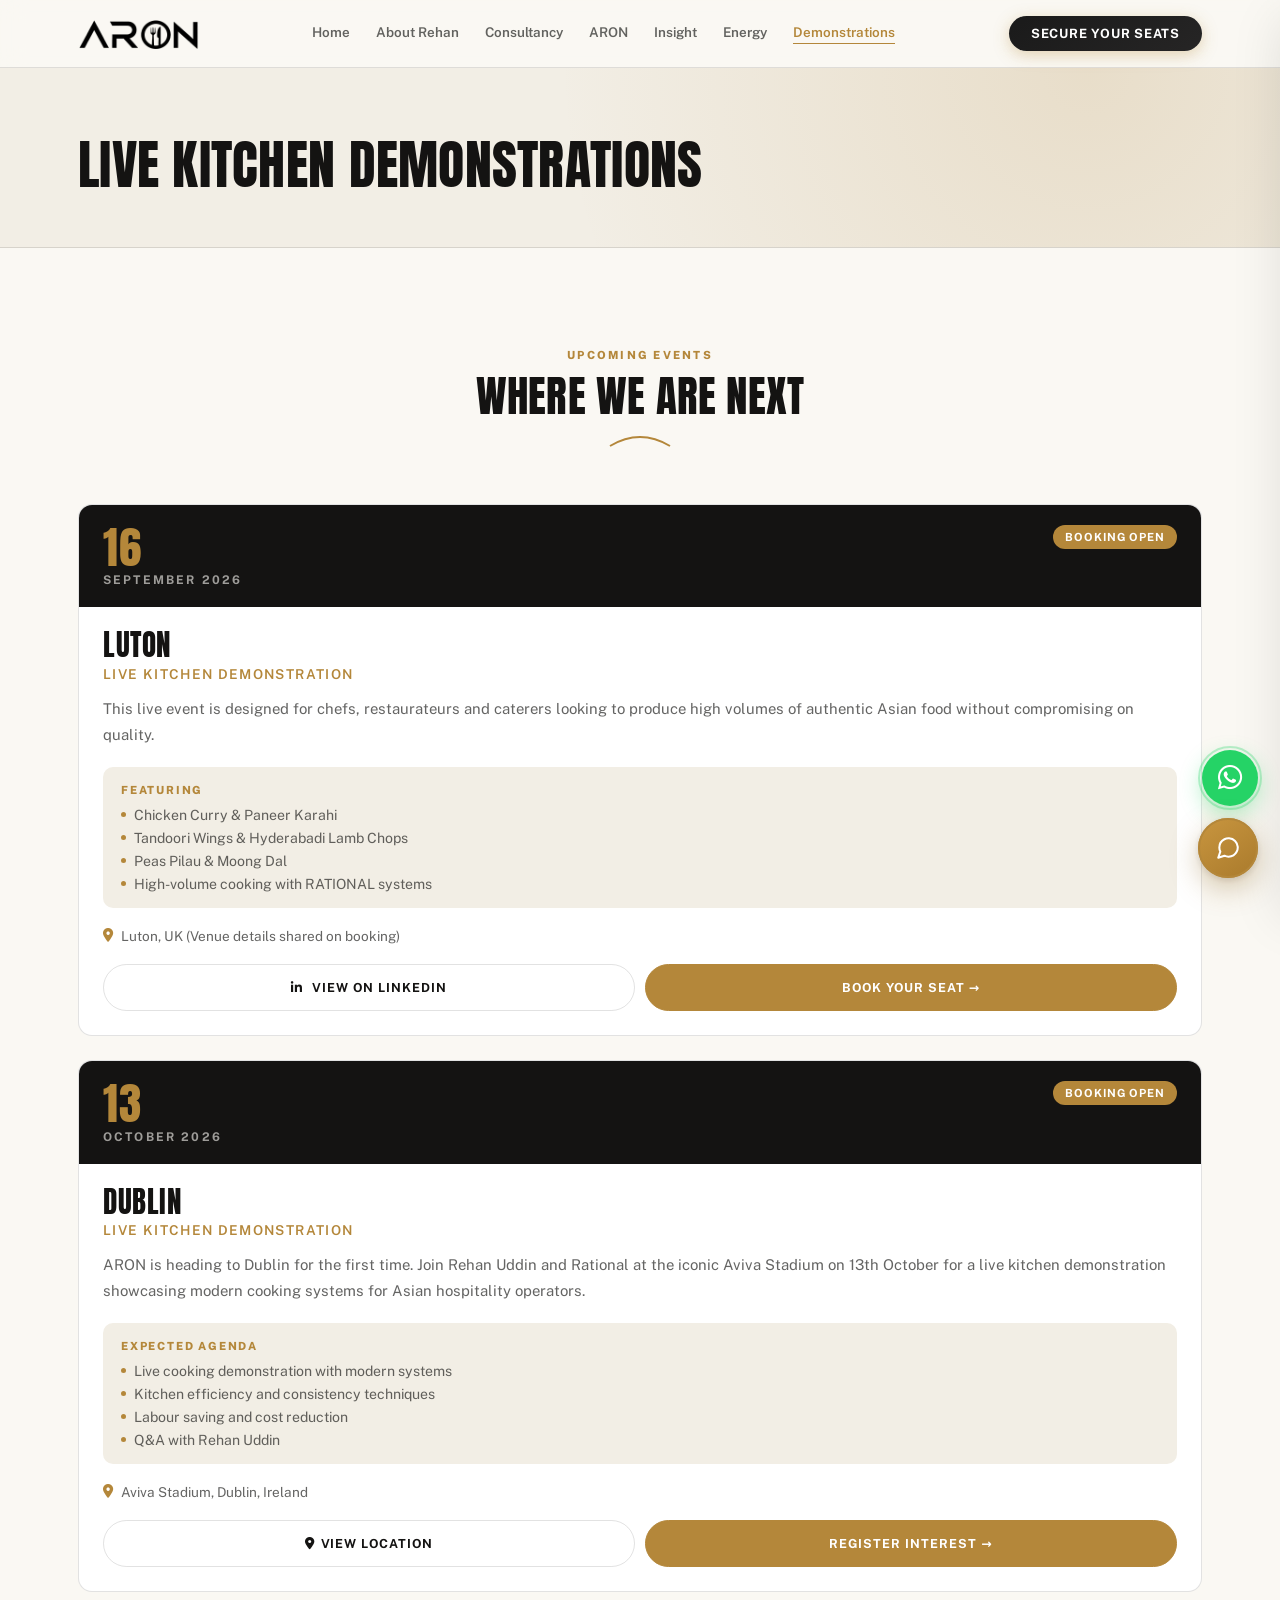
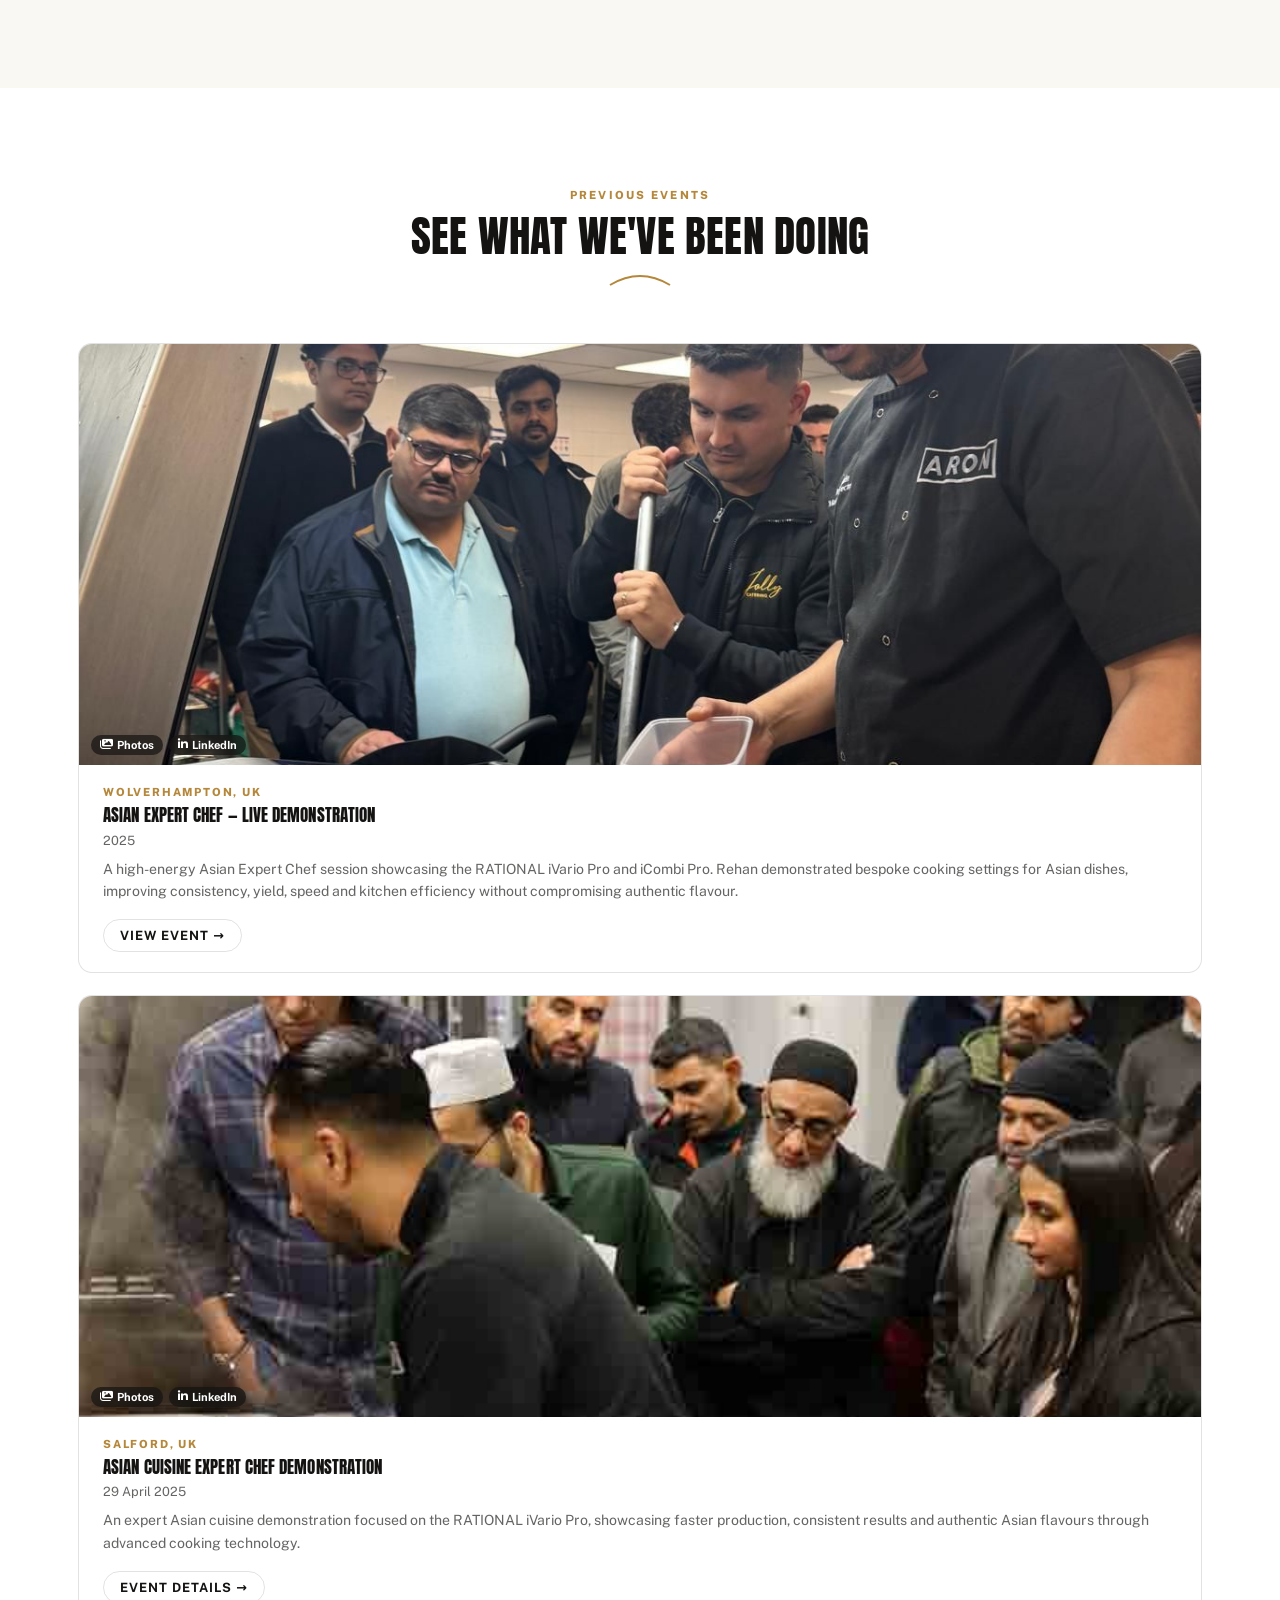
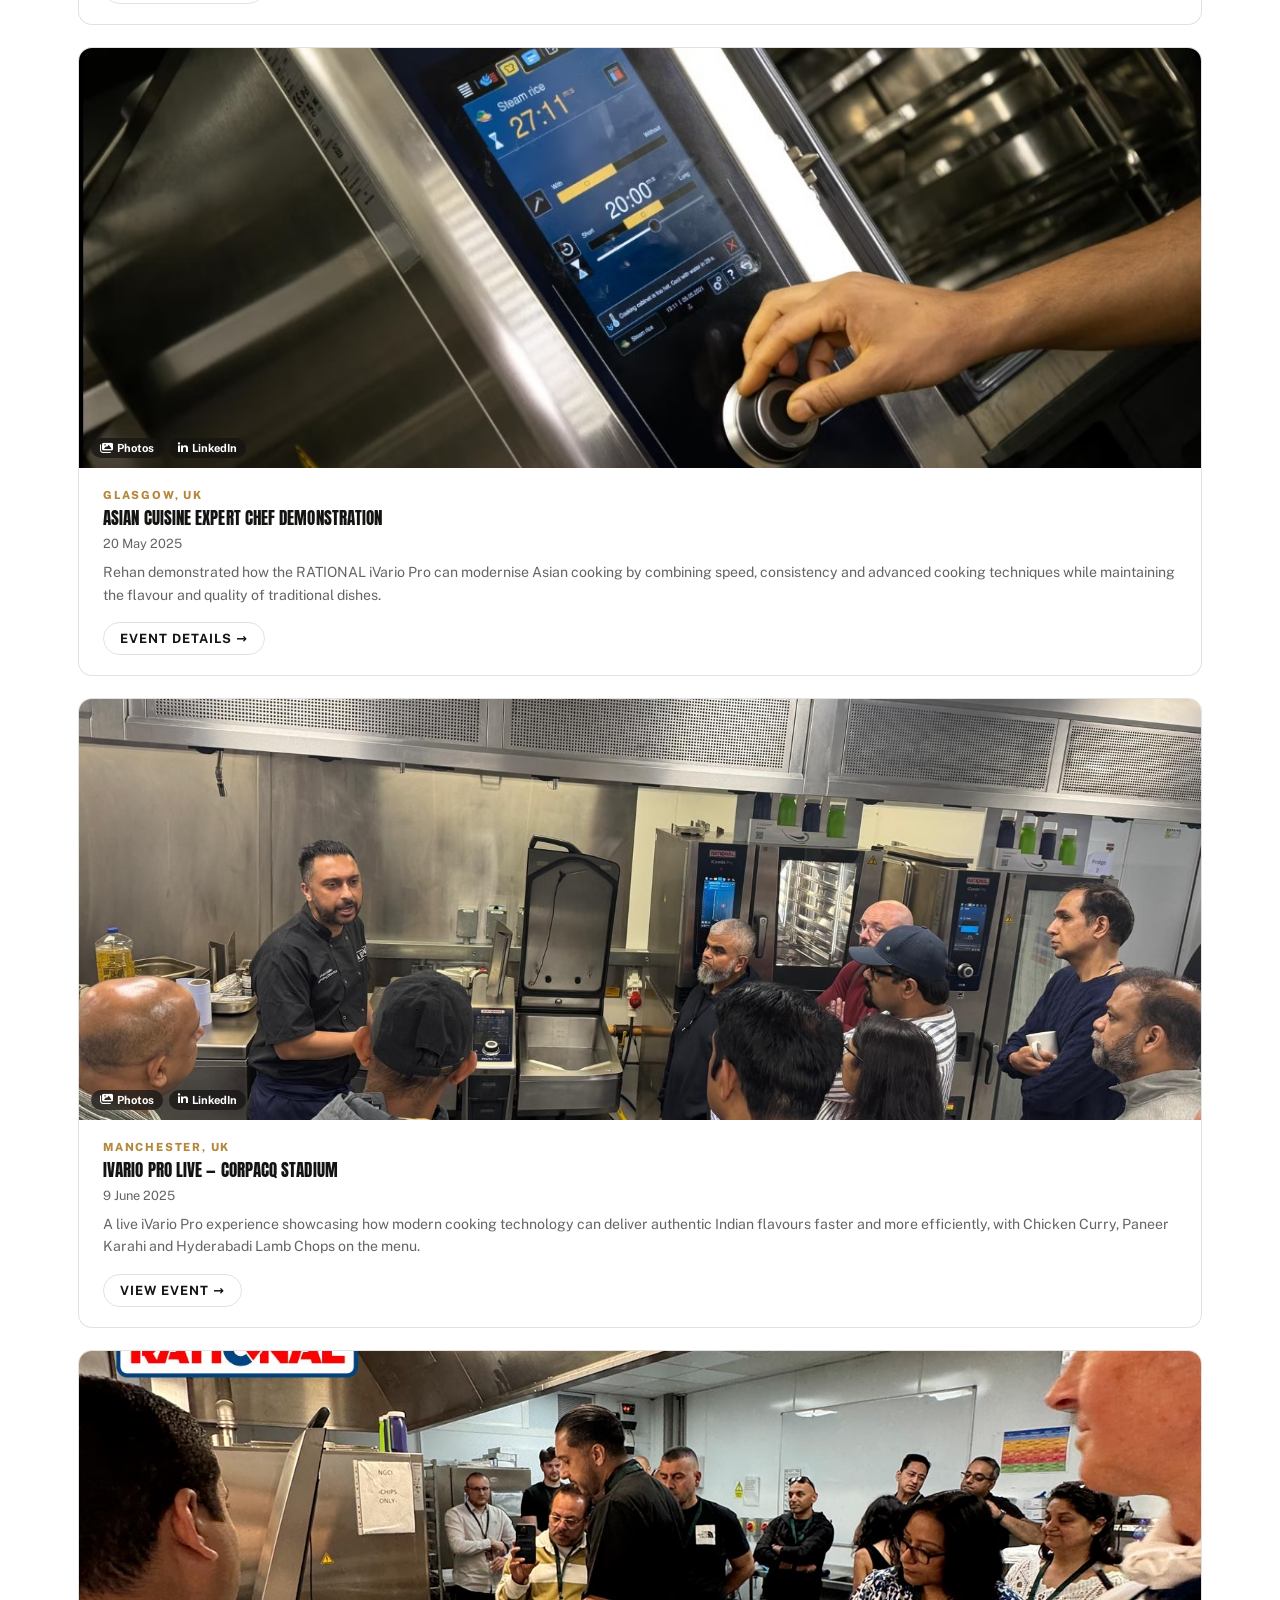
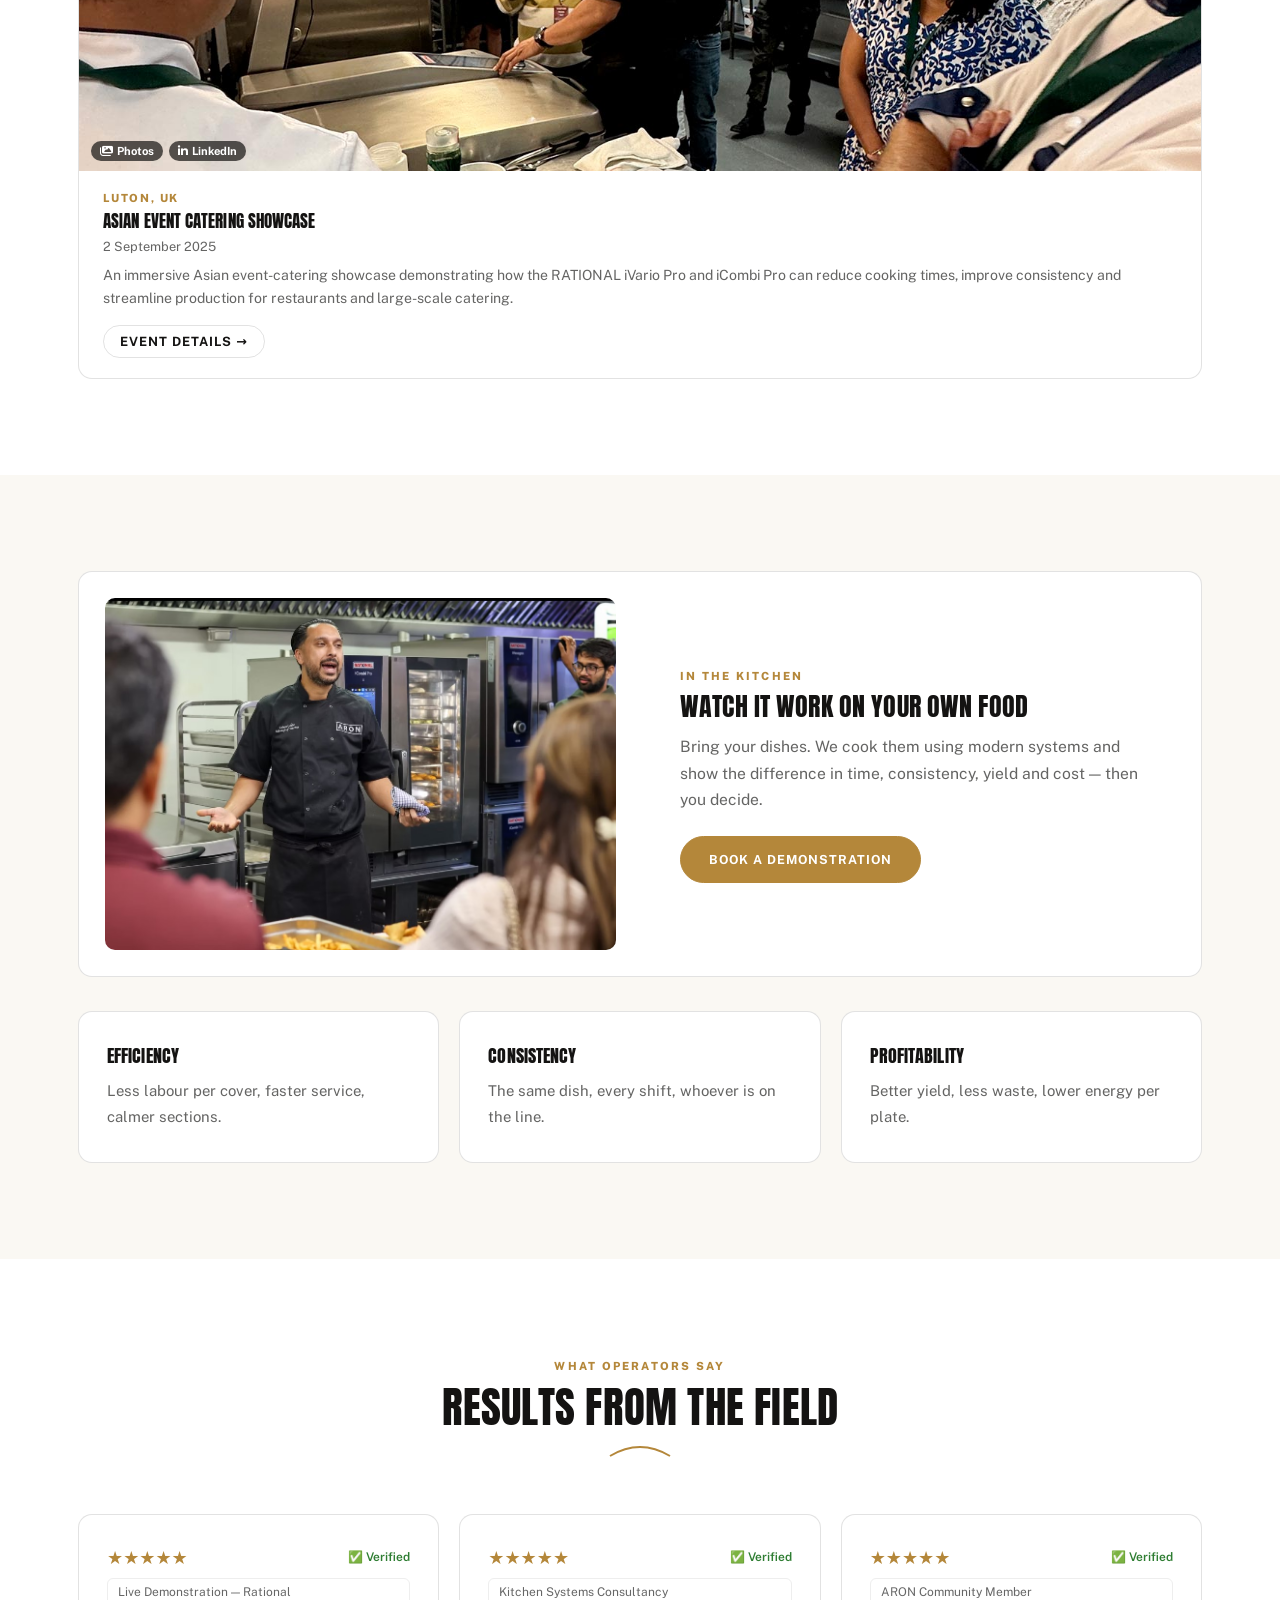
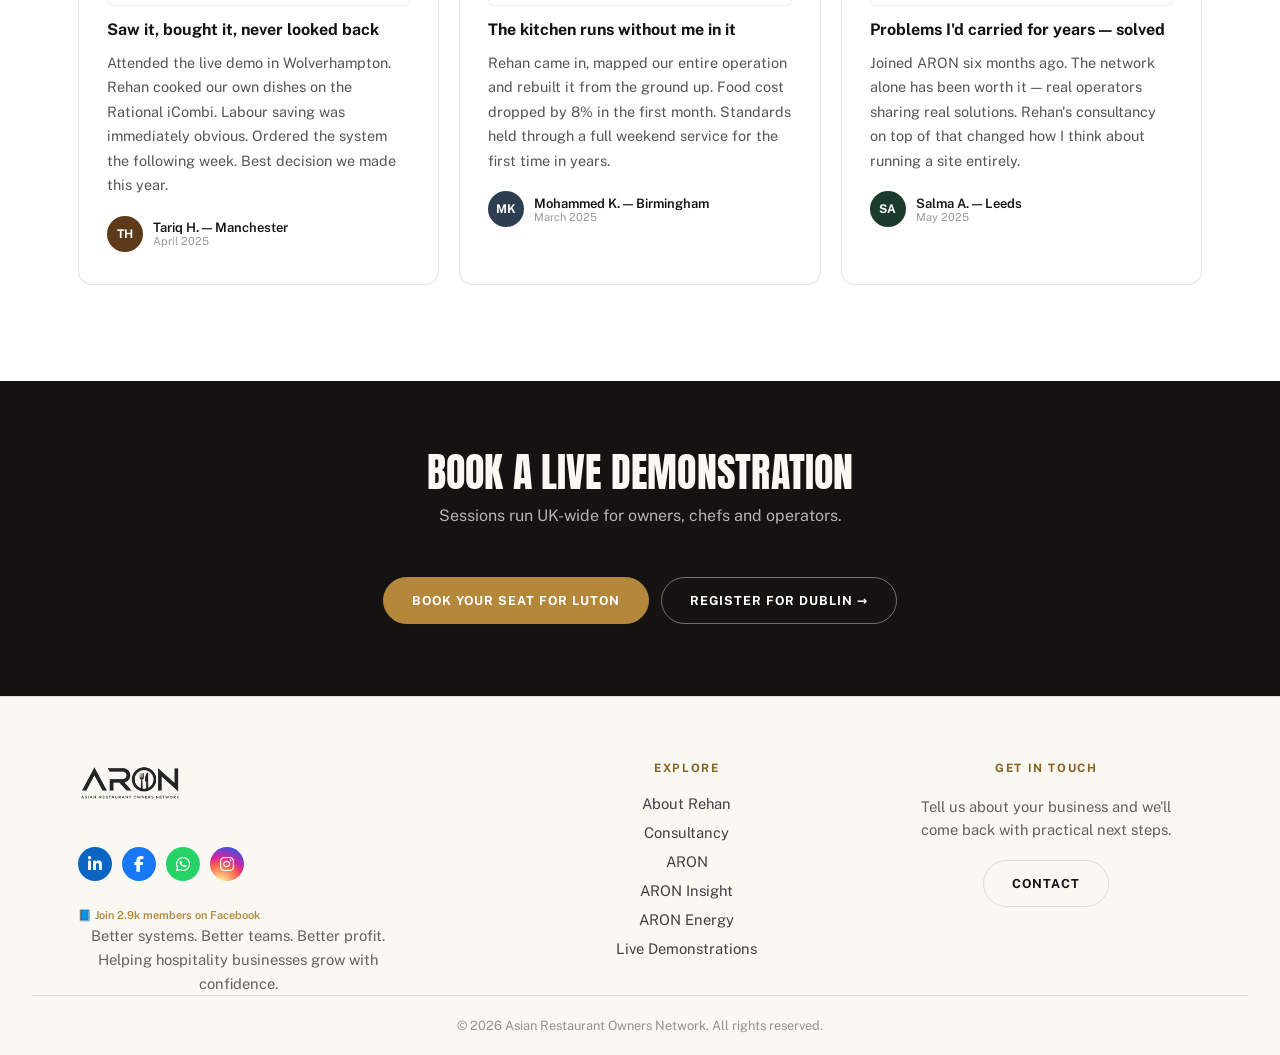
<file: live-demonstrations.html>
<!DOCTYPE html>
<html lang="en">

<head>
  <meta charset="UTF-8">
  <meta name="viewport" content="width=device-width, initial-scale=1.0">

  <title>Live Kitchen Demonstrations | Hospitality Consultancy | ARON — Rehan Uddin</title>

  <meta name="description"
    content="Live kitchen demonstrations by Rehan Uddin — see how modern kitchen systems improve efficiency, consistency and profitability. UK-wide events. Book your place.">

  <meta property="og:title"
    content="Live Kitchen Demonstrations | Hospitality Consultancy | ARON — Rehan Uddin">

  <meta property="og:description"
    content="Live kitchen demonstrations by Rehan Uddin — see how modern kitchen systems improve efficiency, consistency and profitability. UK-wide events. Book your place.">

  <meta property="og:type" content="website">

  <meta name="twitter:card" content="summary_large_image">

  <link rel="icon" href="/favicon.ico" sizes="any">
  <link rel="icon" type="image/png" href="/favicon.png">

  <link rel="preconnect" href="https://fonts.googleapis.com">
  <link rel="preconnect" href="https://fonts.gstatic.com" crossorigin>

  <link
    href="https://fonts.googleapis.com/css2?family=Anton&family=Public+Sans:wght@400;500;600;700;800&display=swap"
    rel="stylesheet">

  <link
    rel="stylesheet"
    href="https://cdnjs.cloudflare.com/ajax/libs/font-awesome/6.5.2/css/all.min.css">

  <link rel="stylesheet" href="assets/css/styles.css?v=2.0">


  <style>

    /* ── Nav Seat Button & WhatsApp Float ── */
     .nav-seat-btn {
  display: inline-flex !important;
  align-items: center !important;
  justify-content: center !important;
  background: linear-gradient(145deg, #1a1a1a, #262525) !important;
  color: #ffffff !important;
  padding: 10px 22px !important;
  font-family: "Public Sans", sans-serif !important;
  font-size: 0.8rem !important;
  font-weight: 700 !important;
  text-transform: uppercase !important;
  letter-spacing: 0.06em !important;
  text-decoration: none !important;
  border-radius: 999px !important;
  white-space: nowrap !important;
  cursor: pointer !important;
  box-shadow: 0 4px 16px rgba(180, 135, 58, 0.35) !important;
  animation: secureSeatPulse 2.4s ease-in-out infinite,
             goldBlink 1s ease-in-out infinite !important;
}

.nav-seat-btn:hover {
  background: linear-gradient(145deg, #d8a348, #b88634) !important;
  color: #ffffff !important;
  transform: translateY(-2px) !important;
  box-shadow: 0 8px 24px rgba(180, 135, 58, 0.5) !important;
  text-decoration: none !important;
  animation: none !important;
}

@keyframes secureSeatPulse {
  0%, 100% {
    box-shadow: 0 4px 16px rgba(180, 135, 58, 0.35);
  }
  50% {
    box-shadow: 0 4px 24px rgba(180, 135, 58, 0.7),
                0 0 0 5px rgba(180, 135, 58, 0.18);
  }
}

@keyframes goldBlink {
  0%, 100% { opacity: 1; }
  50%       { opacity: 0.15; }
}
    .whatsapp-float {
      position: fixed !important;
      right: 22px !important;
      bottom: 94px !important;
      width: 56px !important;
      height: 56px !important;
      display: flex !important;
      align-items: center !important;
      justify-content: center !important;
      background: #25D366 !important;
      color: #ffffff !important;
      border-radius: 50% !important;
      font-size: 28px !important;
      text-decoration: none !important;
      z-index: 299 !important;
      box-shadow: 0 8px 22px rgba(37, 211, 102, 0.38) !important;
      transition: transform 0.25s ease, box-shadow 0.25s !important;
    }

    .whatsapp-float:hover {
      color: #ffffff !important;
      transform: translateY(-3px) scale(1.06) !important;
      box-shadow: 0 12px 28px rgba(37, 211, 102, 0.52) !important;
      text-decoration: none !important;
    }

    /* ── Event Cards ── */

    .event-grid {
      display: flex;
      flex-direction: column;
      gap: 24px;
      margin-top: 32px;
    }

    .event-card {
      background: var(--paper-3);
      border: 1px solid var(--line);
      border-radius: var(--radius);
      overflow: hidden;
      transition: transform .3s ease, box-shadow .3s ease;
    }

    .event-card:hover {
      transform: translateY(-4px);
      box-shadow: var(--shadow-md);
    }

    .event-card-header {
      background: var(--ink);
      color: var(--paper);
      padding: 20px 24px;
      display: flex;
      align-items: flex-start;
      justify-content: space-between;
      gap: 12px;
    }

    .event-date-block {
      display: flex;
      flex-direction: column;
    }

    .event-day {
      font-family: 'Anton', sans-serif;
      font-size: 2.8rem;
      line-height: 1;
      color: var(--gold);
      letter-spacing: 0.02em;
    }

    .event-month {
      font-size: 0.75rem;
      font-weight: 700;
      letter-spacing: 0.18em;
      text-transform: uppercase;
      color: rgba(250,248,243,0.6);
      margin-top: 4px;
    }

    .event-status-badge {
      font-size: 0.7rem;
      font-weight: 700;
      letter-spacing: 0.08em;
      text-transform: uppercase;
      padding: 5px 12px;
      border-radius: 999px;
      white-space: nowrap;
    }

    .event-status-badge.open {
      background: var(--gold);
      color: #fff;
    }

    .event-status-badge.tba {
      background: rgba(250,248,243,0.12);
      color: rgba(250,248,243,0.7);
      border: 1px solid rgba(250,248,243,0.2);
    }

    .event-card-body {
      padding: 24px;
    }

    .event-city {
      font-family: 'Anton', sans-serif;
      font-size: 1.8rem;
      letter-spacing: 0.02em;
      text-transform: uppercase;
      color: var(--ink);
      margin-bottom: 6px;
      line-height: 1;
    }

    .event-title {
      font-size: 0.85rem;
      font-weight: 600;
      color: var(--gold);
      letter-spacing: 0.1em;
      text-transform: uppercase;
      margin-bottom: 14px;
    }

    .event-desc {
      font-size: 0.93rem;
      color: var(--ink-soft);
      line-height: 1.7;
      margin-bottom: 20px;
    }

    .event-agenda {
      background: var(--paper-2);
      border-radius: 10px;
      padding: 16px 18px;
      margin-bottom: 20px;
    }

    .event-agenda-title {
      font-size: 0.7rem;
      font-weight: 800;
      letter-spacing: 0.16em;
      text-transform: uppercase;
      color: var(--gold);
      margin-bottom: 10px;
    }

    .event-agenda ul {
      list-style: none;
      display: flex;
      flex-direction: column;
      gap: 7px;
    }

    .event-agenda ul li {
      font-size: 0.88rem;
      color: var(--ink-soft);
      display: flex;
      align-items: center;
      gap: 8px;
    }

    .event-agenda ul li::before {
      content: '';
      width: 5px;
      height: 5px;
      border-radius: 50%;
      background: var(--gold);
      flex-shrink: 0;
    }

    .event-venue {
      display: flex;
      align-items: center;
      gap: 8px;
      font-size: 0.85rem;
      color: var(--ink-soft);
      margin-bottom: 20px;
    }

    .event-venue i {
      color: var(--gold);
    }

    .event-btns {
      display: flex;
      gap: 10px;
      flex-wrap: wrap;
    }

    .event-btns .btn {
      flex: 1;
      min-width: 120px;
      text-align: center;
    }


    /* ── Experience Cards ── */

    .experience-grid {
      display: grid;
      grid-template-columns: repeat(4, 1fr);
      gap: 20px;
      margin-top: 32px;
    }

    .experience-card {
      background: var(--paper-3);
      border: 1px solid var(--line);
      border-radius: var(--radius);
      padding: 28px 22px;
      text-align: left;
      transition: transform .25s, box-shadow .25s;
    }

    .experience-card:hover {
      transform: translateY(-3px);
      box-shadow: var(--shadow-sm);
    }

    .experience-icon {
      width: 44px;
      height: 44px;
      border-radius: 10px;
      background: var(--gold-soft);
      display: flex;
      align-items: center;
      justify-content: center;
      margin-bottom: 16px;
    }

    .experience-icon i {
      color: var(--gold);
      font-size: 1.1rem;
    }

    .experience-card h3 {
      font-size: 1rem;
      margin-bottom: 10px;
      line-height: 1.3;
    }

    .experience-card p {
      font-size: 0.88rem;
      color: var(--ink-soft);
      line-height: 1.65;
    }


    /* ── Previous Events ── */

    .prev-events-grid {
      display: flex;
      flex-direction: column;
      gap: 22px;
      margin-top: 32px;
    }

    .prev-event-card {
      background: var(--paper-3);
      border: 1px solid var(--line);
      border-radius: var(--radius);
      overflow: hidden;
      transition: transform .25s, box-shadow .25s;
    }

    .prev-event-card:hover {
      transform: translateY(-3px);
      box-shadow: var(--shadow-sm);
    }

    .prev-event-img {
      aspect-ratio: 16/6;
      overflow: hidden;
      background: var(--paper-2);
      position: relative;
    }

    .prev-event-img img {
      width: 100%;
      height: 100%;
      object-fit: cover;
      transition: transform .4s ease;
    }

    .prev-event-card:hover .prev-event-img img {
      transform: scale(1.04);
    }

    .prev-event-indicators {
      position: absolute;
      bottom: 10px;
      left: 12px;
      display: flex;
      gap: 6px;
    }

    .prev-event-indicator {
      background: rgba(20,19,18,0.7);
      color: #fff;
      font-size: 0.7rem;
      font-weight: 700;
      padding: 3px 9px;
      border-radius: 999px;
      backdrop-filter: blur(4px);
      display: flex;
      align-items: center;
      gap: 4px;
    }

    .prev-event-body {
      padding: 20px 24px;
    }

    .prev-event-location {
      font-size: 0.7rem;
      font-weight: 800;
      letter-spacing: 0.16em;
      text-transform: uppercase;
      color: var(--gold);
      margin-bottom: 6px;
    }

    .prev-event-body h3 {
      font-size: 1.05rem;
      margin-bottom: 6px;
      line-height: 1.3;
    }

    .prev-event-date {
      font-size: 0.8rem;
      color: var(--ink-soft);
      margin-bottom: 10px;
    }

    .prev-event-body p {
      font-size: 0.88rem;
      color: var(--ink-soft);
      line-height: 1.6;
      margin-bottom: 16px;
    }


    /* ── Modal ── */

    .modal-overlay {
      display: none;
      position: fixed;
      inset: 0;
      background: rgba(20,19,18,0.82);
      z-index: 500;
      align-items: center;
      justify-content: center;
      padding: 20px;
      backdrop-filter: blur(6px);
    }

    .modal-overlay.open {
      display: flex;
    }

    .modal-box {
      background: var(--paper-3);
      border-radius: 16px;
      width: 100%;
      max-width: 680px;
      max-height: 88vh;
      overflow-y: auto;
      box-shadow: 0 32px 80px rgba(20,19,18,0.4);
    }

    .modal-box::-webkit-scrollbar {
      width: 4px;
    }

    .modal-box::-webkit-scrollbar-thumb {
      background: var(--line);
      border-radius: 4px;
    }

    .modal-header {
      padding: 22px 24px 18px;
      border-bottom: 1px solid var(--line);
      display: flex;
      align-items: center;
      justify-content: space-between;
      position: sticky;
      top: 0;
      background: var(--paper-3);
      z-index: 1;
      border-radius: 16px 16px 0 0;
    }

    .modal-header h3 {
      font-size: 1.1rem;
    }

    .modal-close-btn {
      width: 32px;
      height: 32px;
      border-radius: 50%;
      background: var(--paper-2);
      border: none;
      cursor: pointer;
      display: flex;
      align-items: center;
      justify-content: center;
      color: var(--ink-soft);
      font-size: 0.9rem;
      transition: background .15s;
    }

    .modal-close-btn:hover {
      background: var(--line);
    }

    .modal-body {
      padding: 24px;
    }

    .modal-img {
      border-radius: 10px;
      overflow: hidden;
      margin-bottom: 20px;
      aspect-ratio: 16/9;
    }

    .modal-img img {
      width: 100%;
      height: 100%;
      object-fit: cover;
    }

    .modal-meta {
      display: flex;
      gap: 20px;
      flex-wrap: wrap;
      margin-bottom: 18px;
    }

    .modal-meta-item {
      display: flex;
      align-items: center;
      gap: 7px;
      font-size: 0.88rem;
      color: var(--ink-soft);
    }

    .modal-meta-item i {
      color: var(--gold);
    }

    .modal-desc {
      font-size: 0.93rem;
      color: var(--ink-soft);
      line-height: 1.75;
      margin-bottom: 14px;
    }

    .modal-menu {
      background: var(--paper-2);
      border-radius: 10px;
      padding: 16px 18px;
      margin-bottom: 20px;
    }

    .modal-menu-title {
      font-size: 0.7rem;
      font-weight: 800;
      letter-spacing: 0.16em;
      text-transform: uppercase;
      color: var(--gold);
      margin-bottom: 10px;
    }

    .modal-menu ul {
      list-style: none;
      display: flex;
      flex-direction: column;
      gap: 7px;
    }

    .modal-menu ul li {
      font-size: 0.88rem;
      color: var(--ink-soft);
      display: flex;
      align-items: center;
      gap: 8px;
    }

    .modal-menu ul li::before {
      content: '';
      width: 5px;
      height: 5px;
      border-radius: 50%;
      background: var(--gold);
      flex-shrink: 0;
    }

    .modal-footer {
      padding: 16px 24px;
      border-top: 1px solid var(--line);
      display: flex;
      gap: 10px;
      flex-wrap: wrap;
    }

    .centered-section {
      text-align: center !important;
      align-items: center !important;
    }

    .centered-section .arc {
      margin-left: auto;
      margin-right: auto;
    }


    /* ── Responsive ── */

    @media (max-width: 980px) {
      nav {
        display: flex !important;
        align-items: center !important;
        justify-content: space-between !important;
      }
      .nav-seat-btn {
        display: inline-flex !important;
        padding: 7px 14px !important;
        font-size: 0.72rem !important;
        letter-spacing: 0.04em !important;
        margin-left: auto !important;
        margin-right: 12px !important;
      }
      .burger {
        margin-left: 0 !important;
      }
      .experience-grid {
        grid-template-columns: repeat(2, 1fr);
      }
    }

    @media (max-width: 640px) {
      .chat-fab {
        width: 48px !important;
        height: 48px !important;
        right: 16px !important;
        bottom: 16px !important;
      }
      .whatsapp-float {
        width: 48px !important;
        height: 48px !important;
        right: 16px !important;
        bottom: 74px !important;
        font-size: 24px !important;
      }

      .experience-grid {
        grid-template-columns: 1fr;
      }

      .event-btns {
        flex-direction: column;
      }

      .event-btns .btn {
        flex: none;
        width: 100%;
      }

    }

    @media (max-width: 480px) {
      .nav-seat-btn {
        padding: 6px 10px !important;
        font-size: 0.65rem !important;
        letter-spacing: 0.03em !important;
        margin-right: 8px !important;
      }
    }

  </style>

</head>


<body>

  <!-- WhatsApp Float Button -->
  <a href="https://wa.me/447795161230" 
     class="whatsapp-float" 
     target="_blank" 
     rel="noopener noreferrer" 
     aria-label="Chat with ARON on WhatsApp" 
     title="Chat with ARON on WhatsApp">
    <i class="fa-brands fa-whatsapp"></i>
  </a>


  <!-- INTRO -->

  <div id="intro">

    <div class="intro-mark">
      <img src="assets/images/aron-logo.png" alt="ARON">
    </div>

    <div class="intro-line"></div>

    <div class="intro-sub">
      Building Better Hospitality Businesses
    </div>

  </div>


  <!-- HEADER -->

  <header>

    <nav>

      <a href="index.html"
         class="logo"
         aria-label="ARON home">

        <img
          src="assets/images/aron-logo.png"
          alt="ARON">

      </a>


      <div class="navlinks">

        <a href="index.html">Home</a>

        <a href="about.html">
          About Rehan
        </a>

        <a href="consultancy.html">
          Consultancy
        </a>

        <a href="aron.html">
          ARON
        </a>

        <a href="insight.html">
          Insight
        </a>

        <a href="https://consultivutilities.com/"
           target="_blank"
           rel="noopener">
          Energy
        </a>

        <a href="live-demonstrations.html"
           class="active">
          Demonstrations
        </a>

      </div>


      <a href="live-demonstrations.html"
         class="nav-seat-btn"
         aria-label="Secure your seat at a live demonstration">
        Secure Your Seats
      </a>


      <button
        class="burger"
        id="burger"
        aria-label="Open menu">

        <span></span>
        <span></span>
        <span></span>

      </button>

    </nav>

  </header>


  <!-- MOBILE DRAWER -->

  <div class="mobile-drawer" id="drawer">

    <button
      class="drawer-close"
      id="drawerClose"
      aria-label="Close menu">
      ✕
    </button>


    <nav class="drawer-nav">

      <a href="index.html">
        Home
      </a>

      <a href="about.html">
        About Rehan
      </a>

      <a href="consultancy.html">
        Consultancy
      </a>

      <a href="aron.html">
        ARON
      </a>

      <a href="insight.html">
        ARON Insight
      </a>

      <a href="https://consultivutilities.com/"
         target="_blank"
         rel="noopener">
        ARON Energy
      </a>

      <a href="live-demonstrations.html"
         class="active">
        Live Demonstrations
      </a>

      <a href="contact.html"
         class="drawer-cta">
        Contact
      </a>

    </nav>

  </div>


  <div
    class="drawer-overlay"
    id="drawerOverlay">
  </div>


  <!-- PAGE HERO -->

  <section class="page-hero">

    <div class="wrap">

      <h1 class="reveal">
        Live Kitchen Demonstrations
      </h1>

    </div>

  </section>


  <!-- =====================================================
       1. UPCOMING EVENTS
  ====================================================== -->

  <section class="block">

    <div class="wrap">

      <div class="section-head reveal centered-section">

        <span class="eyebrow">
          Upcoming Events
        </span>

        <h2>
          Where we are next
        </h2>

        <span class="arc">
          <svg viewBox="0 0 64 14">
            <path
              d="M2 12 Q32 -6 62 12"
              stroke="#b4873a"
              stroke-width="2"
              fill="none"
            />
          </svg>
        </span>

      </div>


      <div class="event-grid">


        <!-- EVENT 1 — LUTON -->

        <div class="event-card reveal">

          <div class="event-card-header">

            <div class="event-date-block">

              <span class="event-day">
                16
              </span>

              <span class="event-month">
                September 2026
              </span>

            </div>


            <span class="event-status-badge open">
              Booking Open
            </span>

          </div>


          <div class="event-card-body">

            <div class="event-city">
              Luton
            </div>

            <div class="event-title">
              Live Kitchen Demonstration
            </div>


            <p class="event-desc">
              This live event is designed for chefs, restaurateurs and caterers looking to produce high volumes of authentic Asian food without compromising on quality.
            </p>


            <div class="event-agenda">

              <div class="event-agenda-title">
                Featuring
              </div>

              <ul>
                <li>Chicken Curry &amp; Paneer Karahi</li>
                <li>Tandoori Wings &amp; Hyderabadi Lamb Chops</li>
                <li>Peas Pilau &amp; Moong Dal</li>
                <li>High-volume cooking with RATIONAL systems</li>
              </ul>

            </div>


            <div class="event-venue">

              <i class="fa-solid fa-location-dot"></i>

              <span>
                Luton, UK (Venue details shared on booking)
              </span>

            </div>


            <div class="event-btns">

              <a
                href="https://www.linkedin.com/posts/rehan-uddin-817406135_after-successful-events-in-wolverhampton-activity-7487436572326555648-D1qq?utm_source=share&utm_medium=member_desktop&rcm=ACoAAEx6Cn8BiGY8B49yun8m14FtFwim_oFABX4"
                target="_blank"
                rel="noopener"
                class="btn btn-ghost">

                <i
                  class="fa-brands fa-linkedin-in"
                  style="margin-right:6px;">
                </i>

                View on LinkedIn

              </a>


              <a
                href="contact.html?event=Luton"
                class="btn btn-solid">

                Book Your Seat →

              </a>

            </div>

          </div>

        </div>


        <!-- EVENT 2 — DUBLIN -->

        <div class="event-card reveal reveal-d1">

          <div class="event-card-header">

            <div class="event-date-block">

              <span class="event-day">
                13
              </span>

              <span class="event-month">
                October 2026
              </span>

            </div>


            <span class="event-status-badge open">
              Booking Open
            </span>

          </div>


          <div class="event-card-body">

            <div class="event-city">
              Dublin
            </div>

            <div class="event-title">
              Live Kitchen Demonstration
            </div>


            <p class="event-desc">
              ARON is heading to Dublin for the first time. Join Rehan Uddin and Rational at the iconic Aviva Stadium on 13th October for a live kitchen demonstration showcasing modern cooking systems for Asian hospitality operators.
            </p>


            <div class="event-agenda">

              <div class="event-agenda-title">
                Expected agenda
              </div>

              <ul>

                <li>
                  Live cooking demonstration with modern systems
                </li>

                <li>
                  Kitchen efficiency and consistency techniques
                </li>

                <li>
                  Labour saving and cost reduction
                </li>

                <li>
                  Q&amp;A with Rehan Uddin
                </li>

              </ul>

            </div>


            <div class="event-venue">

              <i class="fa-solid fa-location-dot"></i>

              <span>
                Aviva Stadium, Dublin, Ireland
              </span>

            </div>


            <div class="event-btns">

              <a href="https://maps.google.com/?q=Aviva+Stadium,+Lansdowne+Road,+Dublin+4,+Ireland" target="_blank" rel="noopener" class="btn btn-ghost" style="opacity:1;pointer-events:auto;cursor:pointer;">
  <i class="fa-solid fa-location-dot" style="margin-right:6px;"></i>View Location
</a>


              <a
                href="contact.html?event=Dublin"
                class="btn btn-solid">

                Register Interest →

              </a>

            </div>

          </div>

        </div>


      </div>

    </div>

  </section>


  <!-- =====================================================
       2. PREVIOUS EVENTS
  ====================================================== -->

  <section class="block alt">
    <div class="wrap">

      <div class="section-head reveal">

        <span class="eyebrow">
          Previous Events
        </span>

        <h2>
          See what we've been doing
        </h2>

        <span class="arc">
          <svg viewBox="0 0 64 14">
            <path
              d="M2 12 Q32 -6 62 12"
              stroke="#b4873a"
              stroke-width="2"
              fill="none"/>
          </svg>
        </span>

      </div>


      <div class="prev-events-grid">


        <!-- PREVIOUS EVENT 1 — WOLVERHAMPTON -->

        <div
          class="prev-event-card reveal"
          onclick="openModal('modal-wolverhampton')"
          style="cursor:pointer;">

          <div class="prev-event-img">

            <img
              src="assets/images/Wolverhampton.jpg"
              alt="Asian Expert Chef live demonstration in Wolverhampton"
              loading="lazy">

            <div class="prev-event-indicators">

              <span class="prev-event-indicator">
                <i class="fa-solid fa-images"></i>
                Photos
              </span>

              <span class="prev-event-indicator">
                <i class="fa-brands fa-linkedin-in"></i>
                LinkedIn
              </span>

            </div>

          </div>


          <div class="prev-event-body">

            <div class="prev-event-location">
              Wolverhampton, UK
            </div>

            <h3>
              Asian Expert Chef — Live Demonstration
            </h3>

            <div class="prev-event-date">
              2025
            </div>

            <p>
              A high-energy Asian Expert Chef session showcasing
              the RATIONAL iVario Pro and iCombi Pro. Rehan
              demonstrated bespoke cooking settings for Asian
              dishes, improving consistency, yield, speed and
              kitchen efficiency without compromising authentic
              flavour.
            </p>

            <a
              class="btn btn-ghost"
              style="font-size:0.8rem;padding:8px 16px;">

              View Event →

            </a>

          </div>

        </div>



        <!-- PREVIOUS EVENT 2 — SALFORD -->

        <div
          class="prev-event-card reveal reveal-d1"
          onclick="openModal('modal-salford')"
          style="cursor:pointer;">

          <div class="prev-event-img">

            <img
              src="assets/images/Salford.jpg"
              alt="Asian cuisine demonstration in Salford"
              loading="lazy">

            <div class="prev-event-indicators">

              <span class="prev-event-indicator">
                <i class="fa-solid fa-images"></i>
                Photos
              </span>

              <span class="prev-event-indicator">
                <i class="fa-brands fa-linkedin-in"></i>
                LinkedIn
              </span>

            </div>

          </div>


          <div class="prev-event-body">

            <div class="prev-event-location">
              Salford, UK
            </div>

            <h3>
              Asian Cuisine Expert Chef Demonstration
            </h3>

            <div class="prev-event-date">
              29 April 2025
            </div>

            <p>
              An expert Asian cuisine demonstration focused on
              the RATIONAL iVario Pro, showcasing faster
              production, consistent results and authentic Asian
              flavours through advanced cooking technology.
            </p>

            <a
              href="https://www.rational-online.com/en_gb/news/rational-announce-expert-chef-demonstrations.php"
              target="_blank"
              rel="noopener"
              class="btn btn-ghost"
              style="font-size:0.8rem;padding:8px 16px;">

              Event Details →

            </a>

          </div>

        </div>



        <!-- PREVIOUS EVENT 3 — GLASGOW -->

        <div
          class="prev-event-card reveal"
          onclick="openModal('modal-glasgow')"
          style="cursor:pointer;">

          <div class="prev-event-img">

            <img
              src="assets/images/energy.jpg"
              alt="Asian cuisine chef demonstration in Glasgow"
              loading="lazy">

            <div class="prev-event-indicators">

              <span class="prev-event-indicator">
                <i class="fa-solid fa-images"></i>
                Photos
              </span>

              <span class="prev-event-indicator">
                <i class="fa-brands fa-linkedin-in"></i>
                LinkedIn
              </span>

            </div>

          </div>


          <div class="prev-event-body">

            <div class="prev-event-location">
              Glasgow, UK
            </div>

            <h3>
              Asian Cuisine Expert Chef Demonstration
            </h3>

            <div class="prev-event-date">
              20 May 2025
            </div>

            <p>
              Rehan demonstrated how the RATIONAL iVario Pro can
              modernise Asian cooking by combining speed,
              consistency and advanced cooking techniques while
              maintaining the flavour and quality of traditional
              dishes.
            </p>

            <a
              href="https://www.rational-online.com/en_gb/news/rational-announce-expert-chef-demonstrations.php"
              target="_blank"
              rel="noopener"
              class="btn btn-ghost"
              style="font-size:0.8rem;padding:8px 16px;">

              Event Details →

            </a>

          </div>

        </div>



        <!-- PREVIOUS EVENT 4 — MANCHESTER -->

        <div
          class="prev-event-card reveal reveal-d1"
          onclick="openModal('modal-manchester')"
          style="cursor:pointer;">

          <div class="prev-event-img">

            <img
              src="assets/images/Manchester.jpg"
              alt="RATIONAL iVario Pro live demonstration in Manchester"
              loading="lazy">

            <div class="prev-event-indicators">

              <span class="prev-event-indicator">
                <i class="fa-solid fa-images"></i>
                Photos
              </span>

              <span class="prev-event-indicator">
                <i class="fa-brands fa-linkedin-in"></i>
                LinkedIn
              </span>

            </div>

          </div>


          <div class="prev-event-body">

            <div class="prev-event-location">
              Manchester, UK
            </div>

            <h3>
              iVario Pro Live — CorpAcq Stadium
            </h3>

            <div class="prev-event-date">
              9 June 2025
            </div>

            <p>
              A live iVario Pro experience showcasing how modern
              cooking technology can deliver authentic Indian
              flavours faster and more efficiently, with Chicken
              Curry, Paneer Karahi and Hyderabadi Lamb Chops
              on the menu.
            </p>

            <a
              class="btn btn-ghost"
              style="font-size:0.8rem;padding:8px 16px;">

              View Event →

            </a>

          </div>

        </div>



        <!-- PREVIOUS EVENT 5 — LUTON -->

        <div
          class="prev-event-card reveal"
          onclick="openModal('modal-luton')"
          style="cursor:pointer;">

          <div class="prev-event-img">

            <img
              src="assets/images/Luton.jpg"
              alt="Asian event catering demonstration in Luton"
              loading="lazy">

            <div class="prev-event-indicators">

              <span class="prev-event-indicator">
                <i class="fa-solid fa-images"></i>
                Photos
              </span>

              <span class="prev-event-indicator">
                <i class="fa-brands fa-linkedin-in"></i>
                LinkedIn
              </span>

            </div>

          </div>


          <div class="prev-event-body">

            <div class="prev-event-location">
              Luton, UK
            </div>

            <h3>
              Asian Event Catering Showcase
            </h3>

            <div class="prev-event-date">
              2 September 2025
            </div>

            <p>
              An immersive Asian event-catering showcase
              demonstrating how the RATIONAL iVario Pro and
              iCombi Pro can reduce cooking times, improve
              consistency and streamline production for
              restaurants and large-scale catering.
            </p>

            <a
              href="https://fcsi.org.uk/2025/08/discover-the-future-of-asian-event-catering-with-live-chef-demonstrations/?utm_source=chatgpt.com"
              target="_blank"
              rel="noopener"
              class="btn btn-ghost"
              style="font-size:0.8rem;padding:8px 16px;">

              Event Details →

            </a>

          </div>

        </div>


      </div>

    </div>
  </section>


  <!-- =====================================================
       3. IN THE KITCHEN
  ====================================================== -->

  <section class="block">

    <div class="wrap">


      <div class="pillar-rows">

        <div class="pillar-row reveal">


          <div class="pillar-img">

            <img
              src="assets/images/demos.jpg"
              alt="Live kitchen demonstration for operators"
              loading="lazy"
              width="1200"
              height="840">

          </div>


          <div class="pillar-text">

            <span class="eyebrow">
              In The Kitchen
            </span>

            <h3>
              Watch it work on your own food
            </h3>

            <p>
              Bring your dishes. We cook them using modern
              systems and show the difference in time,
              consistency, yield and cost — then you decide.
            </p>


            <div style="margin-top:22px">

              <a
                href="contact.html"
                class="btn btn-solid">

                Book a Demonstration

              </a>

            </div>

          </div>

        </div>

      </div>


      <div
        class="card-grid"
        style="margin-top:34px;">


        <div class="card reveal">

          <h3>
            Efficiency
          </h3>

          <p>
            Less labour per cover, faster service,
            calmer sections.
          </p>

        </div>


        <div class="card reveal reveal-d1">

          <h3>
            Consistency
          </h3>

          <p>
            The same dish, every shift,
            whoever is on the line.
          </p>

        </div>


        <div class="card reveal reveal-d2">

          <h3>
            Profitability
          </h3>

          <p>
            Better yield, less waste,
            lower energy per plate.
          </p>

        </div>


      </div>

    </div>

  </section>


  <!-- =====================================================
       4. TESTIMONIALS
  ====================================================== -->

  <section class="block alt">

    <div class="wrap">


      <div class="section-head reveal">

        <span class="eyebrow">
          What Operators Say
        </span>

        <h2>
          Results from the field
        </h2>

        <span class="arc">

          <svg viewBox="0 0 64 14">

            <path
              d="M2 12 Q32 -6 62 12"
              stroke="#b4873a"
              stroke-width="2"
              fill="none"/>

          </svg>

        </span>

      </div>


      <div
        class="card-grid"
        style="margin-top:28px;">


        <!-- TESTIMONIAL 1 -->

        <div class="card reveal">

          <div
            style="
              display:flex;
              justify-content:space-between;
              align-items:center;
              margin-bottom:10px;
            ">

            <div
              style="
                color:#b4873a;
                font-size:18px;
              ">

              ★★★★★

            </div>


            <span
              style="
                color:#2e7d32;
                font-size:12px;
                font-weight:600;
              ">

              ✅ Verified

            </span>

          </div>


          <div
            style="
              border:1px solid #eee;
              border-radius:6px;
              padding:6px 10px;
              font-size:12px;
              color:#666;
              margin-bottom:14px;
            ">

            Live Demonstration — Rational

          </div>


          <h4
            style="
              font-size:1rem;
              margin-bottom:10px;
              font-family:'Public Sans',sans-serif;
              text-transform:none;
              letter-spacing:0;
            ">

            Saw it, bought it, never looked back

          </h4>


          <p
            style="
              font-size:0.9rem;
              color:#555;
              line-height:1.7;
            ">

            Attended the live demo in Wolverhampton.
            Rehan cooked our own dishes on the Rational
            iCombi. Labour saving was immediately obvious.
            Ordered the system the following week.
            Best decision we made this year.

          </p>


          <div
            style="
              display:flex;
              align-items:center;
              gap:10px;
              margin-top:18px;
            ">

            <div
              style="
                width:36px;
                height:36px;
                border-radius:50%;
                background:#5d3a1a;
                color:white;
                display:flex;
                align-items:center;
                justify-content:center;
                font-size:12px;
                font-weight:700;
              ">

              TH

            </div>


            <div>

              <div
                style="
                  font-size:13px;
                  font-weight:600;
                ">

                Tariq H. — Manchester

              </div>


              <div
                style="
                  font-size:11px;
                  color:#999;
                ">

                April 2025

              </div>

            </div>

          </div>

        </div>


        <!-- TESTIMONIAL 2 -->

        <div class="card reveal reveal-d1">

          <div
            style="
              display:flex;
              justify-content:space-between;
              align-items:center;
              margin-bottom:10px;
            ">

            <div
              style="
                color:#b4873a;
                font-size:18px;
              ">

              ★★★★★

            </div>


            <span
              style="
                color:#2e7d32;
                font-size:12px;
                font-weight:600;
              ">

              ✅ Verified

            </span>

          </div>


          <div
            style="
              border:1px solid #eee;
              border-radius:6px;
              padding:6px 10px;
              font-size:12px;
              color:#666;
              margin-bottom:14px;
            ">

            Kitchen Systems Consultancy

          </div>


          <h4
            style="
              font-size:1rem;
              margin-bottom:10px;
              font-family:'Public Sans',sans-serif;
              text-transform:none;
              letter-spacing:0;
            ">

            The kitchen runs without me in it

          </h4>


          <p
            style="
              font-size:0.9rem;
              color:#555;
              line-height:1.7;
            ">

            Rehan came in, mapped our entire operation
            and rebuilt it from the ground up. Food cost
            dropped by 8% in the first month. Standards
            held through a full weekend service for the
            first time in years.

          </p>


          <div
            style="
              display:flex;
              align-items:center;
              gap:10px;
              margin-top:18px;
            ">

            <div
              style="
                width:36px;
                height:36px;
                border-radius:50%;
                background:#2c3e50;
                color:white;
                display:flex;
                align-items:center;
                justify-content:center;
                font-size:12px;
                font-weight:700;
              ">

              MK

            </div>


            <div>

              <div
                style="
                  font-size:13px;
                  font-weight:600;
                ">

                Mohammed K. — Birmingham

              </div>


              <div
                style="
                  font-size:11px;
                  color:#999;
                ">

                March 2025

              </div>

            </div>

          </div>

        </div>


        <!-- TESTIMONIAL 3 -->

        <div class="card reveal reveal-d2">

          <div
            style="
              display:flex;
              justify-content:space-between;
              align-items:center;
              margin-bottom:10px;
            ">

            <div
              style="
                color:#b4873a;
                font-size:18px;
              ">

              ★★★★★

            </div>


            <span
              style="
                color:#2e7d32;
                font-size:12px;
                font-weight:600;
              ">

              ✅ Verified

            </span>

          </div>


          <div
            style="
              border:1px solid #eee;
              border-radius:6px;
              padding:6px 10px;
              font-size:12px;
              color:#666;
              margin-bottom:14px;
            ">

            ARON Community Member

          </div>


          <h4
            style="
              font-size:1rem;
              margin-bottom:10px;
              font-family:'Public Sans',sans-serif;
              text-transform:none;
              letter-spacing:0;
            ">

            Problems I'd carried for years — solved

          </h4>


          <p
            style="
              font-size:0.9rem;
              color:#555;
              line-height:1.7;
            ">

            Joined ARON six months ago. The network alone
            has been worth it — real operators sharing real
            solutions. Rehan's consultancy on top of that
            changed how I think about running a site entirely.

          </p>


          <div
            style="
              display:flex;
              align-items:center;
              gap:10px;
              margin-top:18px;
            ">

            <div
              style="
                width:36px;
                height:36px;
                border-radius:50%;
                background:#1a3a2c;
                color:white;
                display:flex;
                align-items:center;
                justify-content:center;
                font-size:12px;
                font-weight:700;
              ">

              SA

            </div>


            <div>

              <div
                style="
                  font-size:13px;
                  font-weight:600;
                ">

                Salma A. — Leeds

              </div>


              <div
                style="
                  font-size:11px;
                  color:#999;
                ">

                May 2025

              </div>

            </div>

          </div>

        </div>


      </div>

    </div>

  </section>


  <!-- =====================================================
       5. CTA BANNER
  ====================================================== -->

  <section class="cta-banner">

    <h2 class="reveal">
      Book a live demonstration
    </h2>

    <p class="reveal reveal-d1">
      Sessions run UK-wide for owners, chefs and operators.
    </p>


    <div
      class="reveal reveal-d2"
      style="
        display:flex;
        gap:12px;
        justify-content:center;
        flex-wrap:wrap;
        margin-top:26px;
      ">

      <a
        href="contact.html?event=Luton"
        class="btn btn-solid">

        Book Your Seat for Luton 

      </a>


      <a
        href="contact.html?event=Dublin"
        class="btn btn-ghost"
        style="
          color:#fff;
          border-color:rgba(255,255,255,0.4);
        ">

        Register for Dublin →

      </a>

    </div>

  </section>


  <!-- =====================================================
       FOOTER
  ====================================================== -->

  <footer class="site-footer">

    <div class="wrap foot-grid">


      <div class="foot-brand">

        <div class="foot-brand-top">

          <img
            class="foot-logo"
            src="assets/images/aron-logo-full.png"
            alt="ARON — Asian Restaurant Owners Network">

        </div>


        <div class="foot-social">

          <a
            class="social-linkedin"
            href="https://www.linkedin.com/in/rehan-uddin-817406135/"
            aria-label="ARON on LinkedIn"
            target="_blank"
            rel="noopener">

            <i class="fa-brands fa-linkedin-in"></i>

          </a>


          <a
            class="social-facebook"
            href="https://www.facebook.com/asianrestaurantownersnetwork/?rdid=Ty0tPalzK4pDtETs"
            aria-label="Join ARON on Facebook"
            target="_blank"
            rel="noopener"
            style="background:#1877F2;">

            <i
              class="fa-brands fa-facebook-f"
              style="color:white;">
            </i>

          </a>


          <a
            class="social-whatsapp"
            href="https://wa.me/447795161230"
            aria-label="Message ARON on WhatsApp"
            target="_blank"
            rel="noopener">

            <i class="fa-brands fa-whatsapp"></i>

          </a>


          <a
            class="social-instagram"
            href="https://www.instagram.com/planet_aron/"
            aria-label="ARON on Instagram"
            target="_blank"
            rel="noopener">

            <i class="fa-brands fa-instagram"></i>

          </a>

        </div>


        <p
          style="
            font-size:11px;
            color:#b4873a;
            font-weight:600;
            margin-top:6px;
          ">

          📘 Join 2.9k members on Facebook

        </p>


        <p>
          Better systems. Better teams. Better profit.
          Helping hospitality businesses grow with confidence.
        </p>

      </div>


      <div class="foot-explore">

        <span class="eyebrow">
          Explore
        </span>

        <a href="about.html">
          About Rehan
        </a>

        <a href="consultancy.html">
          Consultancy
        </a>

        <a href="aron.html">
          ARON
        </a>

        <a href="insight.html">
          ARON Insight
        </a>

        <a
          href="https://consultivutilities.com/"
          target="_blank"
          rel="noopener">

          ARON Energy

        </a>

        <a href="live-demonstrations.html">
          Live Demonstrations
        </a>

      </div>


      <div class="foot-contact">

        <span class="eyebrow">
          Get In Touch
        </span>

        <p>
          Tell us about your business and we'll come back
          with practical next steps.
        </p>

        <a
          href="contact.html"
          class="btn btn-ghost">

          Contact

        </a>

      </div>


    </div>


    <div class="foot-bottom">

      &copy;

      <span id="yr">
        2026
      </span>

      Asian Restaurant Owners Network.
      All rights reserved.

    </div>

  </footer>


  <!-- =====================================================
       MODAL — WOLVERHAMPTON
  ====================================================== -->

  <div
    class="modal-overlay"
    id="modal-wolverhampton"
    onclick="
      if(event.target===this)
      closeModal('modal-wolverhampton')
    ">


    <div class="modal-box">


      <div class="modal-header">

        <h3>
          Wolverhampton — Live Demonstration
        </h3>


        <button
          class="modal-close-btn"
          onclick="closeModal('modal-wolverhampton')"
          aria-label="Close">

          ✕

        </button>

      </div>


      <div class="modal-body">


        <div class="modal-img">

          <img
            src="assets/images/demos.jpg"
            alt="Wolverhampton live kitchen demonstration"
            loading="lazy">

        </div>


        <div class="modal-meta">

          <div class="modal-meta-item">

            <i class="fa-solid fa-location-dot"></i>

            Wolverhampton, UK

          </div>


          <div class="modal-meta-item">

            <i class="fa-solid fa-calendar"></i>

            2025

          </div>


          <div class="modal-meta-item">

            <i class="fa-brands fa-linkedin-in"></i>

            Event on LinkedIn

          </div>

        </div>


        <p class="modal-desc">

          A successful live kitchen demonstration held in
          Wolverhampton, bringing together restaurant owners
          and operators from across the region. Rehan Uddin
          demonstrated how modern cooking systems — including
          the Rational iCombi — can transform kitchen
          efficiency, consistency and profitability.

        </p>


        <p class="modal-desc">

          Attendees brought their own dishes and saw the
          results first-hand. The session included live
          cooking, a discussion on kitchen labour savings,
          and a Q&amp;A with Rehan.

        </p>

      </div>


      <div class="modal-footer">


        <a
          href="https://www.linkedin.com/posts/rehan-uddin-817406135_asianhospitality-restaurantowner-asianchef-activity-7463713003138560000-5sWo"
          target="_blank"
          rel="noopener"
          class="btn btn-ghost"
          style="font-size:0.85rem;">

          <i
            class="fa-brands fa-linkedin-in"
            style="margin-right:6px;">
          </i>

          View on LinkedIn

        </a>


        <a
          href="contact.html"
          class="btn btn-solid"
          style="font-size:0.85rem;">

          Book Next Event →

        </a>

      </div>

    </div>

  </div>


  <!-- =====================================================
       MODAL — MANCHESTER
  ====================================================== -->

  <div
    class="modal-overlay"
    id="modal-manchester"
    onclick="
      if(event.target===this)
      closeModal('modal-manchester')
    ">


    <div class="modal-box">


      <div class="modal-header">

        <h3>
          Manchester — iVario Pro Live at CorpAcq Stadium
        </h3>


        <button
          class="modal-close-btn"
          onclick="closeModal('modal-manchester')"
          aria-label="Close">

          ✕

        </button>

      </div>


      <div class="modal-body">


        <div class="modal-img">

          <img
            src="assets/images/demos.jpg"
            alt="Manchester iVario Pro live demonstration"
            loading="lazy">

        </div>


        <div class="modal-meta">

          <div class="modal-meta-item">

            <i class="fa-solid fa-location-dot"></i>

            CorpAcq Stadium, Salford, Manchester

          </div>


          <div class="modal-meta-item">

            <i class="fa-solid fa-calendar"></i>

            Tuesday 9th June 2025

          </div>


          <div class="modal-meta-item">

            <i class="fa-solid fa-clock"></i>

            10:30–12:30 &amp; 14:00–16:00

          </div>

        </div>


        <p class="modal-desc">

          An exclusive live cooking experience at CorpAcq
          Stadium, Salford. Rehan Uddin showcased how the
          iVario Pro transforms Indian cooking — delivering
          incredible flavour, faster. Two sessions were held
          on the day for operators across the region.

        </p>


        <div class="modal-menu">

          <div class="modal-menu-title">
            🍛 Live Menu Highlights
          </div>


          <ul>

            <li>
              Chicken Curry
            </li>

            <li>
              Paneer Karahi
            </li>

            <li>
              Hyderabadi Lamb Chops
            </li>

            <li>
              And more on the day
            </li>

          </ul>

        </div>


        <p class="modal-desc">

          Each session demonstrated the speed, consistency
          and quality improvements the iVario Pro delivers
          in a high-volume Asian kitchen environment.

        </p>

      </div>


      <div class="modal-footer">


        <a
          href="https://www.linkedin.com/posts/rehan-uddin-817406135_hospitality-restaurantowner-commercialkitchen-activity-7471960622478368768-9Sky"
          target="_blank"
          rel="noopener"
          class="btn btn-ghost"
          style="font-size:0.85rem;">

          <i
            class="fa-brands fa-linkedin-in"
            style="margin-right:6px;">
          </i>

          View on LinkedIn

        </a>


        <a
          href="contact.html"
          class="btn btn-solid"
          style="font-size:0.85rem;">

          Book Next Event →

        </a>

      </div>

    </div>

  </div>


  <!-- SCRIPTS -->

  <script src="assets/js/main.js"></script>

  <script src="assets/js/chatbot.js"></script>


  <script>

    function openModal(id) {

      document
        .getElementById(id)
        .classList
        .add('open');

      document.body.style.overflow = 'hidden';

    }


    function closeModal(id) {

      document
        .getElementById(id)
        .classList
        .remove('open');

      document.body.style.overflow = '';

    }


    document.addEventListener(
      'keydown',
      function(e) {

        if (e.key === 'Escape') {

          document
            .querySelectorAll('.modal-overlay.open')
            .forEach(function(m) {

              m.classList.remove('open');

            });

          document.body.style.overflow = '';

        }

      }
    );

  </script>


</body>
</html>
</file>
<file: assets/css/styles.css>
/* ============================================================
   ARON — light premium design system
   ============================================================ */

/* ============================================================
   FOOTER — 3-column layout with social icons
   Uses var(--x, fallback) syntax so it works whether or not
   your stylesheet already defines these custom properties.
   ============================================================ */

.site-footer{
  background: var(--paper, #faf8f3);
  border-top: 1px solid var(--line, rgba(24,22,17,0.10));
  padding: 64px 32px 0;
}

.foot-grid{
  display:grid;
  grid-template-columns: 1.3fr 1fr 1fr;
  gap: 48px;
  padding-bottom: 48px;
}

.foot-brand{
  display:flex;
  flex-direction:column;
  align-items:flex-start;
}
.foot-brand-top{
  display:flex;
  align-items:center;
  margin-bottom: 16px;
  flex-wrap:wrap;
}
.foot-brand .foot-logo{
  height: 44px;
  width: auto;
  display:block;
  position:static;
}
.foot-brand p{
  color: var(--ink-soft, rgba(24,22,17,0.68));
  font-size: 0.92rem;
  line-height: 1.6;
  max-width: 320px;
  position:static;
}

.foot-social{
  display:flex;
  gap: 10px;
  margin-bottom: 20px;
  position:static;
}
.foot-social a{
  position:static;
  width: 34px; height: 34px;
  border-radius: 50%;
  display:flex; align-items:center; justify-content:center;
  color: #fff;
  font-size: 16px;
  line-height:1;
  transition: transform .15s ease, filter .15s ease;
  flex-shrink:0;
}
.foot-social a:hover{ transform: translateY(-2px); filter: brightness(1.08); }

.foot-social a.social-linkedin{ background:#0A66C2; color:#fff; }
.foot-social a.social-whatsapp{ background:#25D366; color:#fff; }
.foot-social a.social-instagram{
  background: radial-gradient(circle at 30% 107%,
    #fdf497 0%, #fdf497 5%, #fd5949 45%, #d6249f 60%, #285AEB 90%);
  color:#fff;
}

.foot-explore, .foot-contact{
  display:flex;
  flex-direction: column;
  align-items:center;
  text-align:center;
  gap: 12px;
}
.foot-explore .eyebrow, .foot-contact .eyebrow{
  font-weight:700;
  letter-spacing:0.14em;
  text-transform:uppercase;
  font-size:0.72rem;
  color: var(--brass-deep, #8a5f22);
  margin-bottom: 8px;
}
.foot-explore a{
  color: var(--ink, #181611);
  font-size: 0.92rem;
  opacity: 0.8;
  text-decoration:none;
  transition: opacity .2s ease, color .2s ease;
}
.foot-explore a:hover{
  opacity:1;
  color: var(--brass-deep, #8a5f22);
}

.foot-contact p{
  color: var(--ink-soft, rgba(24,22,17,0.68));
  font-size: 0.92rem;
  line-height: 1.6;
  max-width: 260px;
  text-align:center;
}
.foot-contact .btn{
  margin-top: 6px;
}

.foot-bottom{
  border-top: 1px solid var(--line, rgba(24,22,17,0.10));
  padding: 22px 0;
  text-align:center;
  font-size: 0.8rem;
  color: var(--ink-faint, rgba(24,22,17,0.45));
}

@media (max-width: 780px){
  .foot-grid{
    grid-template-columns: 1fr;
    gap: 36px;
  }
}




   
:root{
  --paper:#faf8f3;
  --paper-2:#f2eee5;
  --paper-3:#ffffff;
  --ink:#141312;
  --ink-2:#2c2a26;
  --ink-soft:rgba(20,19,18,0.66);
  --gold:#b4873a;
  --gold-bright:#d0a44e;
  --gold-soft:rgba(180,135,58,0.12);
  --line:rgba(20,19,18,0.12);
  --line-gold:rgba(180,135,58,0.32);
  --shadow-sm:0 1px 2px rgba(20,19,18,0.05), 0 8px 24px rgba(20,19,18,0.05);
  --shadow-md:0 18px 48px rgba(20,19,18,0.10);
  --radius:14px;
}
*{box-sizing:border-box;margin:0;padding:0;}
html{scroll-behavior:smooth;}
body{
  background:var(--paper);
  color:var(--ink);
  font-family:'Public Sans',system-ui,sans-serif;
  -webkit-font-smoothing:antialiased;
  overflow-x:hidden;
}
h1,h2,h3,.display{
  font-family:'Anton',sans-serif;
  text-transform:uppercase;
  letter-spacing:0.005em;
  line-height:0.98;
  font-weight:400;
}
a{color:inherit;text-decoration:none;}
img{max-width:100%;display:block;}
.wrap{max-width:1180px;margin:0 auto;padding:0 28px;}
.eyebrow{
  font-weight:800;letter-spacing:0.2em;text-transform:uppercase;
  font-size:0.7rem;color:var(--gold);display:inline-block;
}
.arc{display:block;width:64px;height:14px;margin:18px 0;}
.arc svg{width:100%;height:100%;display:block;}

/* ---------- Intro animation ---------- */
#intro{
  position:fixed;inset:0;z-index:999;
  background:var(--paper);
  display:flex;align-items:center;justify-content:center;flex-direction:column;
  transition:opacity .5s ease,visibility .5s ease;
}
#intro.done{opacity:0;visibility:hidden;}
.intro-mark{
  font-family:'Anton',sans-serif;font-size:clamp(3rem,11vw,6.5rem);
  letter-spacing:0.14em;display:flex;overflow:hidden;
}
.intro-mark span{
  display:inline-block;transform:translateY(110%);
  animation:introUp .62s cubic-bezier(.2,.8,.2,1) forwards;
}
.intro-mark span:nth-child(2){animation-delay:.08s;}
.intro-mark span:nth-child(3){animation-delay:.16s;}
.intro-mark span:nth-child(4){animation-delay:.24s;}
.intro-dot{color:var(--gold);}
@keyframes introUp{to{transform:translateY(0);}}
.intro-mark img{transform:translateY(110%);animation:introUp .7s cubic-bezier(.2,.8,.2,1) forwards;}

.intro-line{
  height:2px;width:0;background:var(--gold);margin-top:18px;
  animation:introLine .9s .3s cubic-bezier(.2,.8,.2,1) forwards;
}
@keyframes introLine{to{width:190px;}}
.intro-sub{
  margin-top:16px;font-size:0.68rem;letter-spacing:0.28em;text-transform:uppercase;
  color:var(--ink-soft);opacity:0;animation:introFade .6s .6s forwards;
}
@keyframes introFade{to{opacity:1;}}

/* ---------- Header ---------- */
header{
  position:sticky;top:0;z-index:50;
  background:rgba(250,248,243,0.86);
  backdrop-filter:blur(12px);
  border-bottom:1px solid var(--line);
}
nav{
  display:flex;align-items:center;justify-content:space-between;
  padding:16px 28px;max-width:1180px;margin:0 auto;gap:20px;
}
.logo{display:flex;align-items:center;}
.logo img{height:30px;width:auto;display:block;}
.foot-logo{height:56px;width:auto;margin:0 auto 26px;display:block;opacity:.85;}
.intro-mark img{width:230px;max-width:62vw;height:auto;display:block;}
.logo .dot{color:var(--gold);}
.navlinks{display:flex;gap:26px;font-size:0.84rem;font-weight:600;}
.navlinks a{color:var(--ink-soft);transition:color .2s;padding-bottom:3px;}
.navlinks a:hover{color:var(--ink);}
.navlinks a.active{color:var(--gold);border-bottom:1.5px solid var(--gold);}
.navlinks a span{text-decoration:none !important;border-bottom:none !important;display:inline-block;vertical-align:middle;}
.nav-cta{
  background:var(--ink);color:var(--paper);border:1px solid var(--ink);
  padding:11px 22px;font-size:0.76rem;font-weight:700;letter-spacing:0.07em;
  text-transform:uppercase;border-radius:999px;transition:all .2s;white-space:nowrap;
}
.nav-cta:hover{background:var(--gold);border-color:var(--gold);color:#fff;}

.burger{display:none;flex-direction:column;gap:5px;background:none;border:none;cursor:pointer;padding:4px;}
.burger span{display:block;width:24px;height:2px;background:var(--ink);transition:.3s;}
.burger.open span:nth-child(1){transform:translateY(7px) rotate(45deg);}
.burger.open span:nth-child(2){opacity:0;}
.burger.open span:nth-child(3){transform:translateY(-7px) rotate(-45deg);}

.mobile-drawer{
  position:fixed;top:0;right:0;width:290px;height:100vh;background:var(--paper-3);
  border-left:1px solid var(--line);z-index:200;transform:translateX(100%);
  transition:transform .35s cubic-bezier(.4,0,.2,1);padding:76px 28px 40px;
  display:flex;flex-direction:column;box-shadow:var(--shadow-md);
}
.mobile-drawer.open{transform:translateX(0);}
.drawer-close{position:absolute;top:20px;right:22px;background:none;border:none;font-size:1.1rem;cursor:pointer;color:var(--ink);}
.drawer-nav{display:flex;flex-direction:column;}
.drawer-nav a{font-size:0.95rem;font-weight:600;padding:15px 0;border-bottom:1px solid var(--line);color:var(--ink-soft);}
.drawer-nav a.active,.drawer-nav a:hover{color:var(--gold);}
.drawer-nav .drawer-cta{
  margin-top:22px;text-align:center;background:var(--ink);color:var(--paper);
  padding:14px 20px;font-size:0.78rem;font-weight:700;letter-spacing:0.07em;
  text-transform:uppercase;border:none;border-radius:999px;
}
.drawer-overlay{position:fixed;inset:0;background:rgba(20,19,18,0.35);z-index:150;opacity:0;pointer-events:none;transition:opacity .35s;}
.drawer-overlay.open{opacity:1;pointer-events:all;}

/* ---------- Buttons ---------- */
.btn{
  display:inline-block;padding:15px 28px;font-size:0.78rem;font-weight:700;
  letter-spacing:0.08em;text-transform:uppercase;border-radius:999px;
  border:1px solid transparent;cursor:pointer;font-family:inherit;transition:all .22s ease;
}
.btn-solid{background:var(--gold);color:#fff;border-color:var(--gold);}
.btn-solid:hover{background:#9c7330;border-color:#9c7330;transform:translateY(-2px);}
.btn-dark{background:var(--ink);color:var(--paper);border-color:var(--ink);}
.btn-dark:hover{background:var(--ink-2);transform:translateY(-2px);}
.btn-ghost{background:transparent;color:var(--ink);border-color:var(--line);}
.btn-ghost:hover{border-color:var(--gold);color:var(--gold);}

/* ---------- Hero ---------- */
/* ---------- Full-bleed hero (kitchen wallpaper background) ---------- */
.hero{position:relative;overflow:hidden;border-bottom:1px solid var(--line);}
.hero-full{min-height:calc(100vh - 74px);display:flex;align-items:center;padding:0;}
.hero-bg{
  position:absolute;inset:0;width:100%;height:100%;object-fit:cover;display:block;z-index:0;
  filter:brightness(.62) saturate(.7) contrast(1.02);
  transform:scale(1.08);
  animation:heroDrift 28s ease-in-out infinite alternate;
  transition:filter 1.1s ease, transform 1.4s ease;
}
@keyframes heroDrift{
  0%{transform:scale(1.08) translate3d(0,0,0);}
  100%{transform:scale(1.16) translate3d(-2.2%,-2.2%,0);}
}
/* dim veil + soft warm light pool that "switches on" */
.chat-lang-note {
  padding: 6px 14px 8px;
  background: #f9f5ef;
  border-bottom: 1px solid #ede8dc;
  font-size: 11px;
  color: #8a7a5a;
  line-height: 1.6;
  text-align: center;
  font-weight: 500;
}
.hero-full::before{
  content:"";position:absolute;inset:0;z-index:1;pointer-events:none;
  background:linear-gradient(180deg, rgba(12,11,10,.42) 0%, rgba(12,11,10,.2) 40%, rgba(12,11,10,.62) 100%);
  transition:opacity 1s ease;
}
.hero-full::after{
  content:"";position:absolute;inset:-20%;z-index:2;pointer-events:none;opacity:0;
  background:radial-gradient(circle at 50% 26%, rgba(255,214,140,.3), rgba(255,200,110,.12) 42%, transparent 66%);
  transition:opacity 1.1s ease;
  mix-blend-mode:screen;
}
.hero-full:hover .hero-bg,.hero-full:focus-within .hero-bg{filter:brightness(.62) saturate(.8) contrast(1);}
.hero-full:hover::before,.hero-full:focus-within::before{opacity:.72;}
.hero-full:hover::after,.hero-full:focus-within::after{opacity:1;}
/* minimal white type over the background */
.hero-overlay{
  position:relative;z-index:3;max-width:1180px;margin:0 auto;padding:0 28px;width:100%;
}
.hero-overlay .eyebrow{color:rgba(255,255,255,.7);}
.hero-overlay h1{font-size:clamp(1.9rem,3.4vw,3rem);line-height:1.08;color:#fff;text-shadow:0 2px 20px rgba(0,0,0,.45);}
.hero-overlay h1 .accent{color:var(--gold);}
.hero-ctas{display:flex;gap:12px;flex-wrap:wrap;margin-top:30px;}
.hero-overlay .btn-ghost{color:#fff;border-color:rgba(255,255,255,.5);}
.hero-overlay .btn-ghost:hover{border-color:var(--gold);color:var(--gold);}
@media (prefers-reduced-motion: reduce){
  .hero-bg{animation:none;transform:none;}
}
@media (max-width:640px){
  .hero-full{min-height:calc(100vh - 64px);}
  .hero-overlay{padding:0 22px;}
  .hero-overlay h1{font-size:clamp(1.7rem,7vw,2.2rem);}
}


/* ---------- Page hero (sub pages) ---------- */
.page-hero{padding:70px 28px 56px;border-bottom:1px solid var(--line);position:relative;overflow:hidden;background:var(--paper-2);}
.page-hero::before{content:"";position:absolute;inset:0;background:radial-gradient(circle at 85% 0%, rgba(180,135,58,0.16), transparent 48%);pointer-events:none;}
.page-hero h1{font-size:clamp(2.1rem,4.8vw,3.4rem);max-width:820px;position:relative;}
.page-hero p.lead{margin-top:18px;font-size:1.05rem;color:var(--ink-soft);max-width:600px;line-height:1.7;position:relative;}

/* ---------- Stats ---------- */
.stats{background:var(--paper-3);border-bottom:1px solid var(--line);padding:44px 28px;}
.stats .wrap{display:grid;grid-template-columns:repeat(5,1fr);gap:22px;}
.stat .num{font-family:'Anton',sans-serif;font-size:1.75rem;color:var(--gold);display:block;margin-bottom:5px;}
.stat .label{font-size:0.8rem;color:var(--ink-soft);line-height:1.45;}

/* ---------- Sections ---------- */
section.block{padding:96px 28px;}
section.block.alt{background:var(--paper-3);}
.section-head{max-width:660px;margin:0 auto 56px;text-align:center;}
.section-head h2{font-size:clamp(1.9rem,3.8vw,2.7rem);margin-top:12px;}
.section-head p{margin-top:16px;color:var(--ink-soft);line-height:1.7;}
.section-head .arc{margin:16px auto 0;}
.section-head.left{margin-left:0;text-align:left;}
.section-head.left .arc{margin-left:0;}

/* ---------- Pillar rows ---------- */
.pillar-rows{display:flex;flex-direction:column;gap:26px;}
.pillar-row{
  display:grid;grid-template-columns:1fr 1fr;gap:48px;align-items:center;
  background:var(--paper-3);border:1px solid var(--line);border-radius:var(--radius);
  padding:26px;transition:transform .3s ease,box-shadow .3s ease;
}
.pillar-row:hover{transform:translateY(-4px);box-shadow:var(--shadow-md);}
.pillar-row.reverse .pillar-img{order:2;}
.pillar-img{border-radius:10px;overflow:hidden;aspect-ratio:16/11;background:var(--paper-2);}
.pillar-img img{width:100%;height:100%;object-fit:cover;}
.pillar-text{padding:8px 16px;}
.pillar-text h3{font-size:1.65rem;margin:10px 0 14px;}
.pillar-text p{color:var(--ink-soft);line-height:1.7;font-size:0.98rem;max-width:460px;}
.pillar-text .go{display:inline-flex;align-items:center;gap:8px;margin-top:20px;font-size:0.76rem;font-weight:800;letter-spacing:0.08em;text-transform:uppercase;color:var(--gold);}
.pillar-row:hover .go{gap:14px;}

/* ---------- Cards ---------- */
.card-grid{display:grid;grid-template-columns:repeat(3,1fr);gap:20px;}
.card-grid.two{grid-template-columns:repeat(2,1fr);}
.card{background:var(--paper-3);border:1px solid var(--line);border-radius:var(--radius);padding:32px 28px;transition:transform .25s,box-shadow .25s;text-align:left;}
.card:hover{transform:translateY(-3px);box-shadow:var(--shadow-sm);}
.card h3{font-size:1.15rem;margin-bottom:10px;line-height:1.3;text-align:left;}
.card h4{font-size:1rem;margin-bottom:10px;line-height:1.3;text-align:left;font-family:'Public Sans',sans-serif;text-transform:none;letter-spacing:0;}
.card p{color:var(--ink-soft);font-size:0.93rem;line-height:1.75;text-align:left;}
.card .num-tag{font-family:'Anton',sans-serif;color:var(--gold);font-size:0.95rem;letter-spacing:0.1em;display:block;margin-bottom:8px;text-transform:uppercase;}

/* ---------- About ---------- */
.about .wrap{display:grid;grid-template-columns:0.8fr 1.2fr;gap:60px;align-items:center;}
.about-photo{border-radius:var(--radius);overflow:hidden;aspect-ratio:4/5;box-shadow:var(--shadow-md);}
.about-photo img{width:100%;height:100%;object-fit:cover;}
.about h2{font-size:clamp(1.8rem,3.2vw,2.5rem);margin-top:12px;}
.about p{margin-top:18px;line-height:1.8;color:var(--ink-soft);font-size:1.02rem;max-width:620px;}
.credentials{margin-top:26px;display:flex;flex-wrap:wrap;gap:10px;}
.credentials span{border:1px solid var(--line);background:var(--paper-3);border-radius:999px;padding:9px 16px;font-size:0.76rem;font-weight:700;}

/* ---------- Checklist ---------- */
.checklist{display:grid;grid-template-columns:repeat(2,1fr);gap:14px 40px;max-width:780px;}
.checklist div{display:flex;gap:12px;font-size:0.98rem;color:var(--ink-soft);}
.checklist .tick{color:var(--gold);font-weight:800;}

/* ---------- Contact / forms ---------- */
.contact-grid{display:grid;grid-template-columns:0.9fr 1.1fr;gap:64px;}
.contact-links{margin-top:30px;display:flex;flex-direction:column;gap:14px;}
.contact-links a{display:flex;gap:10px;font-weight:600;font-size:0.95rem;padding-bottom:12px;border-bottom:1px solid var(--line);width:fit-content;min-width:250px;transition:color .2s;}
.contact-links a:hover{color:var(--gold);}
form{display:flex;flex-direction:column;gap:20px;background:var(--paper-3);border:1px solid var(--line);border-radius:var(--radius);padding:32px;}
.field{display:flex;flex-direction:column;gap:7px;}
.field label{font-size:0.7rem;font-weight:800;letter-spacing:0.12em;text-transform:uppercase;color:var(--ink-soft);}
.field input,.field textarea,.field select{
  background:var(--paper);border:1px solid var(--line);border-radius:8px;padding:12px 14px;
  color:var(--ink);font-family:inherit;font-size:0.98rem;outline:none;transition:border-color .2s;
}
.field input:focus,.field textarea:focus,.field select:focus{border-color:var(--gold);}
.field textarea{resize:vertical;min-height:110px;}
form .btn{align-self:flex-start;}
.form-note{font-size:0.8rem;color:var(--ink-soft);}
.form-success{display:none;background:var(--gold-soft);border:1px solid var(--line-gold);border-radius:10px;padding:14px 16px;font-size:0.9rem;}
.form-success.show{display:block;}

/* ---------- CTA banner ---------- */
.cta-banner{background:var(--ink);color:var(--paper);padding:72px 28px;text-align:center;}
.cta-banner h2{font-size:clamp(1.8rem,3.6vw,2.5rem);}
.cta-banner p{margin-top:14px;color:rgba(250,248,243,0.7);}
.cta-banner .btn{margin-top:26px;}

footer{padding:34px 28px;border-top:1px solid var(--line);text-align:center;font-size:0.8rem;color:var(--ink-soft);}
footer .foot-links{display:flex;gap:18px;justify-content:center;flex-wrap:wrap;margin-bottom:12px;font-weight:600;}
footer .foot-links a:hover{color:var(--gold);}

/* ---------- Scroll reveal ---------- */
.reveal{opacity:0;transform:translateY(26px);transition:opacity .7s cubic-bezier(.2,.8,.2,1),transform .7s cubic-bezier(.2,.8,.2,1);}
.reveal.in{opacity:1;transform:none;}
.reveal-d1{transition-delay:.08s;}
.reveal-d2{transition-delay:.16s;}
.reveal-d3{transition-delay:.24s;}
@media (prefers-reduced-motion:reduce){
  .reveal{opacity:1;transform:none;transition:none;}
  .intro-mark span,.intro-line,.intro-sub{animation:none;transform:none;opacity:1;width:190px;}
}

/* ---------- Chatbot ---------- */
.chat-fab{
  position:fixed;bottom:22px;right:22px;z-index:300;width:60px;height:60px;border-radius:50%;
  background:linear-gradient(145deg,#c9963f,#a97a2c);color:#fff;border:none;cursor:pointer;
  box-shadow:0 10px 28px rgba(140,100,30,.34), 0 2px 6px rgba(0,0,0,.12);
  display:flex;align-items:center;justify-content:center;
  transition:transform .28s cubic-bezier(.34,1.56,.64,1),box-shadow .28s,background .28s;
}
.chat-fab:hover{transform:translateY(-3px) scale(1.06);box-shadow:0 16px 36px rgba(140,100,30,.42);}
.chat-fab:active{transform:scale(.96);}
.chat-fab svg{width:26px;height:26px;}
.chat-fab .pulse{position:absolute;inset:0;border-radius:50%;border:2px solid var(--gold);animation:fabPulse 2.4s infinite;}
@keyframes fabPulse{0%{transform:scale(1);opacity:.6;}100%{transform:scale(1.5);opacity:0;}}
.chat-panel{
  position:fixed;bottom:94px;right:22px;z-index:300;width:min(380px,calc(100vw - 32px));
  height:min(560px,calc(100vh - 130px));background:var(--paper-3);border:1px solid var(--line);
  border-radius:16px;box-shadow:var(--shadow-md);display:flex;flex-direction:column;overflow:hidden;
  opacity:0;visibility:hidden;transform:translateY(14px) scale(.98);transition:.28s ease;
}
.chat-panel.open{opacity:1;visibility:visible;transform:none;}
.chat-head{padding:16px 18px;border-bottom:1px solid var(--line);display:flex;align-items:center;gap:12px;background:var(--paper);}
.chat-avatar{width:36px;height:36px;border-radius:50%;background:var(--ink);color:var(--paper);font-family:'Anton',sans-serif;display:flex;align-items:center;justify-content:center;font-size:0.85rem;}
.chat-head strong{font-size:0.95rem;display:block;}
.chat-head small{font-size:0.72rem;color:var(--ink-soft);}
.chat-close{margin-left:auto;background:none;border:none;cursor:pointer;color:var(--ink-soft);font-size:1rem;}
.chat-body{flex:1;overflow-y:auto;padding:18px;display:flex;flex-direction:column;gap:12px;}
.msg{max-width:86%;font-size:0.9rem;line-height:1.6;}
.msg.bot{color:var(--ink);}
.msg.user{align-self:flex-end;background:var(--ink);color:var(--paper);padding:10px 14px;border-radius:14px 14px 4px 14px;}
.msg.bot .bubble{background:var(--paper-2);padding:12px 15px;border-radius:14px 14px 14px 4px;line-height:1.65;word-break:break-word;}
.msg a{color:var(--gold);font-weight:700;}
.chat-form{display:flex;gap:8px;border-top:1px solid var(--line);padding:12px;background:var(--paper);}
form.chat-form{flex-direction:row;align-items:center;flex-wrap:nowrap;border:none;border-top:1px solid var(--line);border-radius:0;padding:12px;gap:8px;background:var(--paper);}
.chat-form input{flex:1 1 auto;min-width:0;border:1px solid var(--line);border-radius:999px;padding:11px 14px;font-family:inherit;font-size:0.9rem;outline:none;background:var(--paper-3);color:var(--ink);}
.chat-form input:focus{border-color:var(--gold);}
.chat-form button{width:42px;height:42px;border-radius:50%;border:none;background:var(--gold);color:#fff;cursor:pointer;flex-shrink:0;}
.typing{display:flex;gap:4px;padding:12px 14px;background:var(--paper-2);border-radius:14px;width:fit-content;}
.typing i{width:6px;height:6px;border-radius:50%;background:var(--ink-soft);animation:blink 1.2s infinite;}
.typing i:nth-child(2){animation-delay:.2s;}
.typing i:nth-child(3){animation-delay:.4s;}
@keyframes blink{0%,80%,100%{opacity:.25;}40%{opacity:1;}}
.chat-lang-note {
  padding: 6px 14px 8px;
  background: #f9f5ef;
  border-bottom: 1px solid #ede8dc;
  font-size: 11px;
  color: #8a7a5a;
  line-height: 1.6;
  text-align: center;
  font-weight: 500;
}
/* ---------- Responsive ---------- */
@media (max-width:980px){
  .navlinks,.nav-cta{display:none;}
  .burger{display:flex;}
  .stats .wrap{grid-template-columns:repeat(2,1fr);row-gap:24px;}
  .pillar-row,.pillar-row.reverse{grid-template-columns:1fr;gap:20px;}
  .pillar-row.reverse .pillar-img{order:0;}
  .pillar-text{padding:4px 4px 12px;}
  .card-grid,.card-grid.two{grid-template-columns:1fr;}
  .about .wrap,.contact-grid{grid-template-columns:1fr;gap:36px;}
  .about-photo{aspect-ratio:16/11;}
  .checklist{grid-template-columns:1fr;}
  section.block{padding:68px 24px;}
}

@keyframes blink {
  0%, 100% { opacity: 1; }
  50% { opacity: 0.3; }
}
.form-success {
  display: none;
  background: #f0fdf4;
  border: 1px solid #86efac;
  color: #166534;
  padding: 16px;
  border-radius: 8px;
  margin-top: 16px;
}

/* ---------- Secure Your Seats Nav Button ---------- */
.nav-seat-btn {
  display: inline-flex;
  align-items: center;
  justify-content: center;
  background: linear-gradient(145deg, #c9963f, #a97a2c);
  color: #ffffff !important;
  padding: 10px 22px;
  font-family: 'Public Sans', sans-serif;
  font-size: 0.8rem;
  font-weight: 700;
  text-transform: uppercase;
  letter-spacing: 0.06em;
  text-decoration: none;
  border-radius: 999px;
  white-space: nowrap;
  cursor: pointer;
  box-shadow: 0 4px 16px rgba(180, 135, 58, 0.35);
  transition: transform 0.25s cubic-bezier(.34,1.56,.64,1), box-shadow 0.25s, background 0.25s;
  animation: secureSeatPulse 2.4s ease-in-out infinite;
}

.nav-seat-btn:hover {
  background: linear-gradient(145deg, #d8a348, #b88634);
  color: #ffffff !important;
  transform: translateY(-2px);
  box-shadow: 0 8px 24px rgba(180, 135, 58, 0.5);
  text-decoration: none;
}

@keyframes secureSeatPulse {
  0%, 100% {
    box-shadow: 0 4px 16px rgba(180, 135, 58, 0.35);
  }
  50% {
    box-shadow: 0 4px 24px rgba(180, 135, 58, 0.7), 0 0 0 5px rgba(180, 135, 58, 0.18);
  }
}

/* ---------- Floating WhatsApp Button ---------- */
.whatsapp-float {
  position: fixed;
  right: 22px;
  bottom: 94px;
  width: 56px;
  height: 56px;
  display: flex;
  align-items: center;
  justify-content: center;
  background: #25D366;
  color: #ffffff !important;
  border-radius: 50%;
  font-size: 28px;
  text-decoration: none;
  z-index: 299;
  box-shadow: 0 8px 22px rgba(37, 211, 102, 0.38), 0 2px 6px rgba(0, 0, 0, 0.12);
  transition: transform 0.25s cubic-bezier(.34,1.56,.64,1), box-shadow 0.25s;
}

.whatsapp-float:hover {
  color: #ffffff !important;
  transform: translateY(-3px) scale(1.06);
  box-shadow: 0 12px 28px rgba(37, 211, 102, 0.52);
  text-decoration: none;
}

.whatsapp-float::after {
  content: "";
  position: absolute;
  inset: -4px;
  border-radius: 50%;
  border: 2px solid rgba(37, 211, 102, 0.3);
  animation: whatsappPulse 2.4s infinite;
  pointer-events: none;
}

@keyframes whatsappPulse {
  0% { transform: scale(0.96); opacity: 0.8; }
  70% { transform: scale(1.15); opacity: 0; }
  100% { transform: scale(1.15); opacity: 0; }
}

@media (max-width: 980px) {
  nav {
    display: flex;
    align-items: center;
    justify-content: space-between;
  }
  .nav-seat-btn {
    display: inline-flex;
    padding: 7px 14px;
    font-size: 0.72rem;
    letter-spacing: 0.04em;
    margin-left: auto;
    margin-right: 12px;
  }
  .burger {
    margin-left: 0;
  }
}

@media (max-width: 640px) {
  .chat-fab {
    width: 48px;
    height: 48px;
    right: 16px;
    bottom: 16px;
  }
  .whatsapp-float {
    width: 48px;
    height: 48px;
    right: 16px;
    bottom: 74px;
    font-size: 24px;
  }
}

@media (max-width: 480px) {
  .nav-seat-btn {
    padding: 6px 10px;
    font-size: 0.65rem;
    letter-spacing: 0.03em;
    margin-right: 8px;
  }
}
</file>
